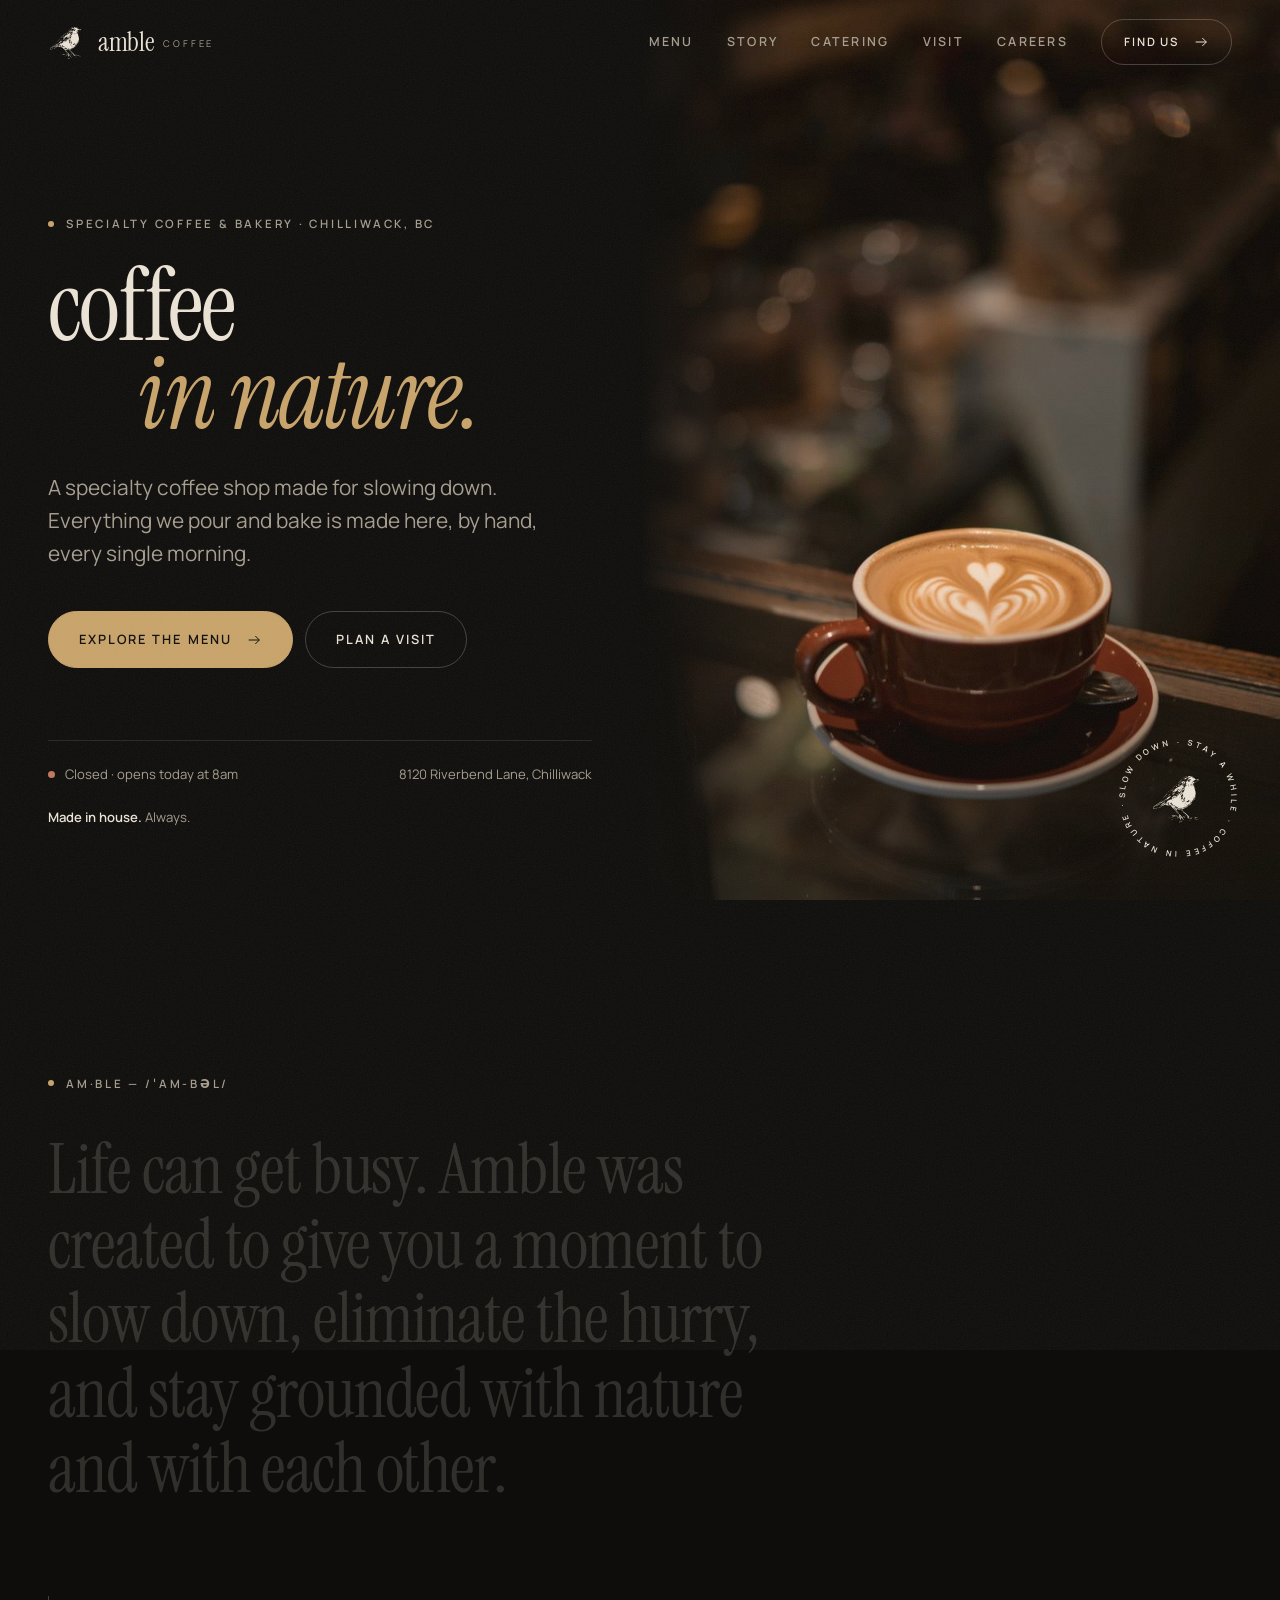
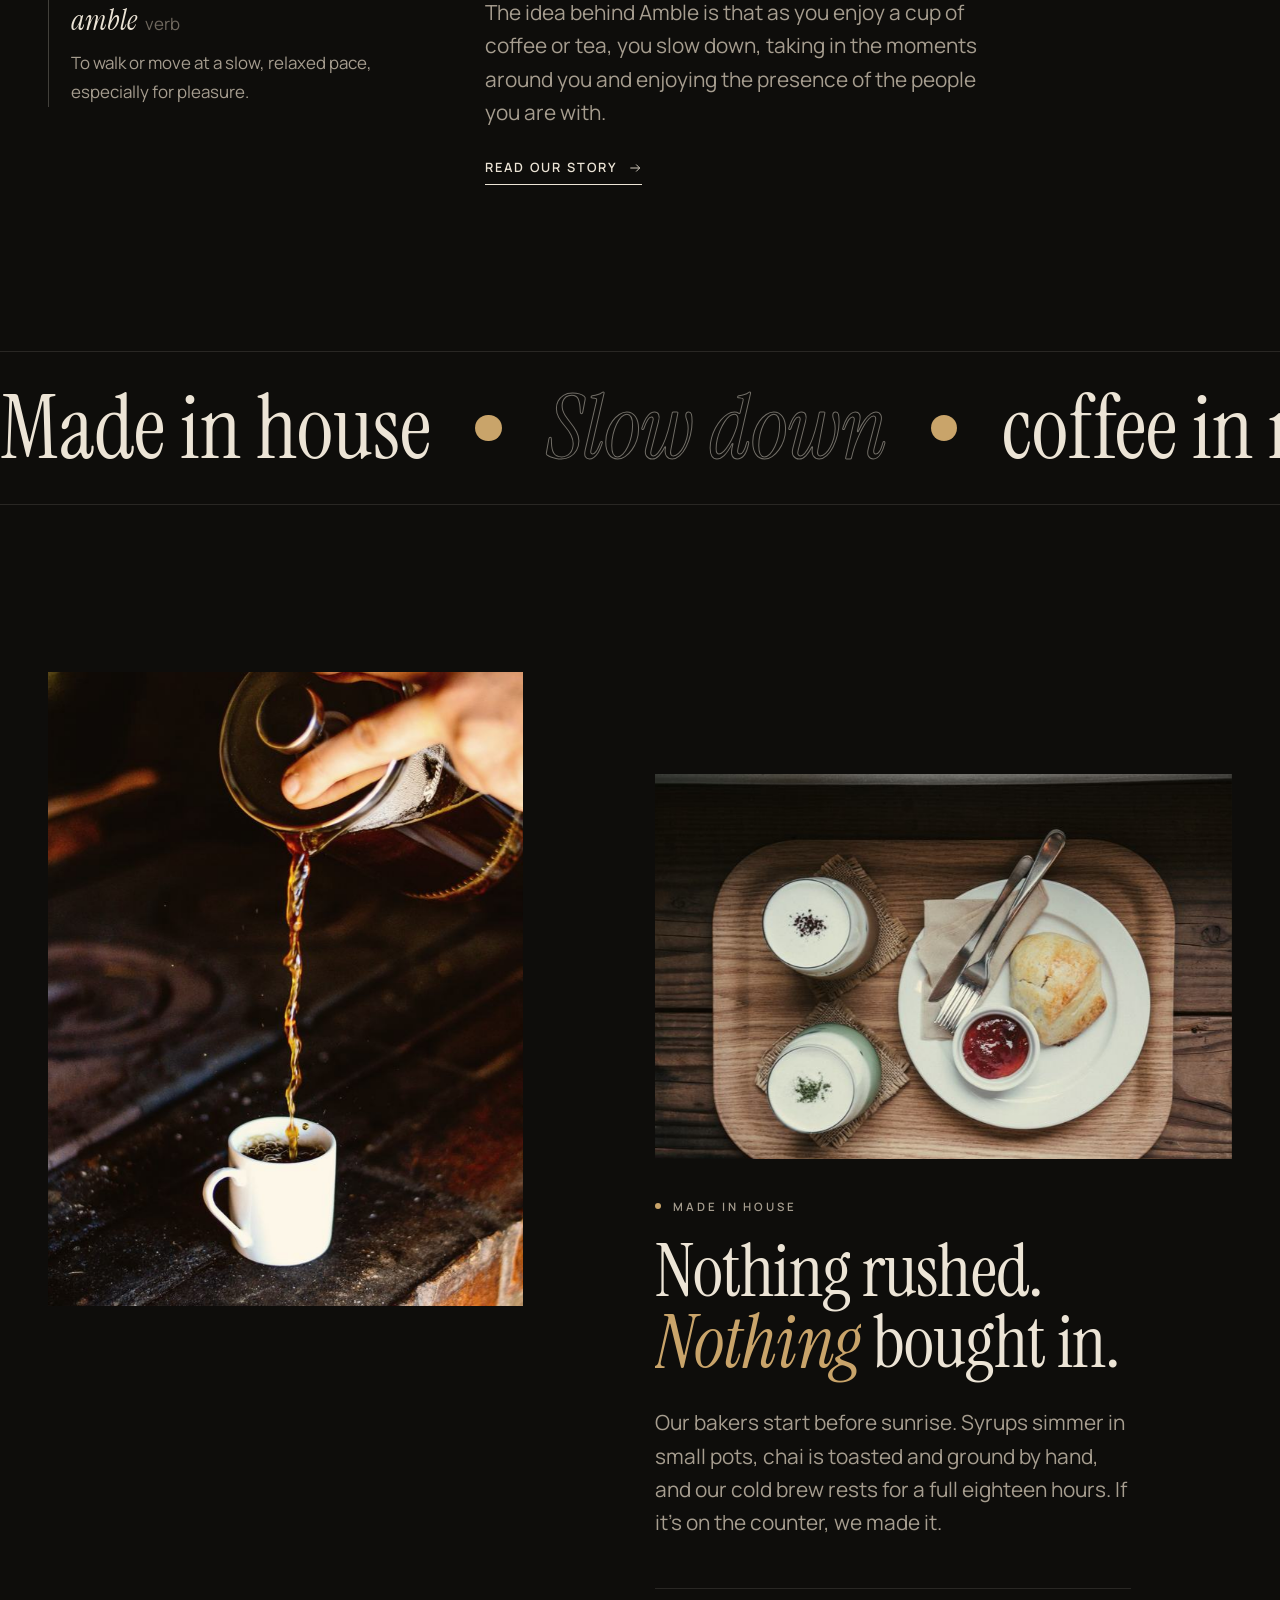
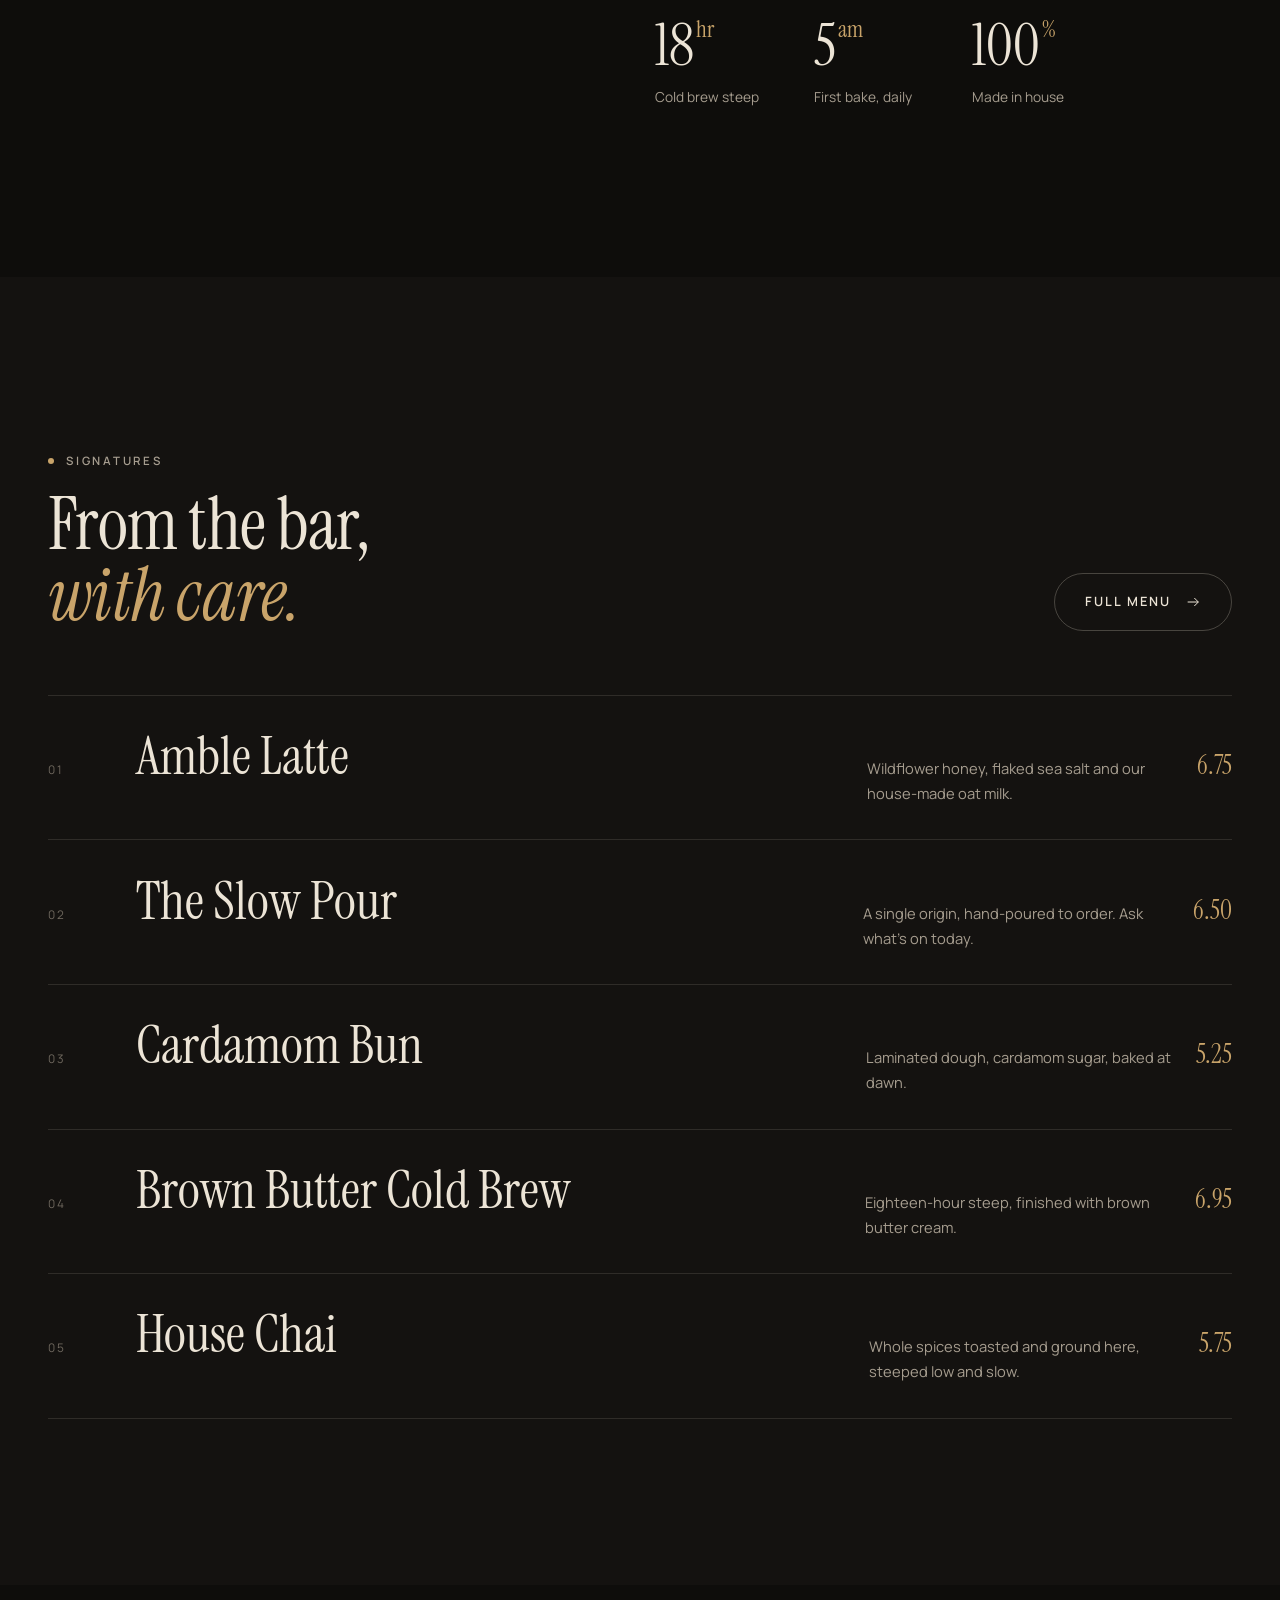
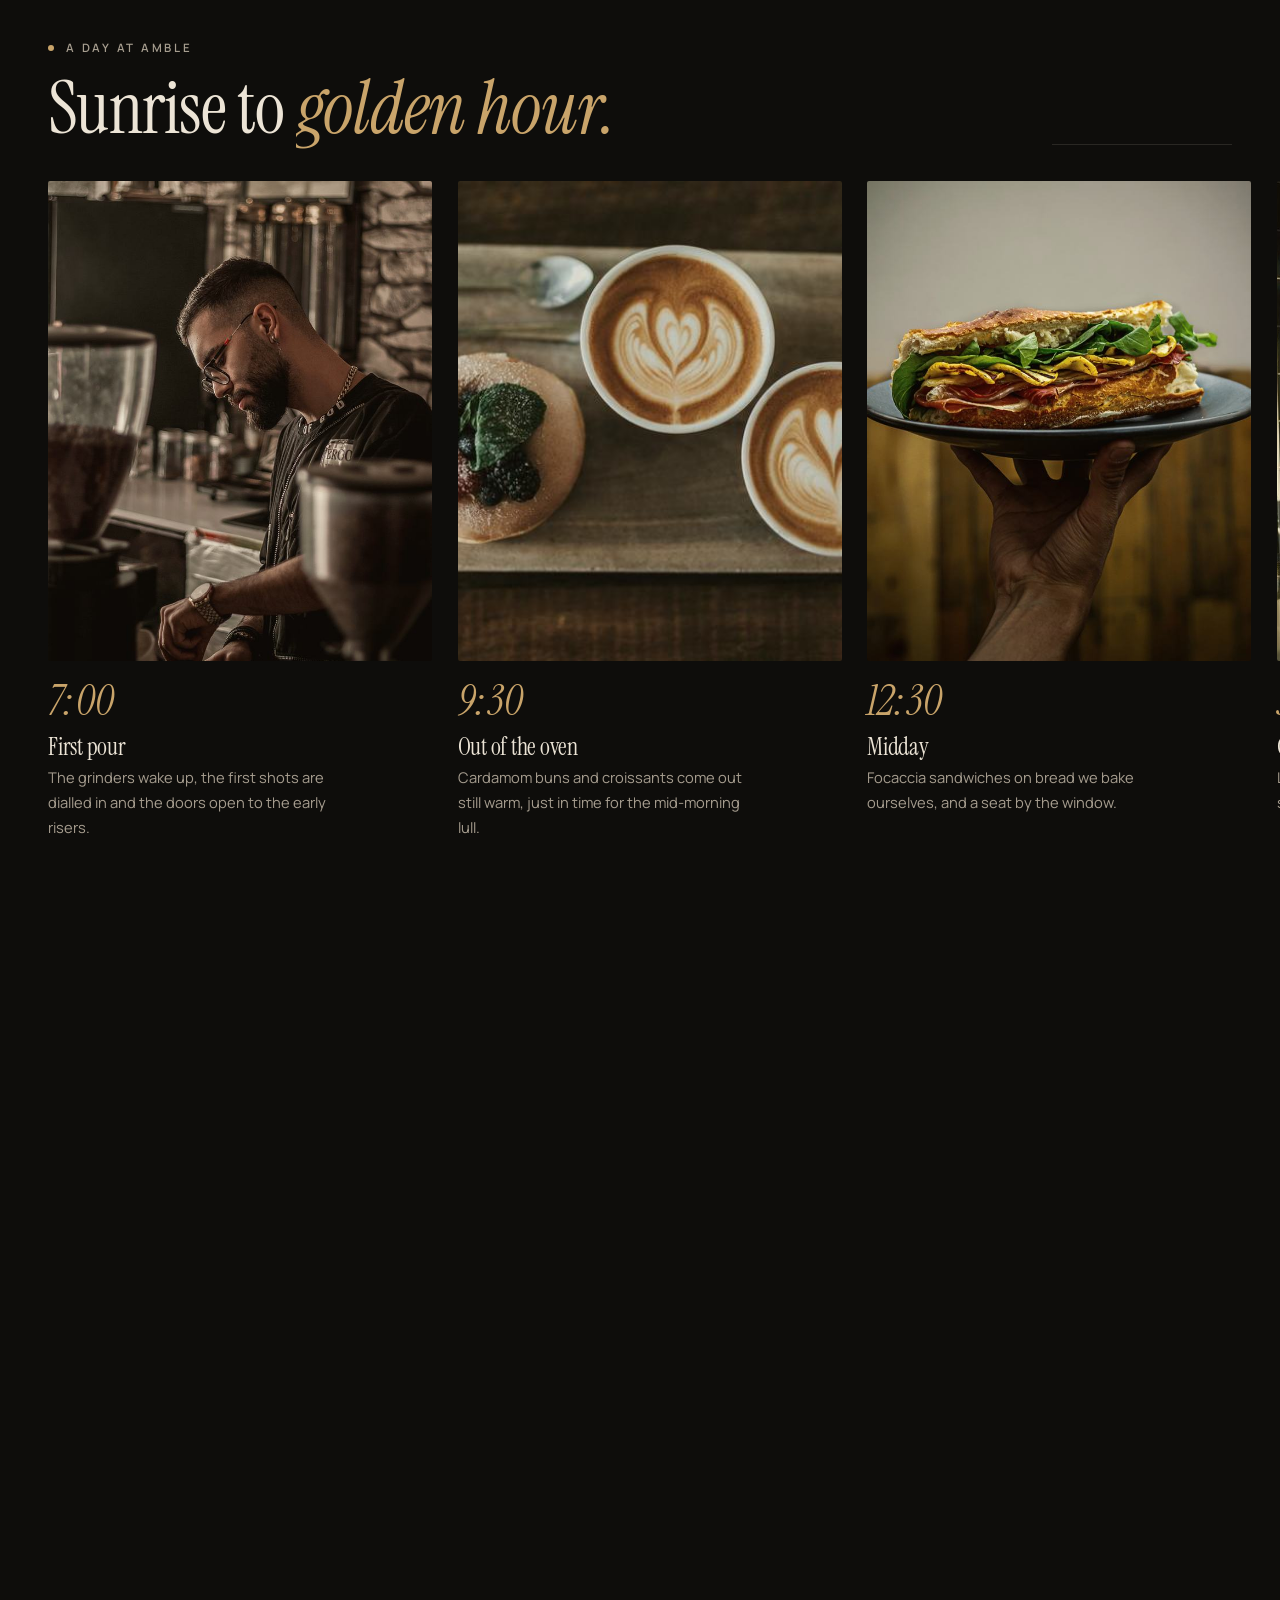
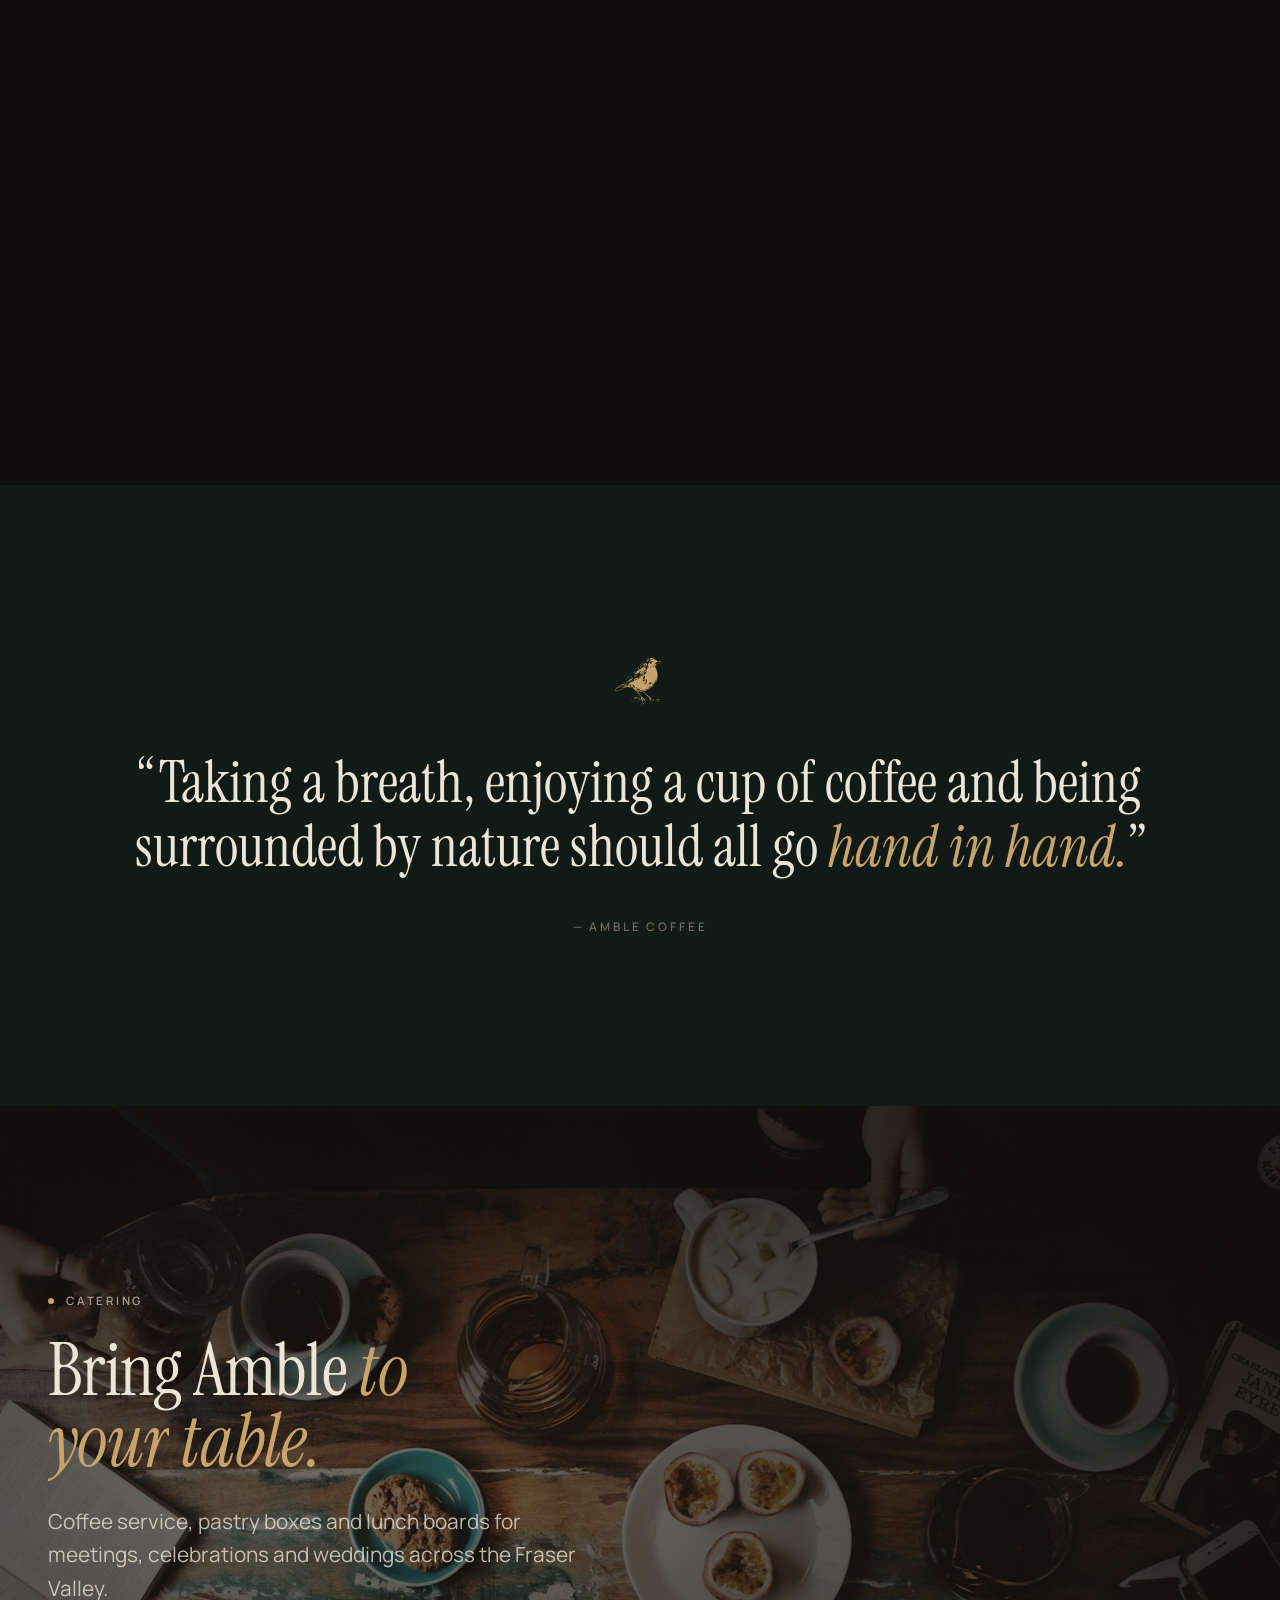
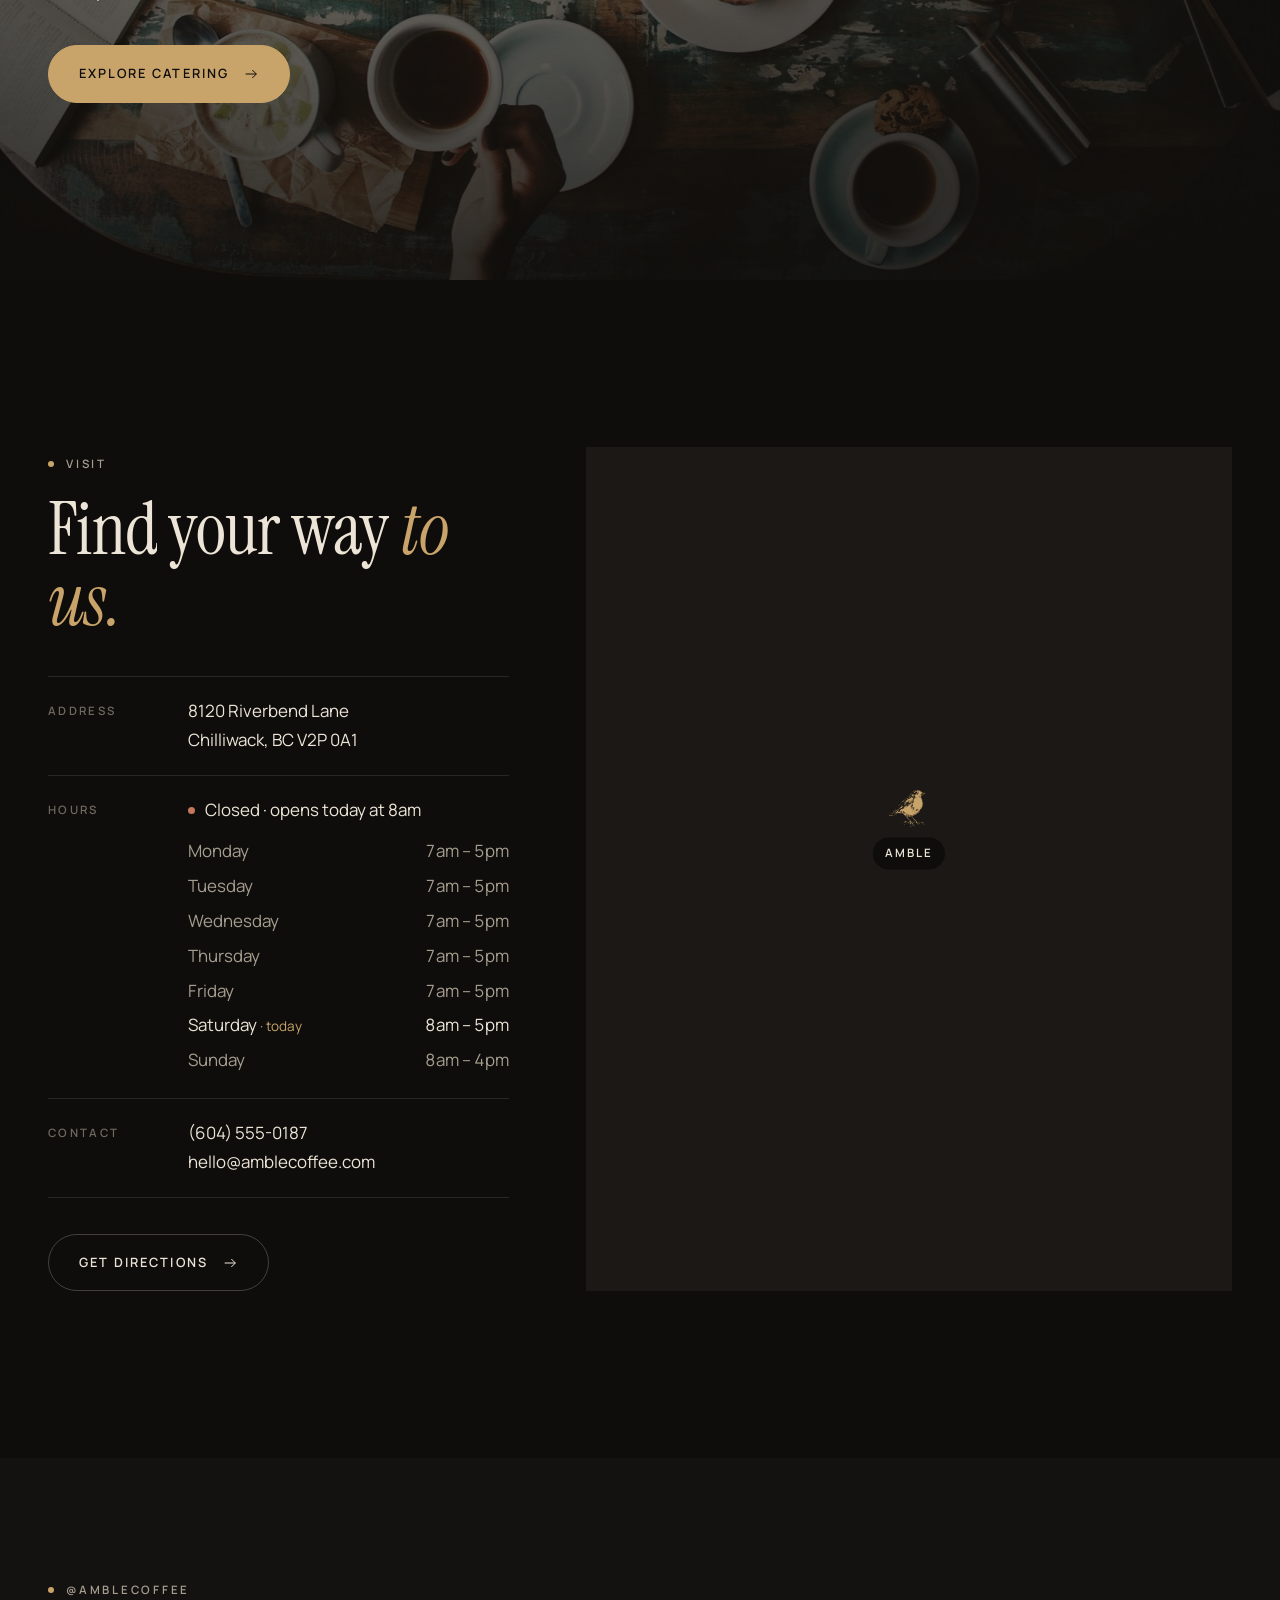
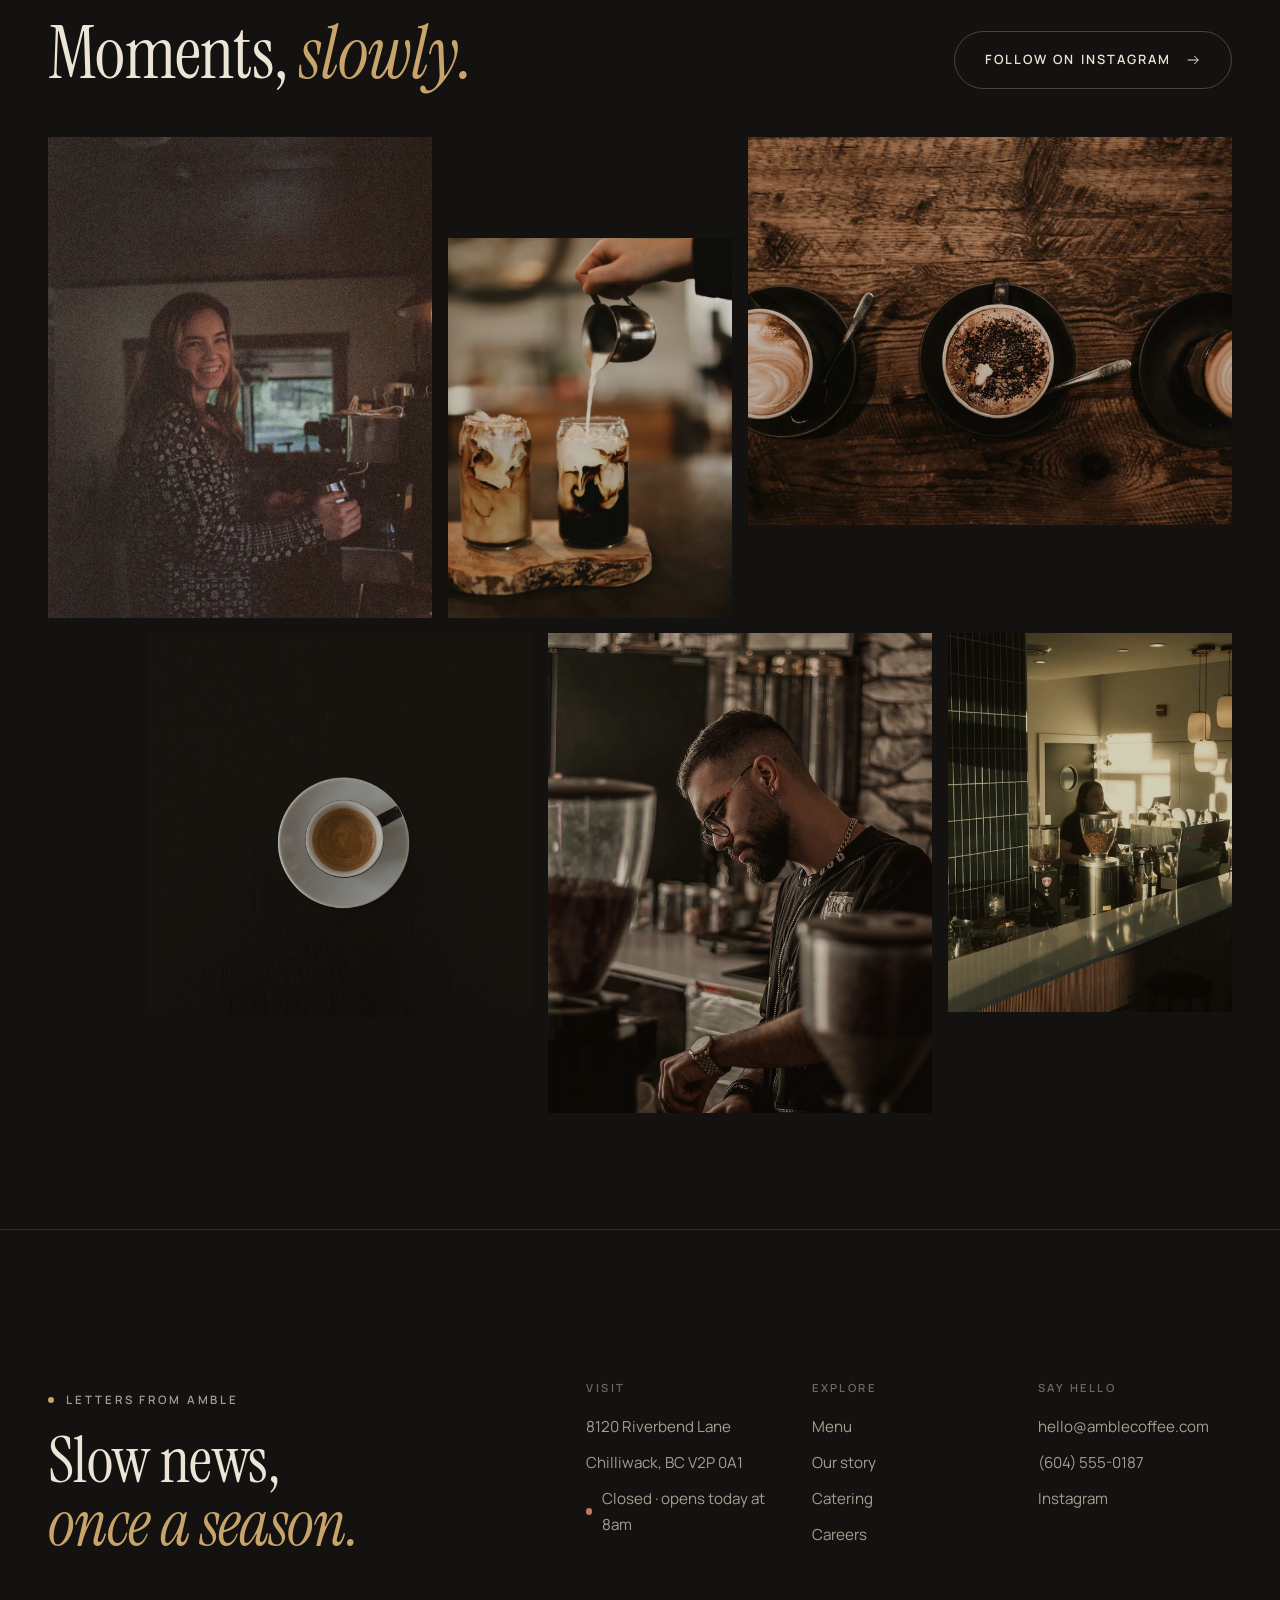
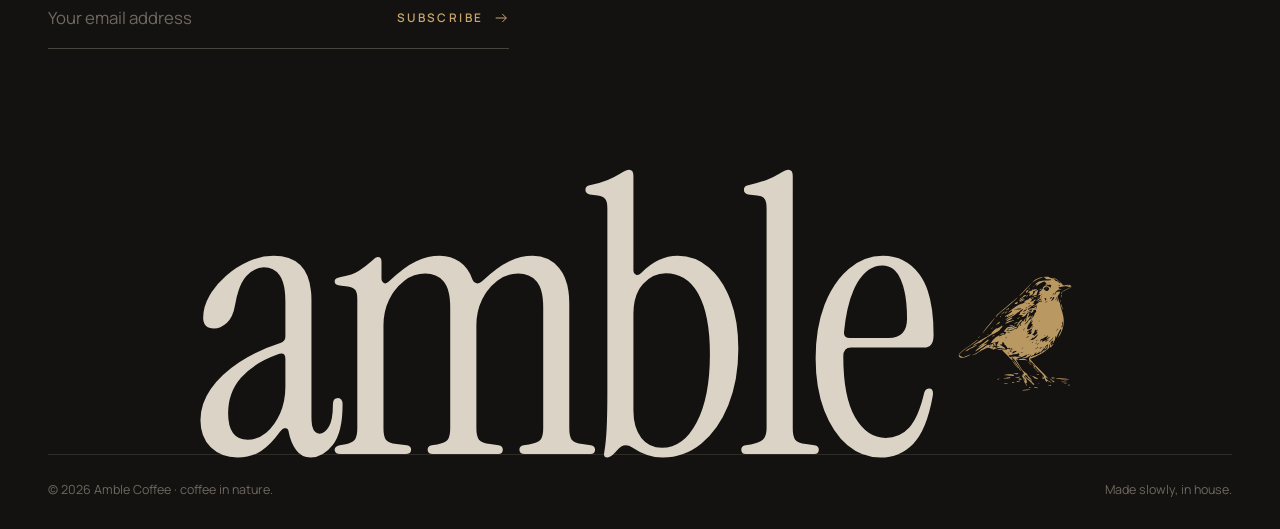
<file: index.html>
<!doctype html>
<html lang="en" class="no-js">
<head>
  <meta charset="utf-8">
  <meta name="viewport" content="width=device-width, initial-scale=1, viewport-fit=cover">
  <title>Amble Coffee — coffee in nature.</title>
  <meta name="description" content="Amble Coffee is a specialty coffee shop and bakery in Chilliwack, BC. Everything made in house, made for slowing down.">
  <link rel="canonical" href="https://amblecoffee.com/">
  <meta name="theme-color" content="#0e0d0b">
  <meta name="color-scheme" content="dark">
  <link rel="icon" href="assets/img/favicon.ico" sizes="any">
  <link rel="apple-touch-icon" href="assets/img/apple-touch-icon.png">
  <meta property="og:type" content="website">
  <meta property="og:site_name" content="Amble Coffee">
  <meta property="og:title" content="Amble Coffee — coffee in nature.">
  <meta property="og:description" content="Amble Coffee is a specialty coffee shop and bakery in Chilliwack, BC. Everything made in house, made for slowing down.">
  <meta property="og:url" content="https://amblecoffee.com/">
  <meta property="og:image" content="https://amblecoffee.com/assets/img/latte-1400.jpg">
  <meta name="twitter:card" content="summary_large_image">
  <link rel="preconnect" href="https://fonts.googleapis.com">
  <link rel="preconnect" href="https://fonts.gstatic.com" crossorigin>
  <link href="https://fonts.googleapis.com/css2?family=Instrument+Serif:ital@0;1&family=Manrope:wght@400;500;600;700&display=swap" rel="stylesheet">
  <link rel="stylesheet" href="assets/css/styles.css">
  <script type="application/ld+json">
  {
    "@context": "https://schema.org",
    "@type": "CafeOrCoffeeShop",
    "name": "Amble Coffee",
    "slogan": "coffee in nature.",
    "url": "https://amblecoffee.com/",
    "image": "https://amblecoffee.com/assets/img/latte-1400.jpg",
    "logo": "https://amblecoffee.com/assets/img/apple-touch-icon.png",
    "telephone": "+16045550187",
    "email": "hello@amblecoffee.com",
    "priceRange": "$$",
    "servesCuisine": ["Coffee", "Tea", "Bakery"],
    "address": { "@type": "PostalAddress", "streetAddress": "8120 Riverbend Lane", "addressLocality": "Chilliwack", "addressRegion": "BC", "postalCode": "V2P 0A1", "addressCountry": "CA" },
    "openingHours": ["Mo-Fr 07:00-17:00", "Sa 08:00-17:00", "Su 08:00-16:00"],
    "sameAs": ["https://www.instagram.com/amblecoffee/"]
  }
  </script>
</head>
<body>
  <a class="skip" href="#main">Skip to content</a>
  <div class="preloader" aria-hidden="true">
    <div class="preloader-inner"><i class="bird"></i><div class="word"><span>amble</span></div></div>
  </div>

  <header class="site-header">
    <div class="container">
      <a class="brand" href="index.html" aria-label="Amble Coffee, home">
        <i class="bird" aria-hidden="true"></i>
        <span class="brand-word">amble<small>coffee</small></span>
      </a>
      <nav class="nav" aria-label="Main">
        <a href="menu.html">Menu</a>
        <a href="story.html">Story</a>
        <a href="catering.html">Catering</a>
        <a href="visit.html">Visit</a>
        <a href="careers.html">Careers</a>
        <a class="btn" href="visit.html">Find us <svg class="arrow" viewBox="0 0 24 24" fill="none" stroke="currentColor" stroke-width="1.5" aria-hidden="true"><path d="M4 12h16M14 6l6 6-6 6"/></svg></a>
      </nav>
      <button class="nav-toggle" aria-expanded="false" aria-controls="menu-overlay"><span class="txt">Menu</span><span class="bars" aria-hidden="true"></span></button>
    </div>
  </header>

  <div class="menu-overlay" id="menu-overlay">
    <nav aria-label="Mobile">
      <a href="index.html" aria-current="page"><span>Home</span></a>
      <a href="menu.html"><span>Menu</span></a>
      <a href="story.html"><span>Story</span></a>
      <a href="catering.html"><span>Catering</span></a>
      <a href="visit.html"><span>Visit</span></a>
      <a href="careers.html"><span>Careers</span></a>
    </nav>
    <div class="menu-meta">
      <span data-status></span>
      <a href="https://www.instagram.com/amblecoffee/" target="_blank" rel="noopener">@amblecoffee</a>
    </div>
  </div>

  <main id="main">
    <!-- Hero -->
    <section class="hero">
      <div class="hero-copy">
        <span class="label reveal">Specialty coffee &amp; bakery · Chilliwack, BC</span>
        <h1 class="display split">
          <span class="line">coffee</span>
          <span class="line indent"><em>in nature.</em></span>
        </h1>
        <p class="lede reveal" data-delay="2">A specialty coffee shop made for slowing down. Everything we pour and bake is made here, by hand, every single morning.</p>
        <div class="btn-row reveal" data-delay="3">
          <a class="btn btn--solid" href="menu.html">Explore the menu <svg class="arrow" viewBox="0 0 24 24" fill="none" stroke="currentColor" stroke-width="1.5" aria-hidden="true"><path d="M4 12h16M14 6l6 6-6 6"/></svg></a>
          <a class="btn" href="visit.html">Plan a visit</a>
        </div>
        <div class="hero-foot reveal" data-delay="3">
          <span data-status></span>
          <span>8120 Riverbend Lane, Chilliwack</span>
          <span><strong>Made in house.</strong> Always.</span>
        </div>
      </div>
      <div class="hero-media">
        <div class="media hero-img"><img src="assets/img/latte-1400.jpg" srcset="assets/img/latte-800.jpg 800w, assets/img/latte-1400.jpg 1400w" sizes="(max-width: 960px) 100vw, 50vw" alt="A latte with heart latte art on a dark counter, warm café lights behind" fetchpriority="high"></div>
        <div class="hero-badge" aria-hidden="true">
          <svg viewBox="0 0 120 120"><defs><path id="ring" d="M60 60m-50 0a50 50 0 1 1 100 0a50 50 0 1 1-100 0"/></defs>
            <text fill="currentColor" font-family="Manrope, sans-serif" font-size="7.4" font-weight="600"><textPath href="#ring" textLength="308" lengthAdjust="spacing">SLOW DOWN · STAY A WHILE · COFFEE IN NATURE ·</textPath></text></svg>
          <i class="bird"></i>
        </div>
      </div>
    </section>

    <!-- Manifesto -->
    <section class="section manifesto">
      <div class="container">
        <span class="label reveal">am·ble — /ˈam-bəl/</span>
        <p class="big lit" data-accent="slow,hurry,grounded,other.">Life can get busy. Amble was created to give you a moment to slow down, eliminate the hurry, and stay grounded with nature and with each other.</p>
        <div class="manifesto-foot">
          <div class="definition reveal">
            <b>amble</b><span class="pron">verb</span>
            <p>To walk or move at a slow, relaxed pace, especially for pleasure.</p>
          </div>
          <div class="reveal" data-delay="1" style="max-width:520px">
            <p class="lede" style="max-width:none">The idea behind Amble is that as you enjoy a cup of coffee or tea, you slow down, taking in the moments around you and enjoying the presence of the people you are with.</p>
            <a class="link" href="story.html">Read our story <svg class="arrow" viewBox="0 0 24 24" fill="none" stroke="currentColor" stroke-width="1.5" aria-hidden="true"><path d="M4 12h16M14 6l6 6-6 6"/></svg></a>
          </div>
        </div>
      </div>
    </section>

    <!-- Marquee -->
    <div class="marquee" aria-hidden="true">
      <div class="marquee-track">
        <span>Made in house</span><span>Slow down</span><span>coffee in nature</span><span>Stay a while</span>
        <span>Made in house</span><span>Slow down</span><span>coffee in nature</span><span>Stay a while</span>
      </div>
    </div>

    <!-- Made in house -->
    <section class="section">
      <div class="container collage">
        <div class="media wipe c-a" data-parallax><img src="assets/img/pour-1200.jpg" srcset="assets/img/pour-700.jpg 700w, assets/img/pour-1200.jpg 1200w" sizes="(max-width: 860px) 100vw, 40vw" alt="Coffee poured slowly from a glass carafe into a white cup" loading="lazy" decoding="async"></div>
        <div class="media wipe c-b" data-parallax><img src="assets/img/pastry-1800.jpg" srcset="assets/img/pastry-900.jpg 900w, assets/img/pastry-1800.jpg 1800w" sizes="(max-width: 860px) 80vw, 50vw" alt="A breakfast tray with a fresh scone, jam and yogurt on dark wood" loading="lazy" decoding="async"></div>
        <div class="c-copy">
          <span class="label reveal">Made in house</span>
          <h2 class="split" style="margin:18px 0 28px">Nothing rushed. <em>Nothing</em> bought in.</h2>
          <p class="lede reveal">Our bakers start before sunrise. Syrups simmer in small pots, chai is toasted and ground by hand, and our cold brew rests for a full eighteen hours. If it’s on the counter, we made it.</p>
          <div class="facts reveal" data-delay="1">
            <div class="fact"><span class="num">18<sup>hr</sup></span><span>Cold brew steep</span></div>
            <div class="fact"><span class="num">5<sup>am</sup></span><span>First bake, daily</span></div>
            <div class="fact"><span class="num">100<sup>%</sup></span><span>Made in house</span></div>
          </div>
        </div>
      </div>
    </section>

    <!-- Signatures -->
    <section class="section section--alt">
      <div class="container">
        <div class="sig-head">
          <div>
            <span class="label reveal">Signatures</span>
            <h2 class="split">From the bar, <em>with care.</em></h2>
          </div>
          <a class="btn reveal" href="menu.html">Full menu <svg class="arrow" viewBox="0 0 24 24" fill="none" stroke="currentColor" stroke-width="1.5" aria-hidden="true"><path d="M4 12h16M14 6l6 6-6 6"/></svg></a>
        </div>
        <ul class="sig-list reveal">
          <li class="sig-item"><a href="menu.html">
            <span class="n">01</span><span class="t">Amble Latte</span><span class="d">Wildflower honey, flaked sea salt and our house-made oat milk.</span><span class="p">6.75</span>
          </a></li>
          <li class="sig-item"><a href="menu.html">
            <span class="n">02</span><span class="t">The Slow Pour</span><span class="d">A single origin, hand-poured to order. Ask what’s on today.</span><span class="p">6.50</span>
          </a></li>
          <li class="sig-item"><a href="menu.html">
            <span class="n">03</span><span class="t">Cardamom Bun</span><span class="d">Laminated dough, cardamom sugar, baked at dawn.</span><span class="p">5.25</span>
          </a></li>
          <li class="sig-item"><a href="menu.html">
            <span class="n">04</span><span class="t">Brown Butter Cold Brew</span><span class="d">Eighteen-hour steep, finished with brown butter cream.</span><span class="p">6.95</span>
          </a></li>
          <li class="sig-item"><a href="menu.html">
            <span class="n">05</span><span class="t">House Chai</span><span class="d">Whole spices toasted and ground here, steeped low and slow.</span><span class="p">5.75</span>
          </a></li>
        </ul>
        <div class="sig-float" aria-hidden="true">
          <img src="assets/img/latte-700.jpg" alt="" loading="lazy">
          <img src="assets/img/pour-700.jpg" alt="" loading="lazy">
          <img src="assets/img/pastry-700.jpg" alt="" loading="lazy">
          <img src="assets/img/iced-pour-700.jpg" alt="" loading="lazy">
          <img src="assets/img/tea-700.jpg" alt="" loading="lazy">
        </div>
      </div>
    </section>

    <!-- A day at Amble -->
    <section class="hscroll" aria-label="A day at Amble">
      <div class="hscroll-sticky">
        <div class="container hscroll-head">
          <div>
            <span class="label">A day at Amble</span>
            <h2 class="split">Sunrise to <em>golden hour.</em></h2>
          </div>
          <div class="hscroll-progress" aria-hidden="true"><i></i></div>
        </div>
        <div class="hscroll-track">
          <article class="moment">
            <div class="media"><img src="assets/img/barista-1200.jpg" srcset="assets/img/barista-700.jpg 700w, assets/img/barista-1200.jpg 1200w" sizes="(max-width: 860px) 78vw, 30vw" alt="A barista tamping espresso at the grinder" loading="lazy" decoding="async"></div>
            <span class="time">7:00</span>
            <h3>First pour</h3>
            <p>The grinders wake up, the first shots are dialled in and the doors open to the early risers.</p>
          </article>
          <article class="moment">
            <div class="media"><img src="assets/img/lattes-900.jpg" srcset="assets/img/lattes-700.jpg 700w, assets/img/lattes-900.jpg 900w" sizes="(max-width: 860px) 78vw, 30vw" alt="Two lattes and a berry pastry on a wooden board" loading="lazy" decoding="async"></div>
            <span class="time">9:30</span>
            <h3>Out of the oven</h3>
            <p>Cardamom buns and croissants come out still warm, just in time for the mid-morning lull.</p>
          </article>
          <article class="moment">
            <div class="media"><img src="assets/img/sandwich-1200.jpg" srcset="assets/img/sandwich-700.jpg 700w, assets/img/sandwich-1200.jpg 1200w" sizes="(max-width: 860px) 78vw, 30vw" alt="A focaccia sandwich held up on a plate" loading="lazy" decoding="async"></div>
            <span class="time">12:30</span>
            <h3>Midday</h3>
            <p>Focaccia sandwiches on bread we bake ourselves, and a seat by the window.</p>
          </article>
          <article class="moment">
            <div class="media"><img src="assets/img/cafe-bar-1284.jpg" srcset="assets/img/cafe-bar-700.jpg 700w, assets/img/cafe-bar-1284.jpg 1284w" sizes="(max-width: 860px) 78vw, 30vw" alt="Late sun across the Amble Coffee bar" loading="lazy" decoding="async"></div>
            <span class="time">3:00</span>
            <h3>Golden hour</h3>
            <p>Long light across the bar. The best time for a slow pour and a long conversation.</p>
          </article>
          <article class="moment">
            <div class="media"><img src="assets/img/tea-900.jpg" srcset="assets/img/tea-700.jpg 700w, assets/img/tea-900.jpg 900w" sizes="(max-width: 860px) 78vw, 30vw" alt="A tray with tea, coffee and fresh flowers" loading="lazy" decoding="async"></div>
            <span class="time">4:00</span>
            <h3>Slow afternoon</h3>
            <p>A pot of tea, a good book, and nowhere else to be.</p>
          </article>
          <article class="moment moment--end">
            <span class="label label--plain">Open daily</span>
            <h3 style="font-size:clamp(2.2rem,1.6rem+2vw,3.4rem);margin:16px 0 28px">Come <em>stay a while.</em></h3>
            <a class="btn" href="visit.html">Plan a visit <svg class="arrow" viewBox="0 0 24 24" fill="none" stroke="currentColor" stroke-width="1.5" aria-hidden="true"><path d="M4 12h16M14 6l6 6-6 6"/></svg></a>
          </article>
        </div>
      </div>
    </section>

    <!-- Quote -->
    <section class="section section--forest">
      <div class="container quote">
        <i class="bird reveal" aria-hidden="true"></i>
        <blockquote class="split">“Taking a breath, enjoying a cup of coffee and being surrounded by nature should all go <em>hand in hand.</em>”</blockquote>
        <cite class="reveal">— Amble Coffee</cite>
      </div>
    </section>

    <!-- Catering -->
    <section class="band">
      <div class="media" data-parallax><img src="assets/img/spread-2000.jpg" srcset="assets/img/spread-1000.jpg 1000w, assets/img/spread-2000.jpg 2000w" sizes="100vw" alt="" loading="lazy" decoding="async"></div>
      <div class="container">
        <span class="label reveal">Catering</span>
        <h2 class="split">Bring Amble <em>to your table.</em></h2>
        <p class="lede reveal">Coffee service, pastry boxes and lunch boards for meetings, celebrations and weddings across the Fraser Valley.</p>
        <div class="btn-row reveal">
          <a class="btn btn--solid" href="catering.html">Explore catering <svg class="arrow" viewBox="0 0 24 24" fill="none" stroke="currentColor" stroke-width="1.5" aria-hidden="true"><path d="M4 12h16M14 6l6 6-6 6"/></svg></a>
        </div>
      </div>
    </section>

    <!-- Visit -->
    <section class="section">
      <div class="container visit">
        <div>
          <span class="label reveal">Visit</span>
          <h2 class="split">Find your way <em>to us.</em></h2>
          <dl class="reveal">
            <div class="info-row"><dt>Address</dt><dd>8120 Riverbend Lane<br>Chilliwack, BC V2P 0A1</dd></div>
            <div class="info-row"><dt>Hours</dt><dd><span data-status style="margin-bottom:10px"></span><table class="hours" data-hours aria-label="Opening hours"></table></dd></div>
            <div class="info-row"><dt>Contact</dt><dd><a href="tel:+16045550187">(604) 555-0187</a><br><a href="mailto:hello@amblecoffee.com">hello@amblecoffee.com</a></dd></div>
          </dl>
          <div class="btn-row reveal" style="margin-top:36px"><a class="btn" href="https://www.google.com/maps/search/?api=1&amp;query=Chilliwack%2C+BC" target="_blank" rel="noopener">Get directions <svg class="arrow" viewBox="0 0 24 24" fill="none" stroke="currentColor" stroke-width="1.5" aria-hidden="true"><path d="M4 12h16M14 6l6 6-6 6"/></svg></a></div>
        </div>
        <div class="map reveal" data-delay="1">
          <iframe title="Map showing Amble Coffee" src="https://maps.google.com/maps?q=Chilliwack%2C%20BC&amp;z=14&amp;output=embed" loading="lazy" referrerpolicy="no-referrer-when-downgrade"></iframe>
          <div class="map-pin"><i class="bird"></i><span>Amble</span></div>
        </div>
      </div>
    </section>

    <!-- Instagram -->
    <section class="section section--tight section--alt">
      <div class="container">
        <div class="ig-head">
          <div>
            <span class="label reveal">@amblecoffee</span>
            <h2 class="split">Moments, <em>slowly.</em></h2>
          </div>
          <a class="btn reveal" href="https://www.instagram.com/amblecoffee/" target="_blank" rel="noopener">Follow on Instagram <svg class="arrow" viewBox="0 0 24 24" fill="none" stroke="currentColor" stroke-width="1.5" aria-hidden="true"><path d="M4 12h16M14 6l6 6-6 6"/></svg></a>
        </div>
        <div class="ig reveal">
          <a href="https://www.instagram.com/amblecoffee/" target="_blank" rel="noopener" aria-label="Amble Coffee on Instagram"><img src="assets/img/cafe-barista-600.jpg" alt="" loading="lazy"></a>
          <a href="https://www.instagram.com/amblecoffee/" target="_blank" rel="noopener" aria-label="Amble Coffee on Instagram"><img src="assets/img/iced-pour-700.jpg" alt="" loading="lazy"></a>
          <a href="https://www.instagram.com/amblecoffee/" target="_blank" rel="noopener" aria-label="Amble Coffee on Instagram"><img src="assets/img/trio-900.jpg" alt="" loading="lazy"></a>
          <a href="https://www.instagram.com/amblecoffee/" target="_blank" rel="noopener" aria-label="Amble Coffee on Instagram"><img src="assets/img/cup-1000.jpg" alt="" loading="lazy"></a>
          <a href="https://www.instagram.com/amblecoffee/" target="_blank" rel="noopener" aria-label="Amble Coffee on Instagram"><img src="assets/img/barista-700.jpg" alt="" loading="lazy"></a>
          <a href="https://www.instagram.com/amblecoffee/" target="_blank" rel="noopener" aria-label="Amble Coffee on Instagram"><img src="assets/img/cafe-bar-700.jpg" alt="" loading="lazy"></a>
        </div>
      </div>
    </section>
  </main>

  <footer class="site-footer">
    <div class="container">
      <div class="footer-top">
        <div>
          <span class="label">Letters from Amble</span>
          <h2>Slow news, <em>once a season.</em></h2>
          <!-- Connect to Mailchimp / Klaviyo / Formspree by setting the action URL. -->
          <form class="newsletter" action="#" method="post" data-async data-success="You're on the list. Thank you.">
            <input type="email" name="email" placeholder="Your email address" required autocomplete="email" aria-label="Email address">
            <button type="submit">Subscribe <svg class="arrow" viewBox="0 0 24 24" fill="none" stroke="currentColor" stroke-width="1.5" aria-hidden="true"><path d="M4 12h16M14 6l6 6-6 6"/></svg></button>
          </form>
          <p class="form-note small" role="status" aria-live="polite" style="margin-top:12px"></p>
        </div>
        <div class="footer-cols">
          <div>
            <h4>Visit</h4>
            <ul>
              <li>8120 Riverbend Lane</li>
              <li>Chilliwack, BC V2P 0A1</li>
              <li><span data-status></span></li>
            </ul>
          </div>
          <div>
            <h4>Explore</h4>
            <ul>
              <li><a href="menu.html">Menu</a></li>
              <li><a href="story.html">Our story</a></li>
              <li><a href="catering.html">Catering</a></li>
              <li><a href="careers.html">Careers</a></li>
            </ul>
          </div>
          <div>
            <h4>Say hello</h4>
            <ul>
              <li><a href="mailto:hello@amblecoffee.com">hello@amblecoffee.com</a></li>
              <li><a href="tel:+16045550187">(604) 555-0187</a></li>
              <li><a href="https://www.instagram.com/amblecoffee/" target="_blank" rel="noopener">Instagram</a></li>
            </ul>
          </div>
        </div>
      </div>
      <div class="footer-mark" aria-hidden="true">amble<i class="bird"></i></div>
      <div class="footer-bottom">
        <span>© <span data-year></span> Amble Coffee · coffee in nature.</span>
        <span>Made slowly, in house.</span>
      </div>
    </div>
  </footer>

  <script src="assets/js/main.js" defer></script>
</body>
</html>
</file>
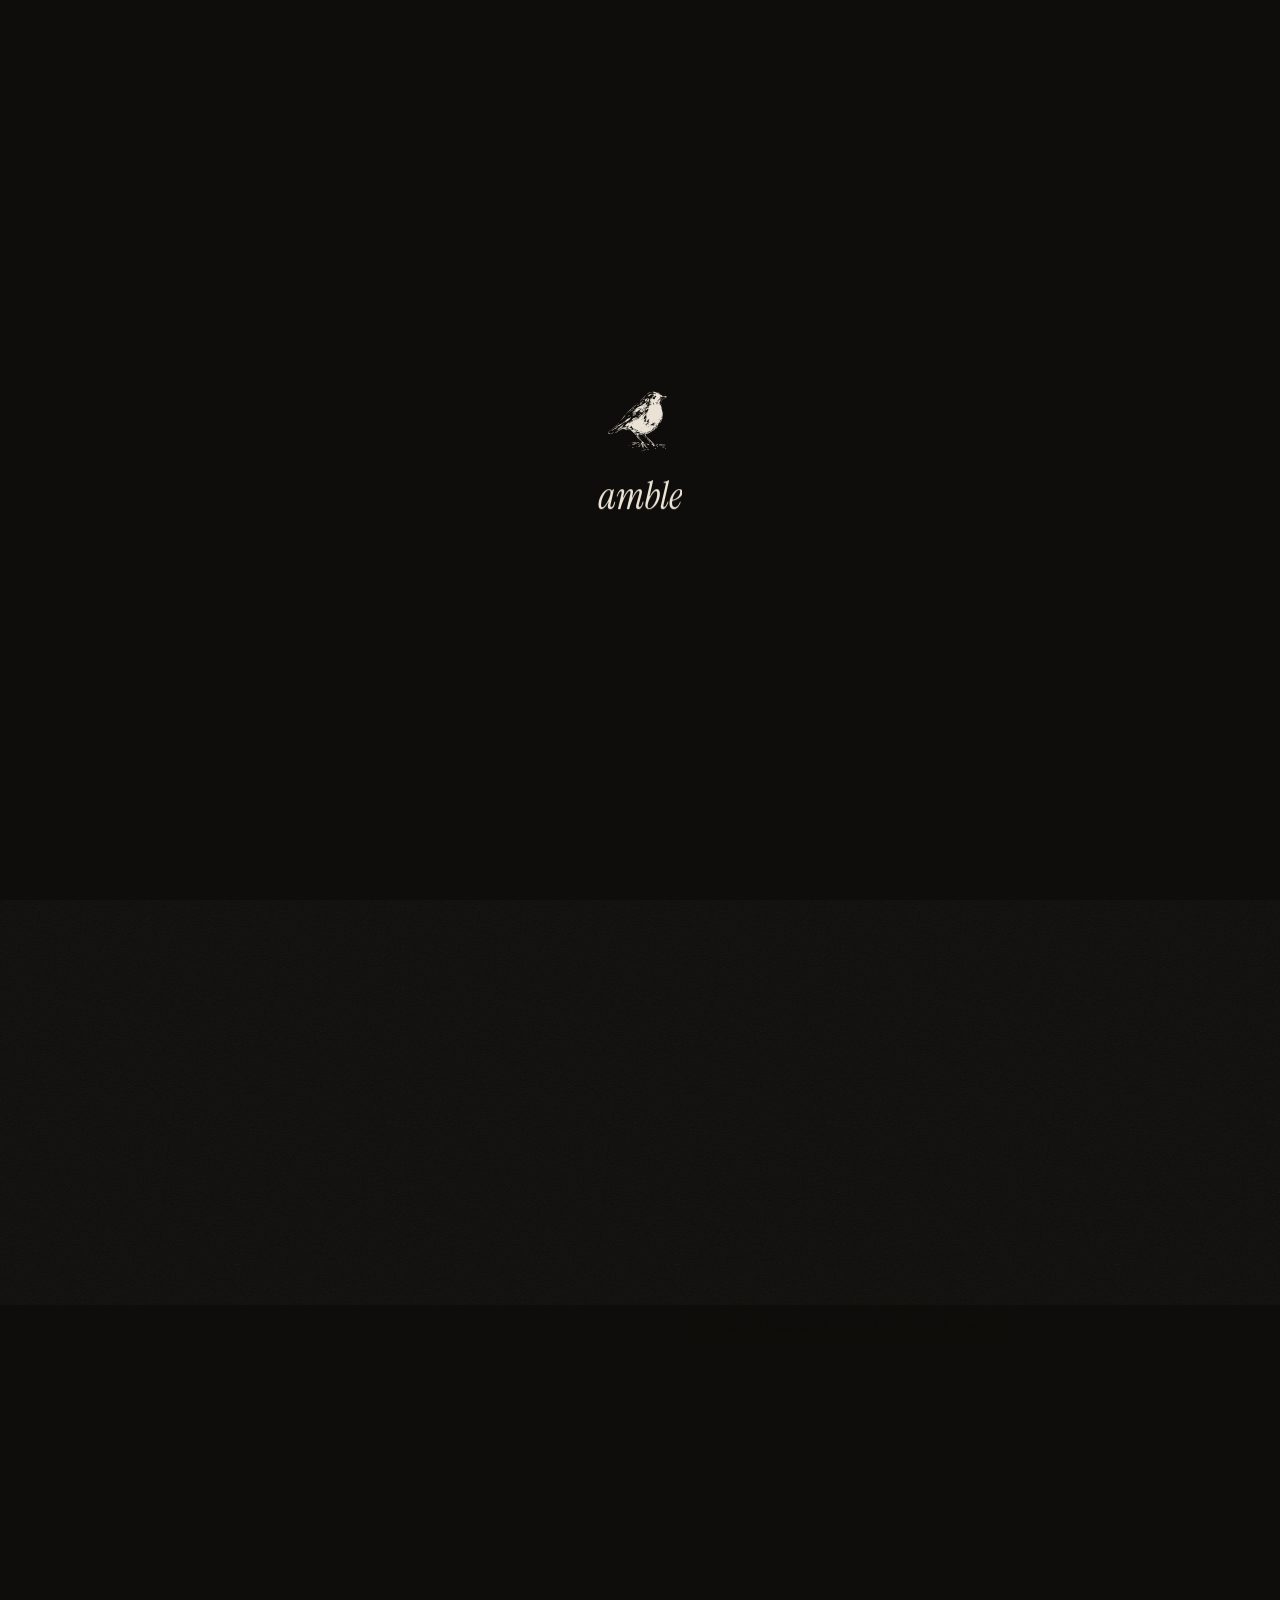
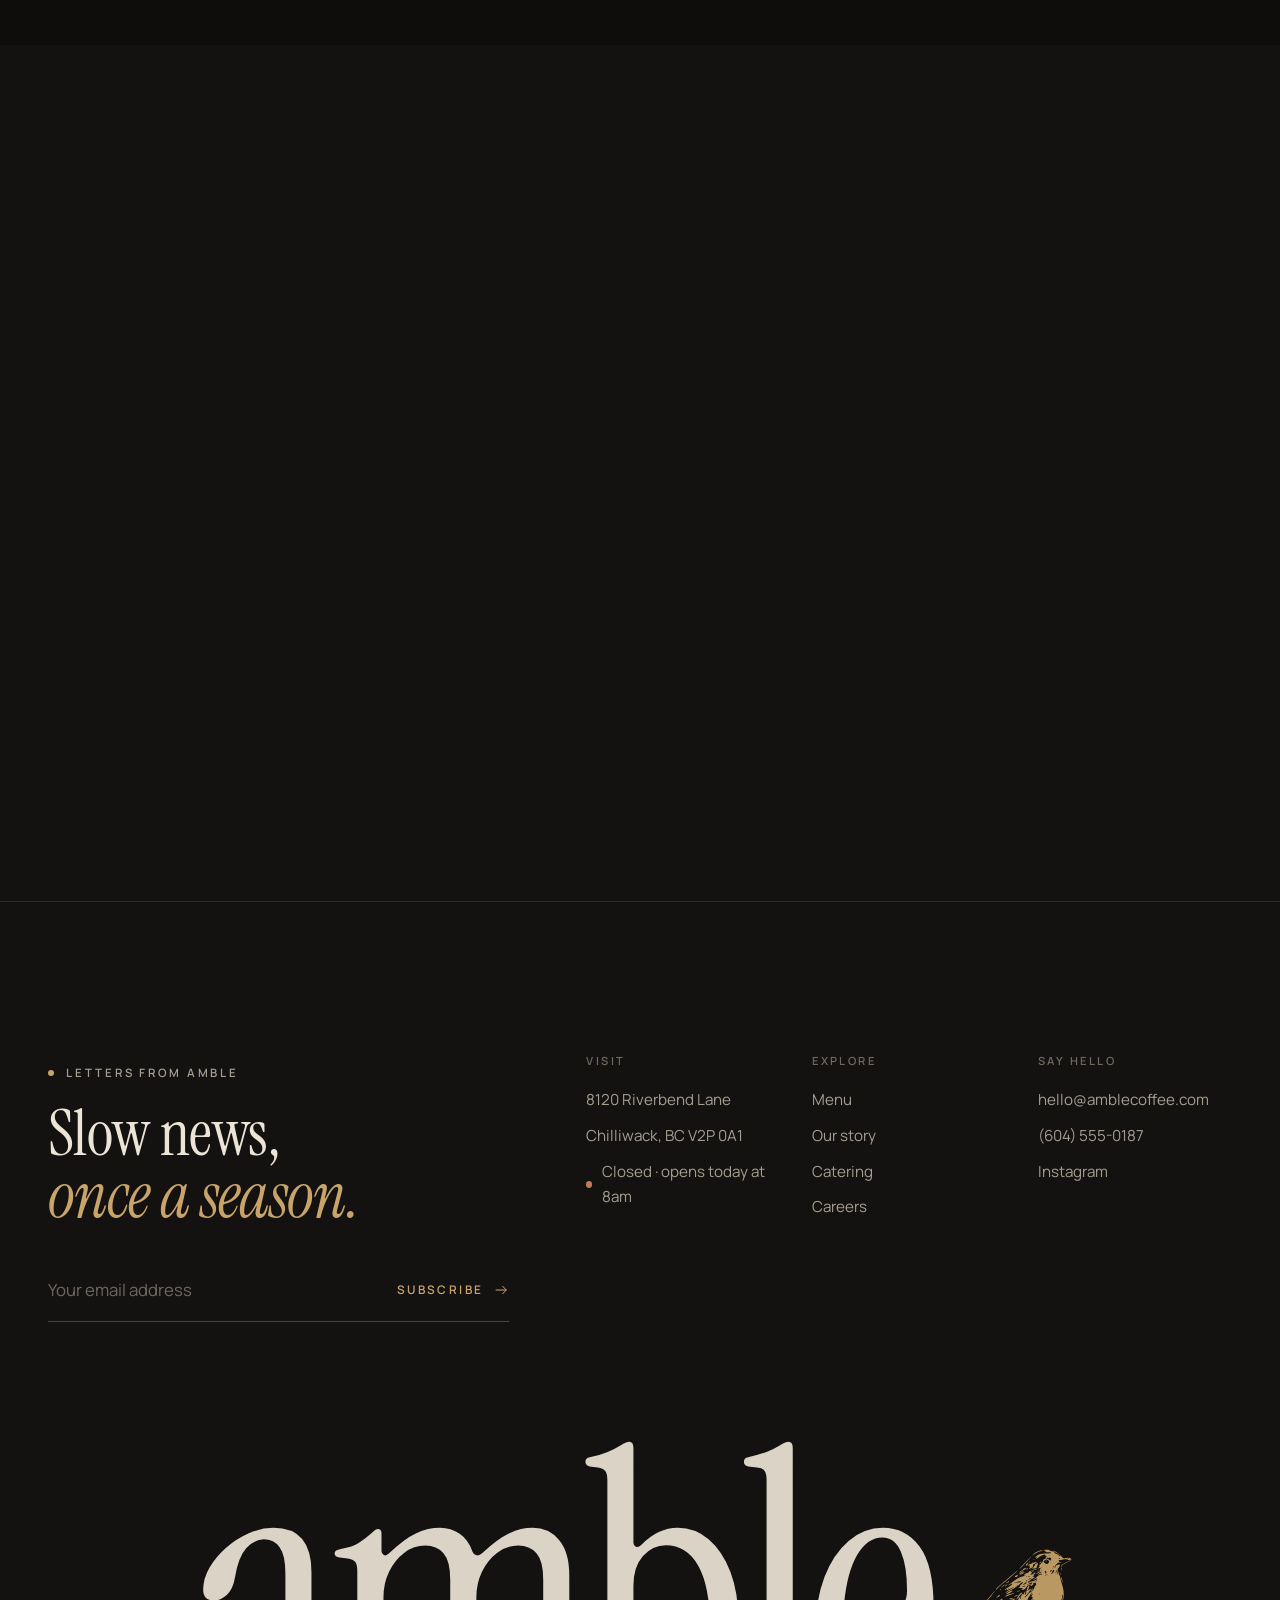
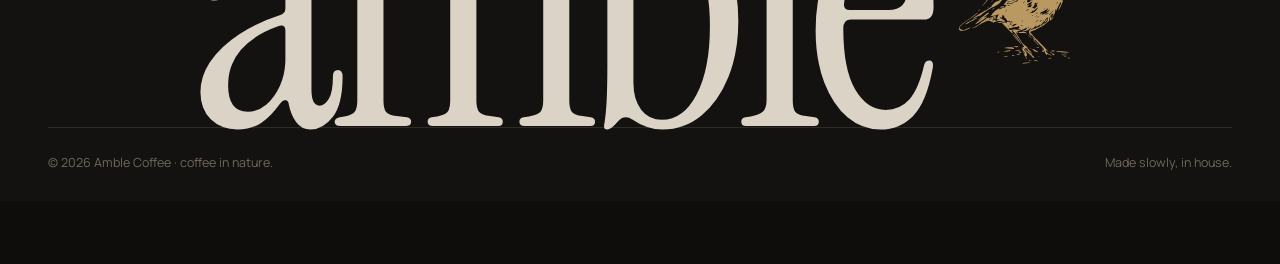
<file: careers/index.html>
<!doctype html>
<meta charset="utf-8">
<title>Careers — Amble Coffee</title>
<link rel="canonical" href="https://amblecoffee.com/careers.html">
<meta http-equiv="refresh" content="0; url=/careers.html">
<p>Moved to <a href="/careers.html">amblecoffee.com/careers.html</a>.</p>
</file>
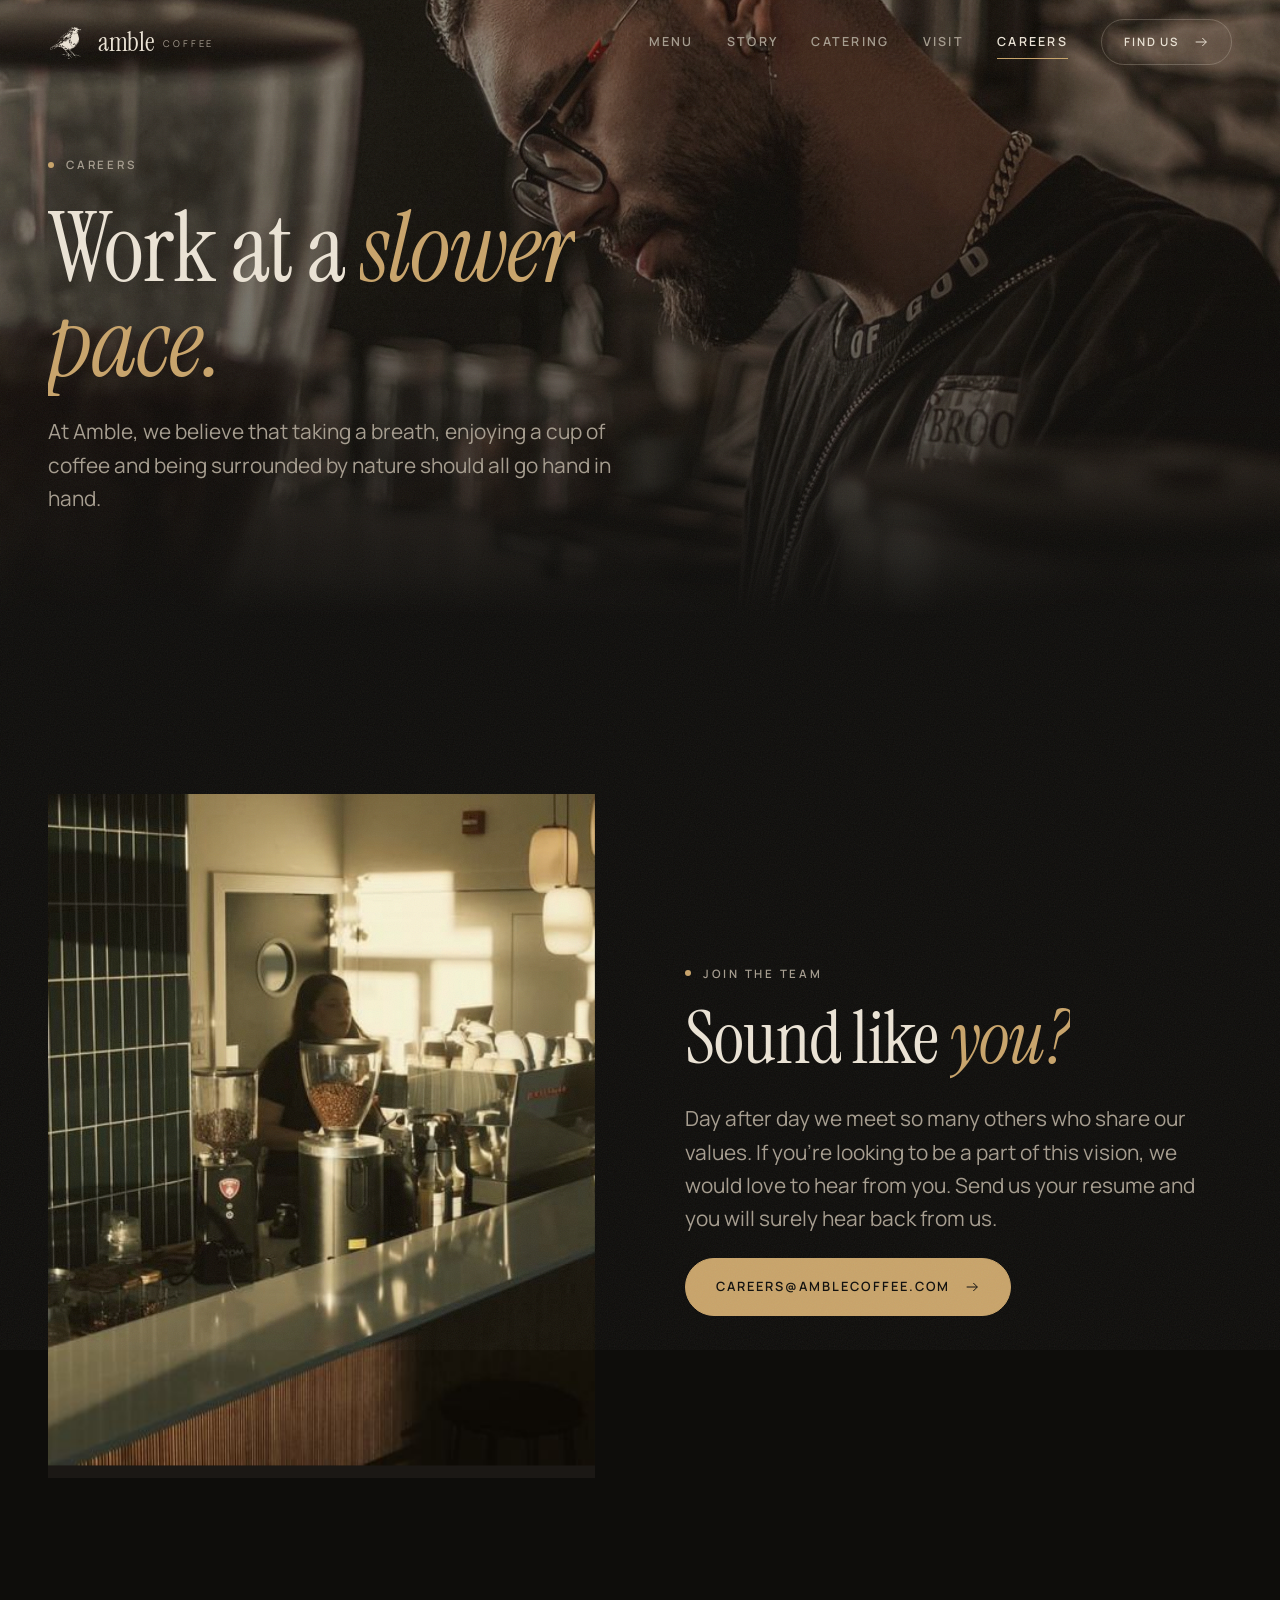
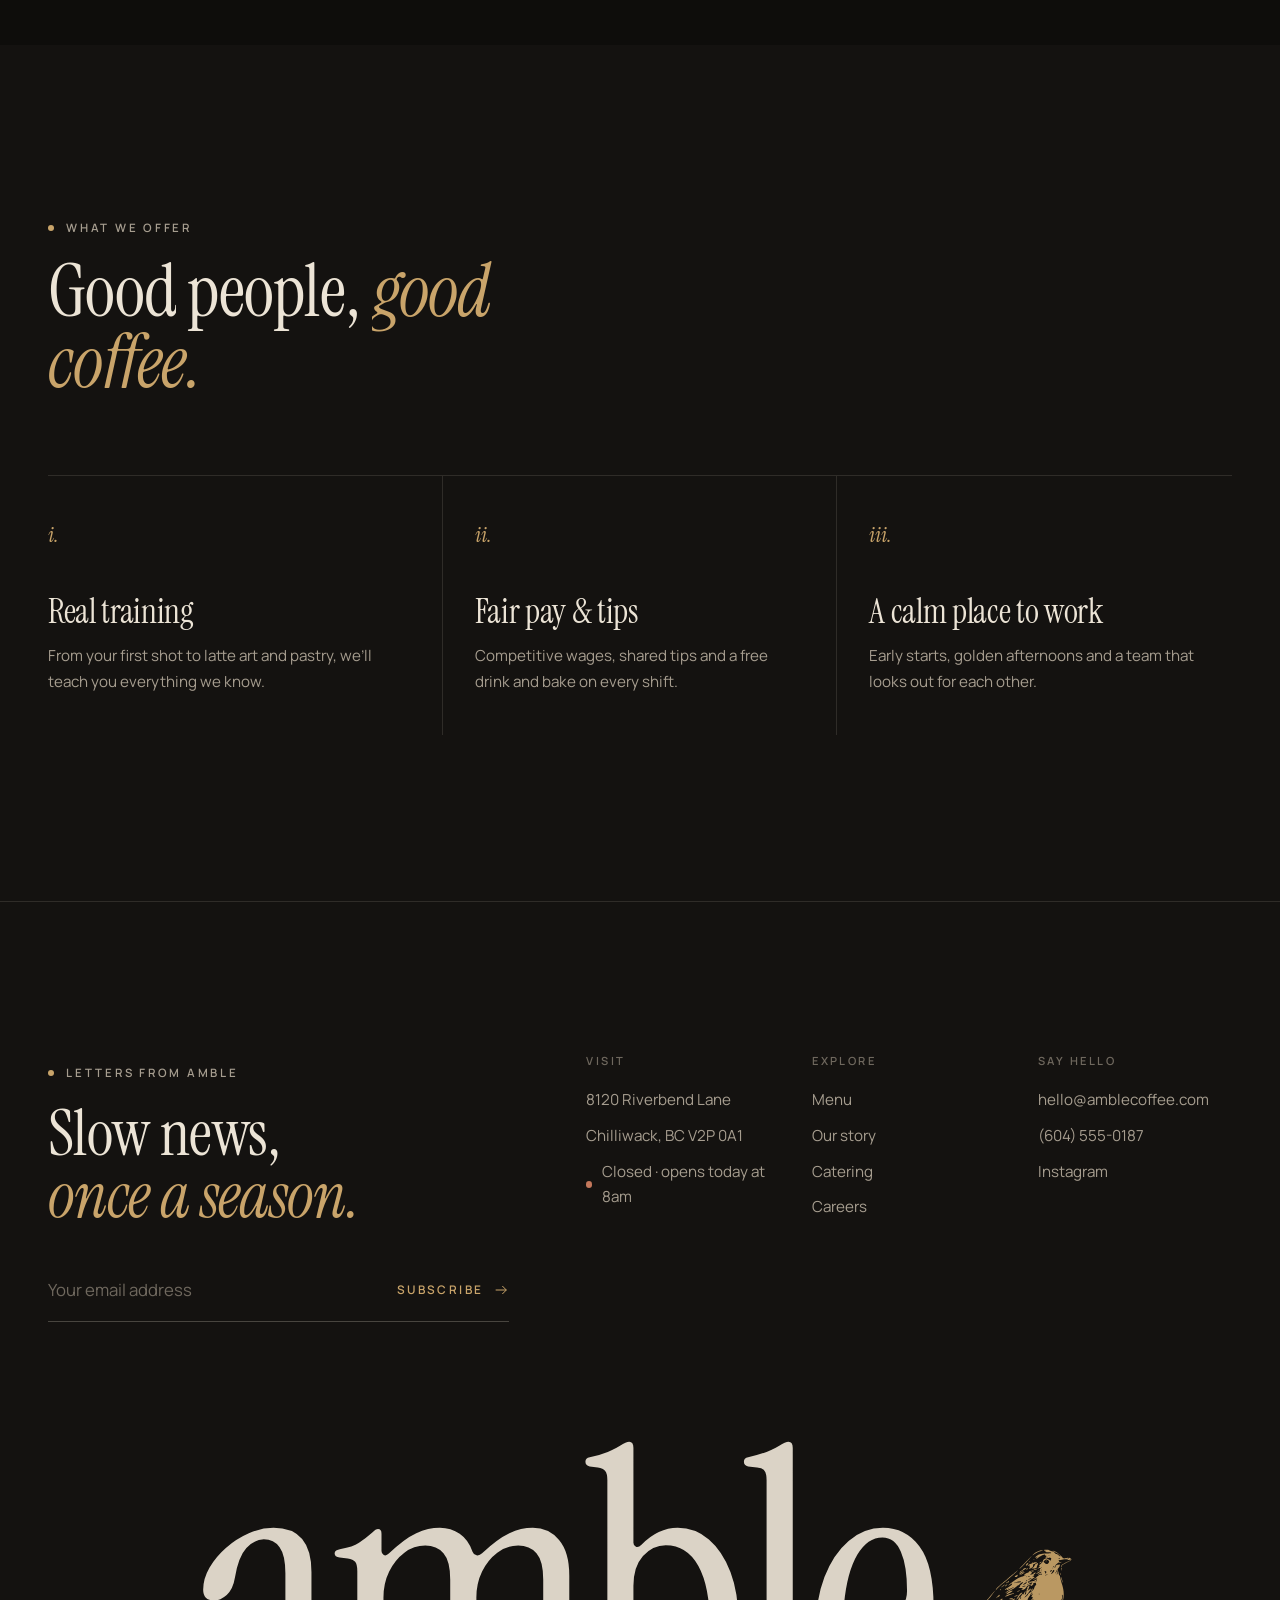
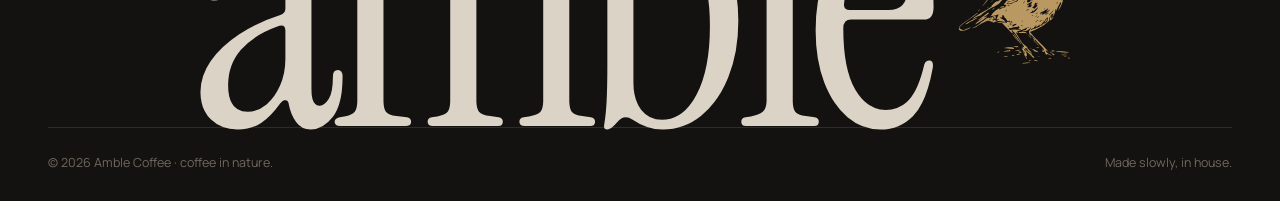
<file: careers.html>
<!doctype html>
<html lang="en" class="no-js">
<head>
  <meta charset="utf-8">
  <meta name="viewport" content="width=device-width, initial-scale=1, viewport-fit=cover">
  <title>Careers — Amble Coffee</title>
  <meta name="description" content="Join the Amble Coffee team. Send your resume to careers@amblecoffee.com.">
  <link rel="canonical" href="https://amblecoffee.com/careers.html">
  <meta name="theme-color" content="#0e0d0b">
  <meta name="color-scheme" content="dark">
  <link rel="icon" href="assets/img/favicon.ico" sizes="any">
  <link rel="apple-touch-icon" href="assets/img/apple-touch-icon.png">
  <meta property="og:type" content="website">
  <meta property="og:site_name" content="Amble Coffee">
  <meta property="og:title" content="Careers — Amble Coffee">
  <meta property="og:description" content="Join the Amble Coffee team. Send your resume to careers@amblecoffee.com.">
  <meta property="og:url" content="https://amblecoffee.com/careers.html">
  <meta property="og:image" content="https://amblecoffee.com/assets/img/barista-1200.jpg">
  <meta name="twitter:card" content="summary_large_image">
  <link rel="preconnect" href="https://fonts.googleapis.com">
  <link rel="preconnect" href="https://fonts.gstatic.com" crossorigin>
  <link href="https://fonts.googleapis.com/css2?family=Instrument+Serif:ital@0;1&family=Manrope:wght@400;500;600;700&display=swap" rel="stylesheet">
  <link rel="stylesheet" href="assets/css/styles.css">
</head>
<body>
  <a class="skip" href="#main">Skip to content</a>
  <div class="preloader" aria-hidden="true">
    <div class="preloader-inner"><i class="bird"></i><div class="word"><span>amble</span></div></div>
  </div>

  <header class="site-header">
    <div class="container">
      <a class="brand" href="index.html" aria-label="Amble Coffee, home">
        <i class="bird" aria-hidden="true"></i>
        <span class="brand-word">amble<small>coffee</small></span>
      </a>
      <nav class="nav" aria-label="Main">
        <a href="menu.html">Menu</a>
        <a href="story.html">Story</a>
        <a href="catering.html">Catering</a>
        <a href="visit.html">Visit</a>
        <a href="careers.html" aria-current="page">Careers</a>
        <a class="btn" href="visit.html">Find us <svg class="arrow" viewBox="0 0 24 24" fill="none" stroke="currentColor" stroke-width="1.5" aria-hidden="true"><path d="M4 12h16M14 6l6 6-6 6"/></svg></a>
      </nav>
      <button class="nav-toggle" aria-expanded="false" aria-controls="menu-overlay"><span class="txt">Menu</span><span class="bars" aria-hidden="true"></span></button>
    </div>
  </header>

  <div class="menu-overlay" id="menu-overlay">
    <nav aria-label="Mobile">
      <a href="index.html"><span>Home</span></a>
      <a href="menu.html"><span>Menu</span></a>
      <a href="story.html"><span>Story</span></a>
      <a href="catering.html"><span>Catering</span></a>
      <a href="visit.html"><span>Visit</span></a>
      <a href="careers.html" aria-current="page"><span>Careers</span></a>
    </nav>
    <div class="menu-meta">
      <span data-status></span>
      <a href="https://www.instagram.com/amblecoffee/" target="_blank" rel="noopener">@amblecoffee</a>
    </div>
  </div>

  <main id="main">
    <section class="page-hero page-hero--short">
      <div class="media" data-parallax><img src="assets/img/barista-1200.jpg" srcset="assets/img/barista-700.jpg 700w, assets/img/barista-1200.jpg 1200w" sizes="100vw" alt="A barista at work" fetchpriority="high"></div>
      <div class="container">
        <span class="label reveal">Careers</span>
        <h1 class="split">Work at a <em>slower pace.</em></h1>
        <p class="lede reveal" data-delay="2">At Amble, we believe that taking a breath, enjoying a cup of coffee and being surrounded by nature should all go hand in hand.</p>
      </div>
    </section>

    <section class="section">
      <div class="container feature">
        <div class="media wipe" data-parallax><img src="assets/img/cafe-bar-1284.jpg" srcset="assets/img/cafe-bar-700.jpg 700w, assets/img/cafe-bar-1284.jpg 1284w" sizes="(max-width: 860px) 100vw, 50vw" alt="The Amble Coffee bar in late-afternoon light" loading="lazy" decoding="async"></div>
        <div>
          <span class="label reveal">Join the team</span>
          <h2 class="split">Sound like <em>you?</em></h2>
          <p class="lede reveal">Day after day we meet so many others who share our values. If you’re looking to be a part of this vision, we would love to hear from you. Send us your resume and you will surely hear back from us.</p>
          <div class="btn-row reveal" style="margin-top:12px"><a class="btn btn--solid" href="mailto:careers@amblecoffee.com?subject=Joining%20Amble">careers@amblecoffee.com <svg class="arrow" viewBox="0 0 24 24" fill="none" stroke="currentColor" stroke-width="1.5" aria-hidden="true"><path d="M4 12h16M14 6l6 6-6 6"/></svg></a></div>
        </div>
      </div>
    </section>

    <section class="section section--alt">
      <div class="container">
        <div class="section-head">
          <div>
            <span class="label reveal">What we offer</span>
            <h2 class="split">Good people, <em>good coffee.</em></h2>
          </div>
        </div>
        <div class="cards cards--3 reveal">
          <div class="card"><span class="num">i.</span><h3>Real training</h3><p>From your first shot to latte art and pastry, we’ll teach you everything we know.</p></div>
          <div class="card"><span class="num">ii.</span><h3>Fair pay &amp; tips</h3><p>Competitive wages, shared tips and a free drink and bake on every shift.</p></div>
          <div class="card"><span class="num">iii.</span><h3>A calm place to work</h3><p>Early starts, golden afternoons and a team that looks out for each other.</p></div>
        </div>
      </div>
    </section>
  </main>

  <footer class="site-footer">
    <div class="container">
      <div class="footer-top">
        <div>
          <span class="label">Letters from Amble</span>
          <h2>Slow news, <em>once a season.</em></h2>
          <!-- Connect to Mailchimp / Klaviyo / Formspree by setting the action URL. -->
          <form class="newsletter" action="#" method="post" data-async data-success="You're on the list. Thank you.">
            <input type="email" name="email" placeholder="Your email address" required autocomplete="email" aria-label="Email address">
            <button type="submit">Subscribe <svg class="arrow" viewBox="0 0 24 24" fill="none" stroke="currentColor" stroke-width="1.5" aria-hidden="true"><path d="M4 12h16M14 6l6 6-6 6"/></svg></button>
          </form>
          <p class="form-note small" role="status" aria-live="polite" style="margin-top:12px"></p>
        </div>
        <div class="footer-cols">
          <div>
            <h4>Visit</h4>
            <ul>
              <li>8120 Riverbend Lane</li>
              <li>Chilliwack, BC V2P 0A1</li>
              <li><span data-status></span></li>
            </ul>
          </div>
          <div>
            <h4>Explore</h4>
            <ul>
              <li><a href="menu.html">Menu</a></li>
              <li><a href="story.html">Our story</a></li>
              <li><a href="catering.html">Catering</a></li>
              <li><a href="careers.html">Careers</a></li>
            </ul>
          </div>
          <div>
            <h4>Say hello</h4>
            <ul>
              <li><a href="mailto:hello@amblecoffee.com">hello@amblecoffee.com</a></li>
              <li><a href="tel:+16045550187">(604) 555-0187</a></li>
              <li><a href="https://www.instagram.com/amblecoffee/" target="_blank" rel="noopener">Instagram</a></li>
            </ul>
          </div>
        </div>
      </div>
      <div class="footer-mark" aria-hidden="true">amble<i class="bird"></i></div>
      <div class="footer-bottom">
        <span>© <span data-year></span> Amble Coffee · coffee in nature.</span>
        <span>Made slowly, in house.</span>
      </div>
    </div>
  </footer>

  <script src="assets/js/main.js" defer></script>
</body>
</html>
</file>
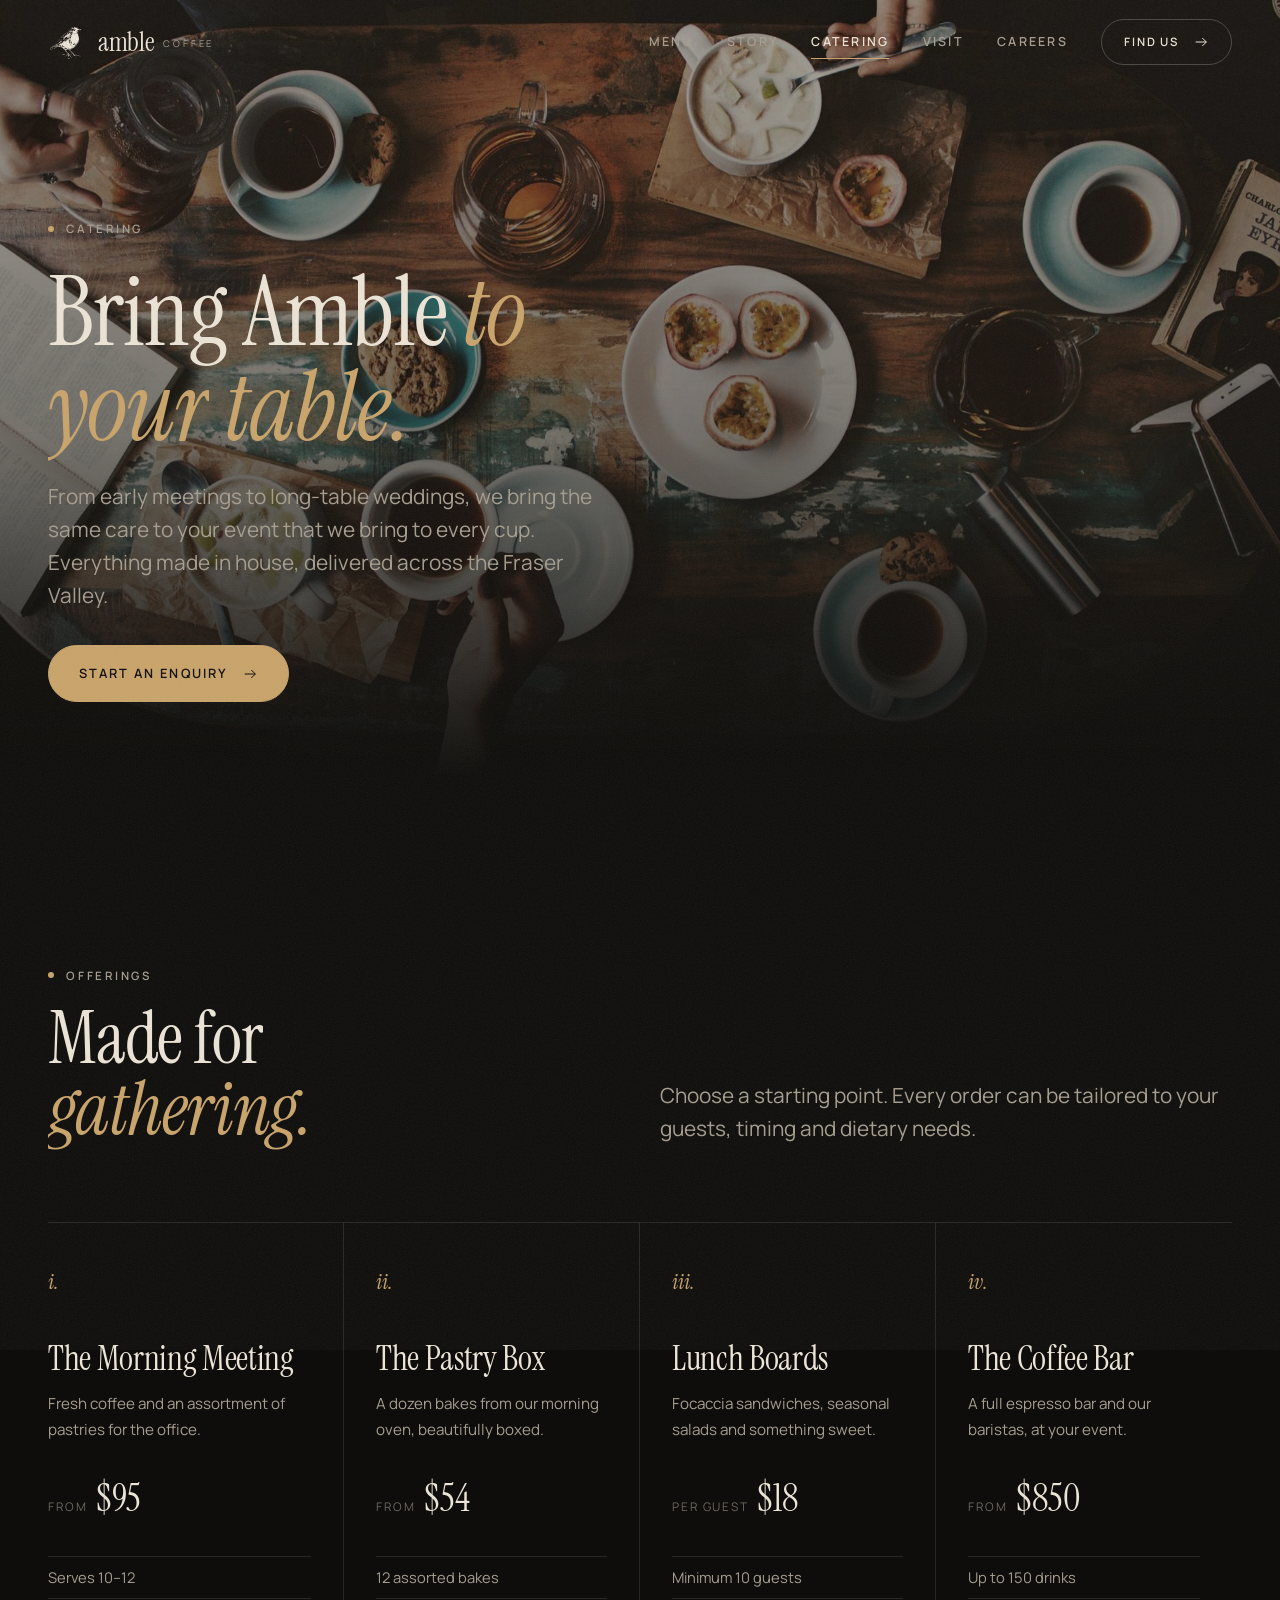
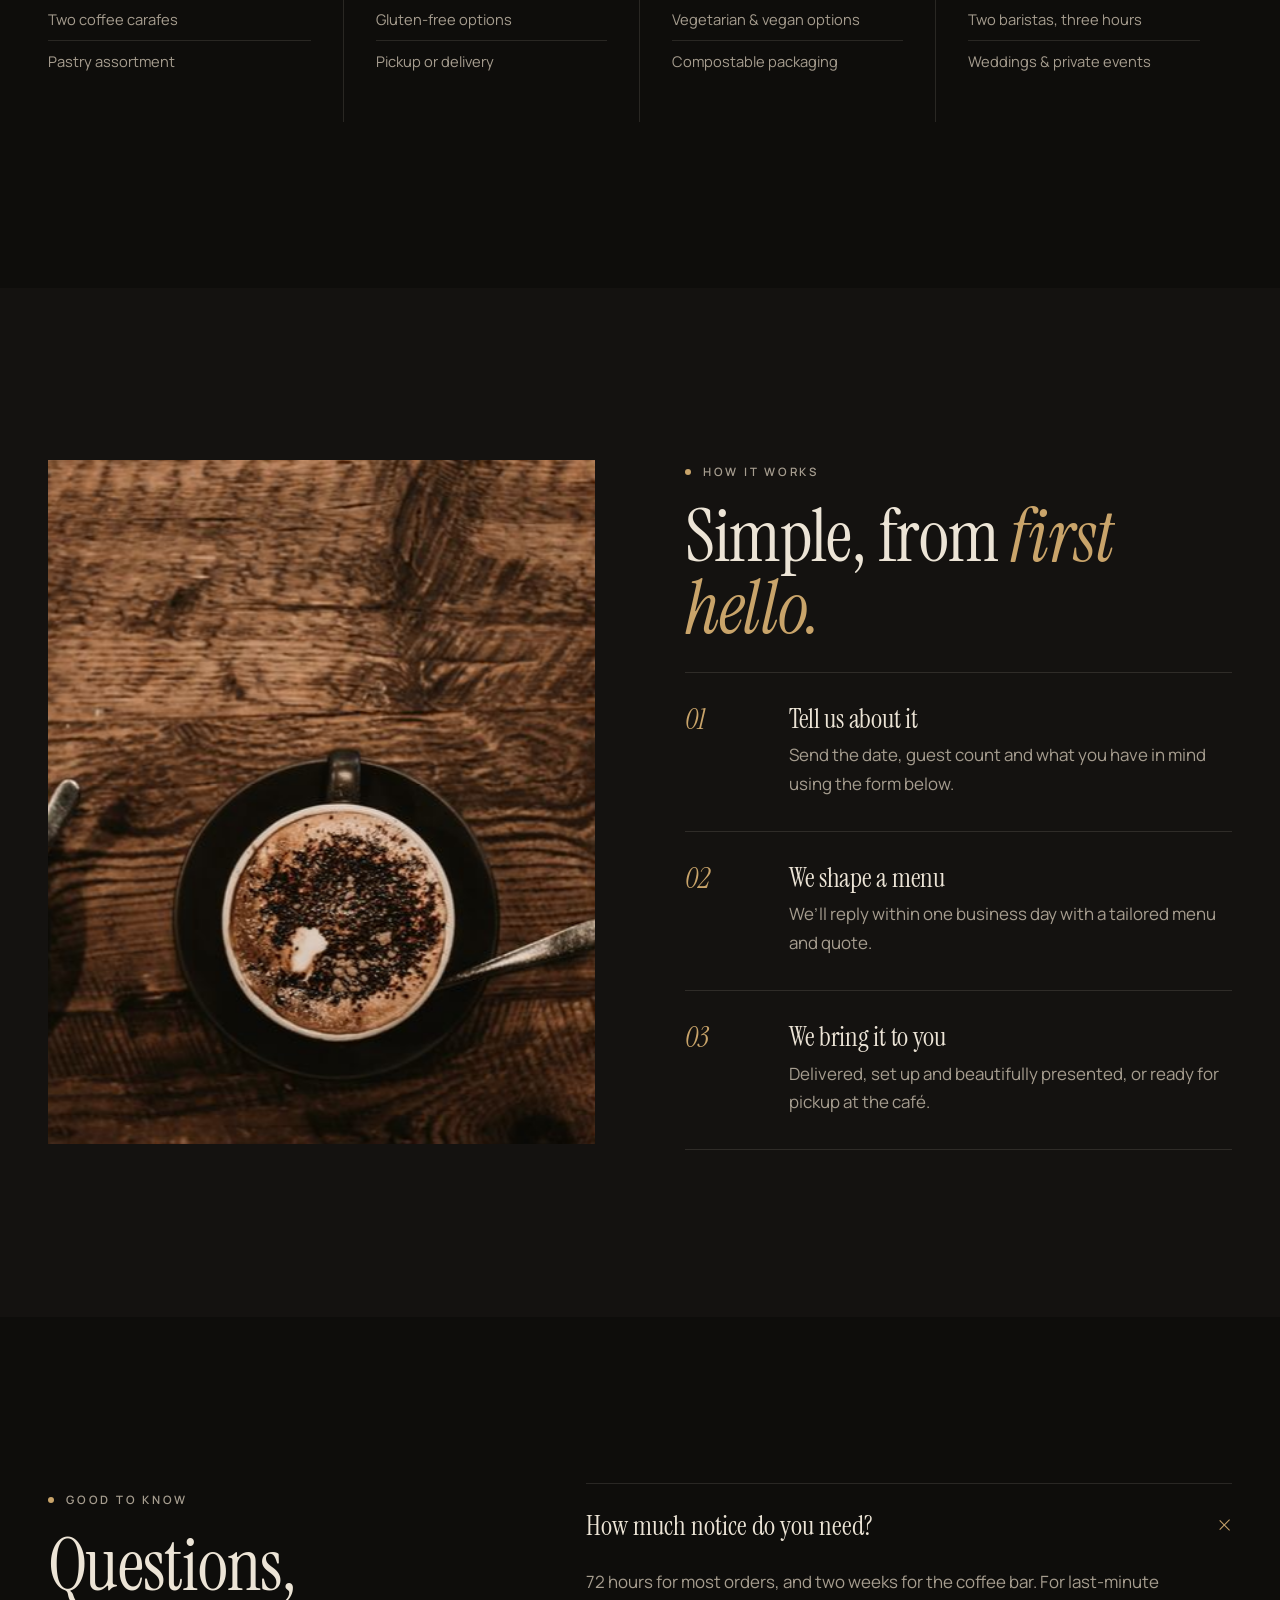
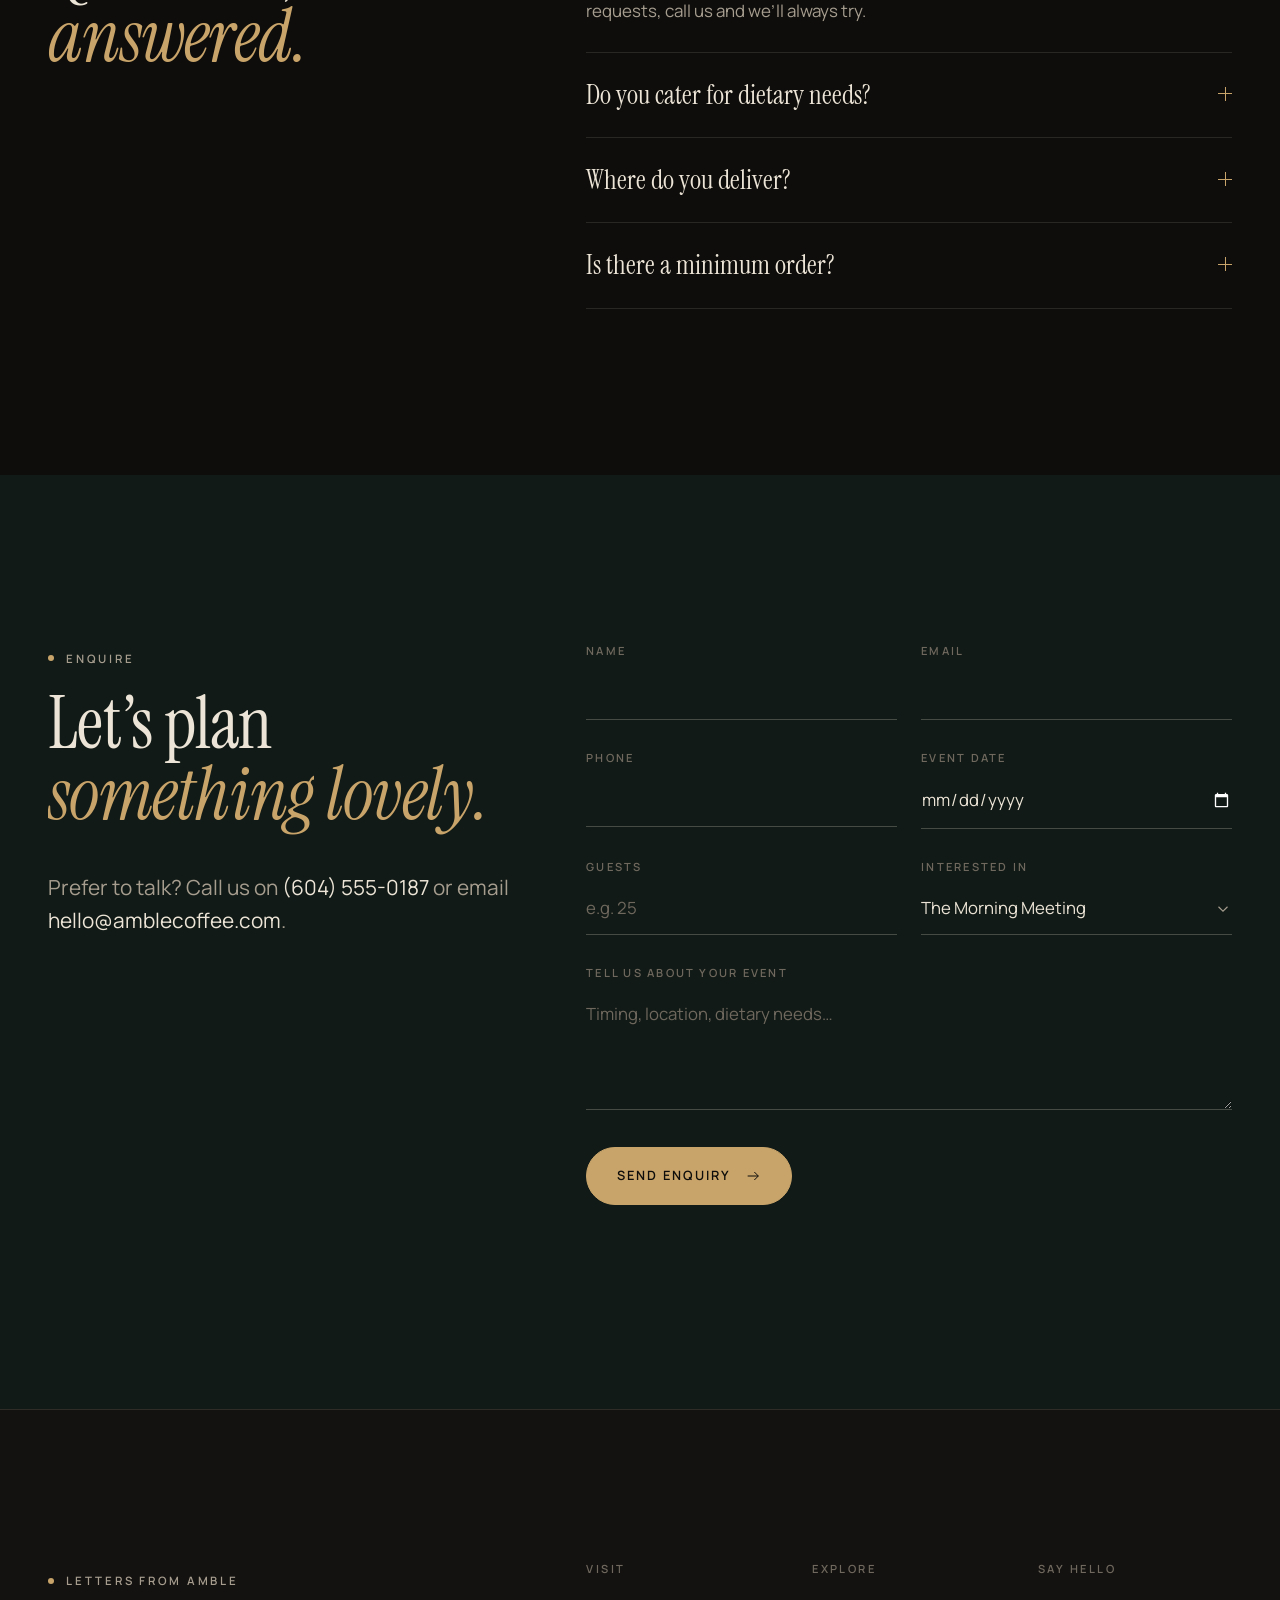
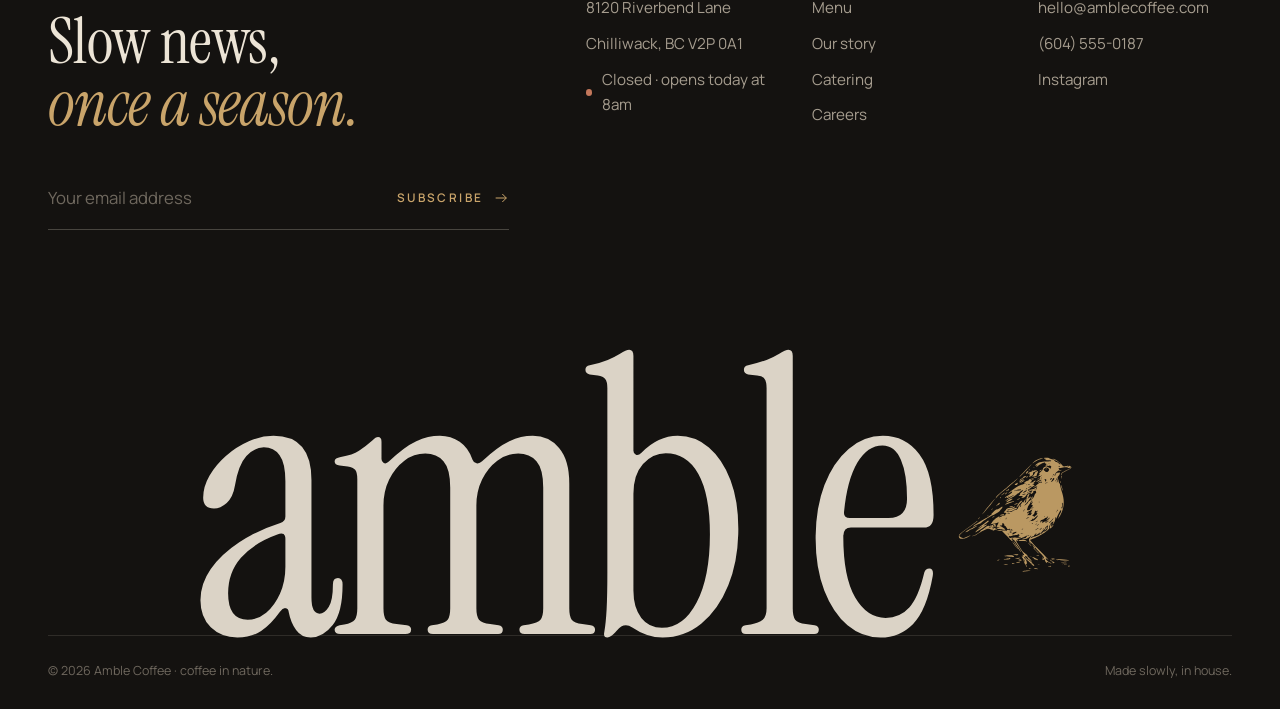
<file: catering.html>
<!doctype html>
<html lang="en" class="no-js">
<head>
  <meta charset="utf-8">
  <meta name="viewport" content="width=device-width, initial-scale=1, viewport-fit=cover">
  <title>Catering — Amble Coffee</title>
  <meta name="description" content="Coffee service, pastry boxes, lunch boards and a full espresso bar for events across the Fraser Valley.">
  <link rel="canonical" href="https://amblecoffee.com/catering.html">
  <meta name="theme-color" content="#0e0d0b">
  <meta name="color-scheme" content="dark">
  <link rel="icon" href="assets/img/favicon.ico" sizes="any">
  <link rel="apple-touch-icon" href="assets/img/apple-touch-icon.png">
  <meta property="og:type" content="website">
  <meta property="og:site_name" content="Amble Coffee">
  <meta property="og:title" content="Catering — Amble Coffee">
  <meta property="og:description" content="Coffee service, pastry boxes, lunch boards and a full espresso bar for events across the Fraser Valley.">
  <meta property="og:url" content="https://amblecoffee.com/catering.html">
  <meta property="og:image" content="https://amblecoffee.com/assets/img/spread-2000.jpg">
  <meta name="twitter:card" content="summary_large_image">
  <link rel="preconnect" href="https://fonts.googleapis.com">
  <link rel="preconnect" href="https://fonts.gstatic.com" crossorigin>
  <link href="https://fonts.googleapis.com/css2?family=Instrument+Serif:ital@0;1&family=Manrope:wght@400;500;600;700&display=swap" rel="stylesheet">
  <link rel="stylesheet" href="assets/css/styles.css">
</head>
<body>
  <a class="skip" href="#main">Skip to content</a>
  <div class="preloader" aria-hidden="true">
    <div class="preloader-inner"><i class="bird"></i><div class="word"><span>amble</span></div></div>
  </div>

  <header class="site-header">
    <div class="container">
      <a class="brand" href="index.html" aria-label="Amble Coffee, home">
        <i class="bird" aria-hidden="true"></i>
        <span class="brand-word">amble<small>coffee</small></span>
      </a>
      <nav class="nav" aria-label="Main">
        <a href="menu.html">Menu</a>
        <a href="story.html">Story</a>
        <a href="catering.html" aria-current="page">Catering</a>
        <a href="visit.html">Visit</a>
        <a href="careers.html">Careers</a>
        <a class="btn" href="visit.html">Find us <svg class="arrow" viewBox="0 0 24 24" fill="none" stroke="currentColor" stroke-width="1.5" aria-hidden="true"><path d="M4 12h16M14 6l6 6-6 6"/></svg></a>
      </nav>
      <button class="nav-toggle" aria-expanded="false" aria-controls="menu-overlay"><span class="txt">Menu</span><span class="bars" aria-hidden="true"></span></button>
    </div>
  </header>

  <div class="menu-overlay" id="menu-overlay">
    <nav aria-label="Mobile">
      <a href="index.html"><span>Home</span></a>
      <a href="menu.html"><span>Menu</span></a>
      <a href="story.html"><span>Story</span></a>
      <a href="catering.html" aria-current="page"><span>Catering</span></a>
      <a href="visit.html"><span>Visit</span></a>
      <a href="careers.html"><span>Careers</span></a>
    </nav>
    <div class="menu-meta">
      <span data-status></span>
      <a href="https://www.instagram.com/amblecoffee/" target="_blank" rel="noopener">@amblecoffee</a>
    </div>
  </div>

  <main id="main">
    <section class="page-hero">
      <div class="media" data-parallax><img src="assets/img/spread-2000.jpg" srcset="assets/img/spread-1000.jpg 1000w, assets/img/spread-2000.jpg 2000w" sizes="100vw" alt="A long table spread with coffee, tea and pastries" fetchpriority="high"></div>
      <div class="container">
        <span class="label reveal">Catering</span>
        <h1 class="split">Bring Amble <em>to your table.</em></h1>
        <p class="lede reveal" data-delay="2">From early meetings to long-table weddings, we bring the same care to your event that we bring to every cup. Everything made in house, delivered across the Fraser Valley.</p><div class="btn-row reveal" data-delay="3" style="margin-top:32px"><a class="btn btn--solid" href="#enquire">Start an enquiry <svg class="arrow" viewBox="0 0 24 24" fill="none" stroke="currentColor" stroke-width="1.5" aria-hidden="true"><path d="M4 12h16M14 6l6 6-6 6"/></svg></a></div>
      </div>
    </section>

    <section class="section">
      <div class="container">
        <div class="section-head">
          <div>
            <span class="label reveal">Offerings</span>
            <h2 class="split">Made for <em>gathering.</em></h2>
          </div>
          <p class="lede reveal">Choose a starting point. Every order can be tailored to your guests, timing and dietary needs.</p>
        </div>
        <div class="cards reveal">
          <div class="card"><span class="num">i.</span><h3>The Morning Meeting</h3><p>Fresh coffee and an assortment of pastries for the office.</p><span class="price"><small>from</small>$95</span><ul><li>Serves 10–12</li><li>Two coffee carafes</li><li>Pastry assortment</li></ul></div>
          <div class="card"><span class="num">ii.</span><h3>The Pastry Box</h3><p>A dozen bakes from our morning oven, beautifully boxed.</p><span class="price"><small>from</small>$54</span><ul><li>12 assorted bakes</li><li>Gluten-free options</li><li>Pickup or delivery</li></ul></div>
          <div class="card"><span class="num">iii.</span><h3>Lunch Boards</h3><p>Focaccia sandwiches, seasonal salads and something sweet.</p><span class="price"><small>per guest</small>$18</span><ul><li>Minimum 10 guests</li><li>Vegetarian &amp; vegan options</li><li>Compostable packaging</li></ul></div>
          <div class="card"><span class="num">iv.</span><h3>The Coffee Bar</h3><p>A full espresso bar and our baristas, at your event.</p><span class="price"><small>from</small>$850</span><ul><li>Up to 150 drinks</li><li>Two baristas, three hours</li><li>Weddings &amp; private events</li></ul></div>
        </div>
      </div>
    </section>

    <section class="section section--alt">
      <div class="container feature">
        <div class="media wipe" data-parallax><img src="assets/img/trio-1800.jpg" srcset="assets/img/trio-900.jpg 900w, assets/img/trio-1800.jpg 1800w" sizes="(max-width: 860px) 100vw, 50vw" alt="Three coffees on a dark wooden table" loading="lazy" decoding="async"></div>
        <div>
          <span class="label reveal">How it works</span>
          <h2 class="split">Simple, from <em>first hello.</em></h2>
          <ol class="steps reveal">
            <li><div><h3>Tell us about it</h3><p>Send the date, guest count and what you have in mind using the form below.</p></div></li>
            <li><div><h3>We shape a menu</h3><p>We’ll reply within one business day with a tailored menu and quote.</p></div></li>
            <li><div><h3>We bring it to you</h3><p>Delivered, set up and beautifully presented, or ready for pickup at the café.</p></div></li>
          </ol>
        </div>
      </div>
    </section>

    <section class="section">
      <div class="container visit" style="grid-template-columns:5fr 7fr">
        <div>
          <span class="label reveal">Good to know</span>
          <h2 class="split">Questions, <em>answered.</em></h2>
        </div>
        <div class="faq reveal">
          <details open><summary>How much notice do you need?</summary><p>72 hours for most orders, and two weeks for the coffee bar. For last-minute requests, call us and we’ll always try.</p></details>
          <details><summary>Do you cater for dietary needs?</summary><p>Yes. We offer gluten-free, vegetarian and vegan options, and we’ll label everything clearly.</p></details>
          <details><summary>Where do you deliver?</summary><p>Across Chilliwack and the Fraser Valley. Delivery is free within 10 km of the café.</p></details>
          <details><summary>Is there a minimum order?</summary><p>Delivery orders start at $90. Pickup orders have no minimum.</p></details>
        </div>
      </div>
    </section>

    <section class="section section--forest" id="enquire">
      <div class="container visit">
        <div>
          <span class="label reveal">Enquire</span>
          <h2 class="split">Let’s plan <em>something lovely.</em></h2>
          <p class="lede reveal">Prefer to talk? Call us on <a href="tel:+16045550187" style="color:var(--text)">(604) 555-0187</a> or email <a href="mailto:hello@amblecoffee.com" style="color:var(--text)">hello@amblecoffee.com</a>.</p>
        </div>
        <!-- Set action to a form service (Formspree, Netlify Forms, Basin) to receive enquiries by email. -->
        <form class="form reveal" action="#" method="post" data-async data-success="Thank you. We’ll be in touch within one business day.">
          <div class="field"><label for="c-name">Name</label><input id="c-name" name="name" required autocomplete="name"></div>
          <div class="field"><label for="c-email">Email</label><input id="c-email" name="email" type="email" required autocomplete="email"></div>
          <div class="field"><label for="c-phone">Phone</label><input id="c-phone" name="phone" type="tel" autocomplete="tel"></div>
          <div class="field"><label for="c-date">Event date</label><input id="c-date" name="date" type="date"></div>
          <div class="field"><label for="c-guests">Guests</label><input id="c-guests" name="guests" type="number" min="1" placeholder="e.g. 25"></div>
          <div class="field"><label for="c-type">Interested in</label>
            <select id="c-type" name="package"><option>The Morning Meeting</option><option>The Pastry Box</option><option>Lunch Boards</option><option>The Coffee Bar</option><option>Something custom</option></select></div>
          <div class="field full"><label for="c-msg">Tell us about your event</label><textarea id="c-msg" name="message" placeholder="Timing, location, dietary needs…"></textarea></div>
          <div class="full"><button class="btn btn--solid" type="submit">Send enquiry <svg class="arrow" viewBox="0 0 24 24" fill="none" stroke="currentColor" stroke-width="1.5" aria-hidden="true"><path d="M4 12h16M14 6l6 6-6 6"/></svg></button><p class="form-note" role="status" aria-live="polite" style="margin-top:16px"></p></div>
        </form>
      </div>
    </section>
  </main>

  <footer class="site-footer">
    <div class="container">
      <div class="footer-top">
        <div>
          <span class="label">Letters from Amble</span>
          <h2>Slow news, <em>once a season.</em></h2>
          <!-- Connect to Mailchimp / Klaviyo / Formspree by setting the action URL. -->
          <form class="newsletter" action="#" method="post" data-async data-success="You're on the list. Thank you.">
            <input type="email" name="email" placeholder="Your email address" required autocomplete="email" aria-label="Email address">
            <button type="submit">Subscribe <svg class="arrow" viewBox="0 0 24 24" fill="none" stroke="currentColor" stroke-width="1.5" aria-hidden="true"><path d="M4 12h16M14 6l6 6-6 6"/></svg></button>
          </form>
          <p class="form-note small" role="status" aria-live="polite" style="margin-top:12px"></p>
        </div>
        <div class="footer-cols">
          <div>
            <h4>Visit</h4>
            <ul>
              <li>8120 Riverbend Lane</li>
              <li>Chilliwack, BC V2P 0A1</li>
              <li><span data-status></span></li>
            </ul>
          </div>
          <div>
            <h4>Explore</h4>
            <ul>
              <li><a href="menu.html">Menu</a></li>
              <li><a href="story.html">Our story</a></li>
              <li><a href="catering.html">Catering</a></li>
              <li><a href="careers.html">Careers</a></li>
            </ul>
          </div>
          <div>
            <h4>Say hello</h4>
            <ul>
              <li><a href="mailto:hello@amblecoffee.com">hello@amblecoffee.com</a></li>
              <li><a href="tel:+16045550187">(604) 555-0187</a></li>
              <li><a href="https://www.instagram.com/amblecoffee/" target="_blank" rel="noopener">Instagram</a></li>
            </ul>
          </div>
        </div>
      </div>
      <div class="footer-mark" aria-hidden="true">amble<i class="bird"></i></div>
      <div class="footer-bottom">
        <span>© <span data-year></span> Amble Coffee · coffee in nature.</span>
        <span>Made slowly, in house.</span>
      </div>
    </div>
  </footer>

  <script src="assets/js/main.js" defer></script>
</body>
</html>
</file>
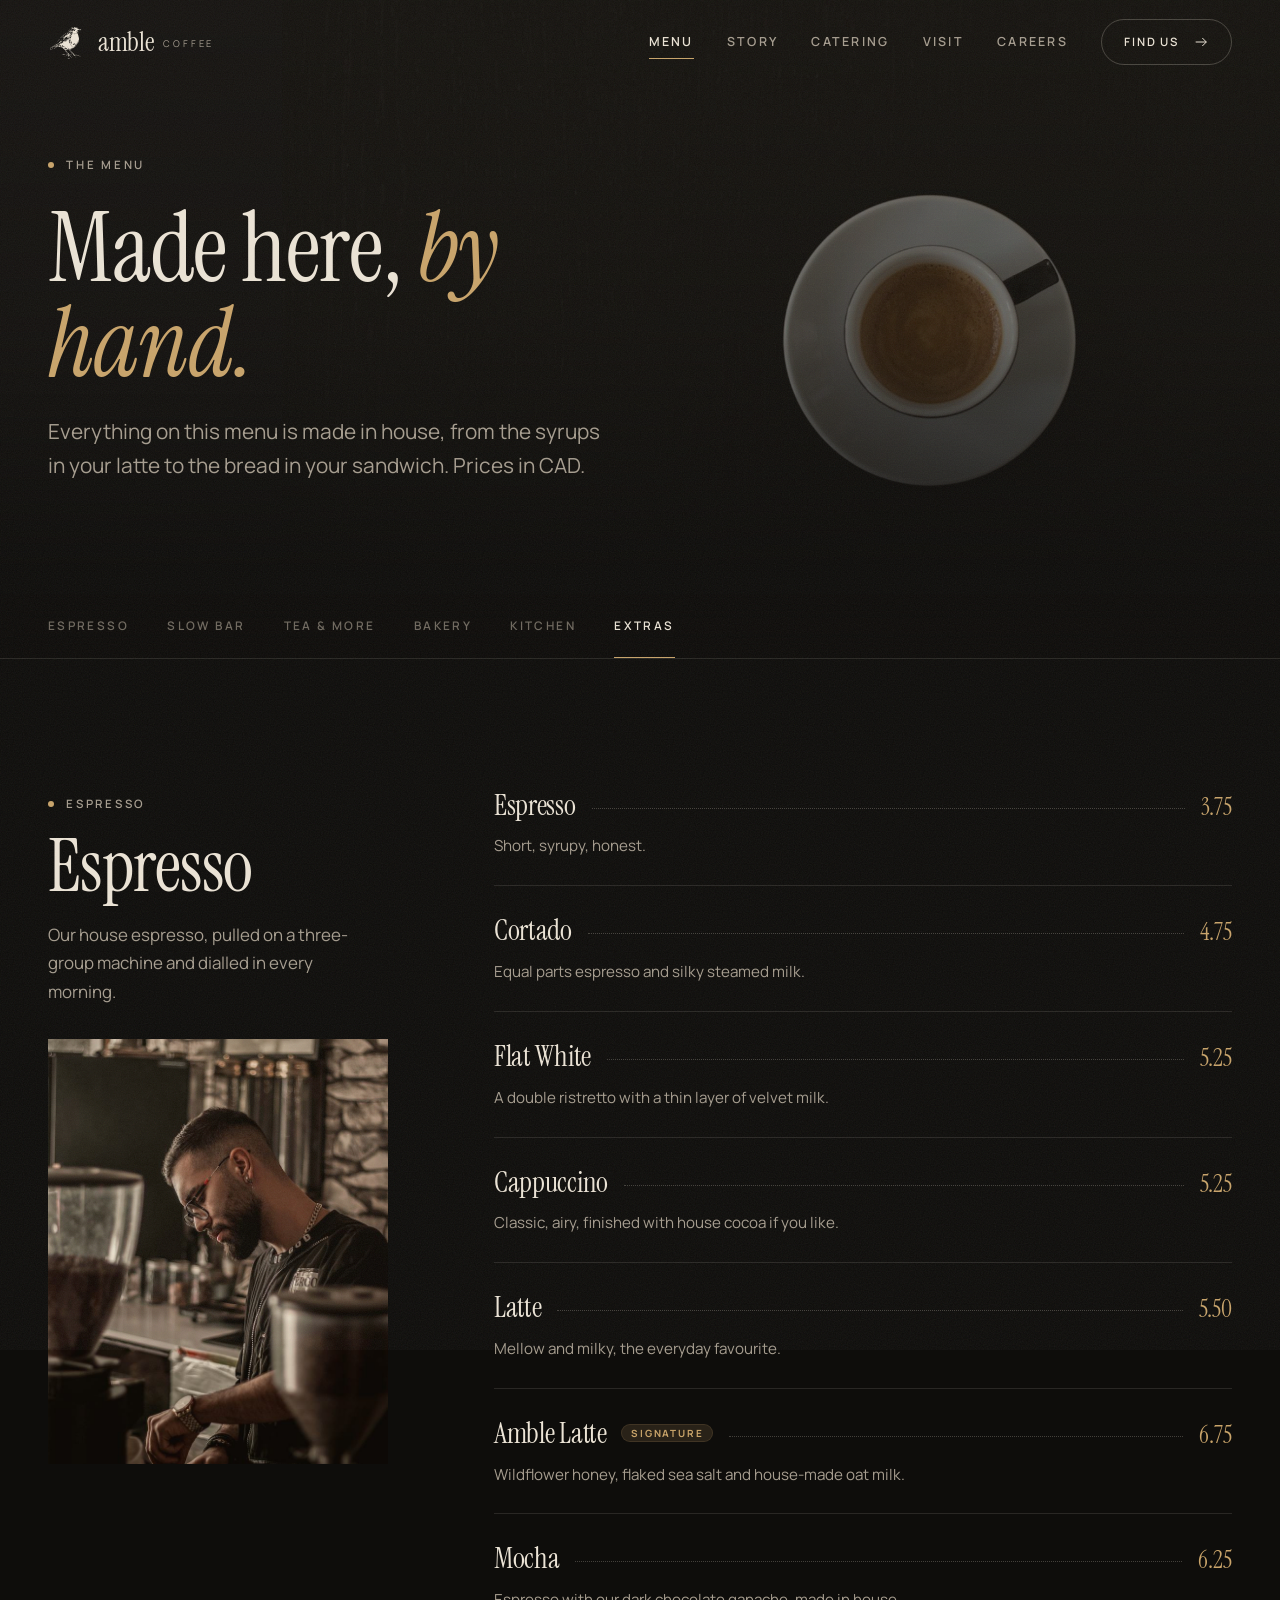
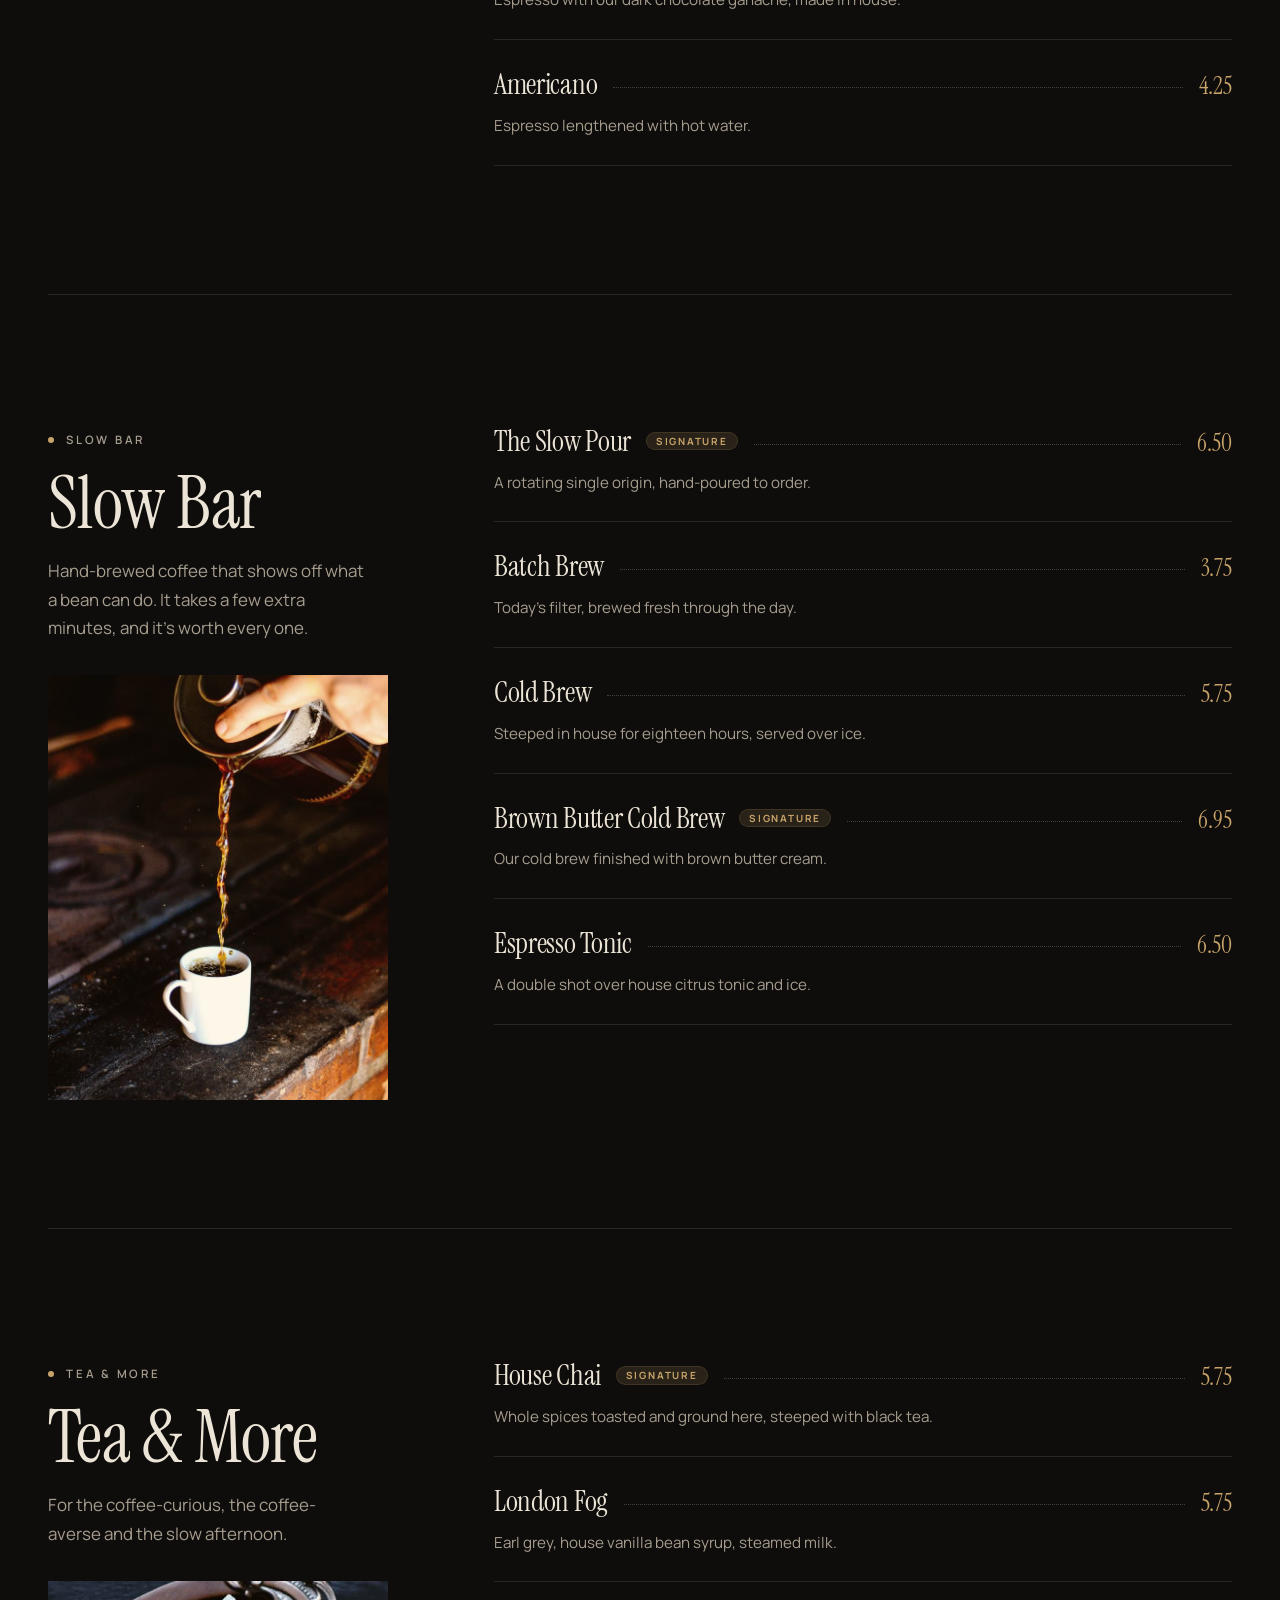
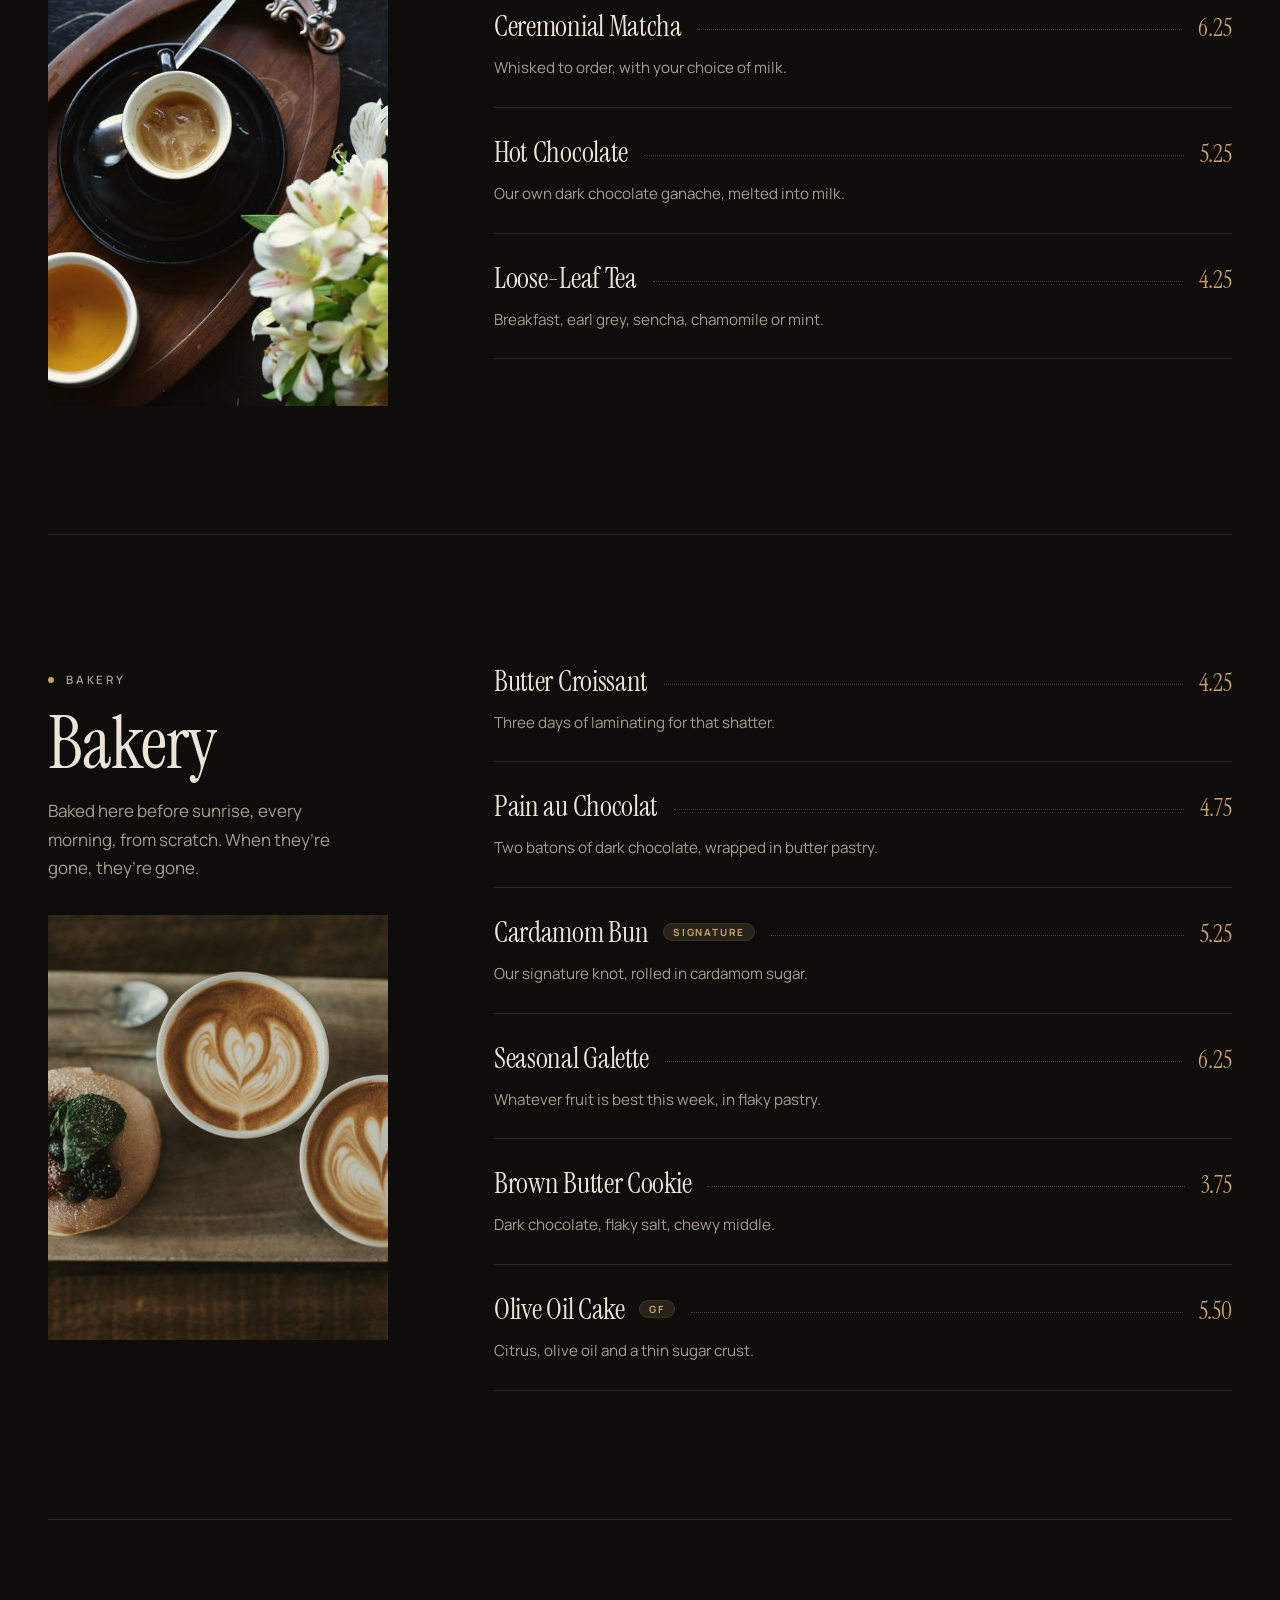
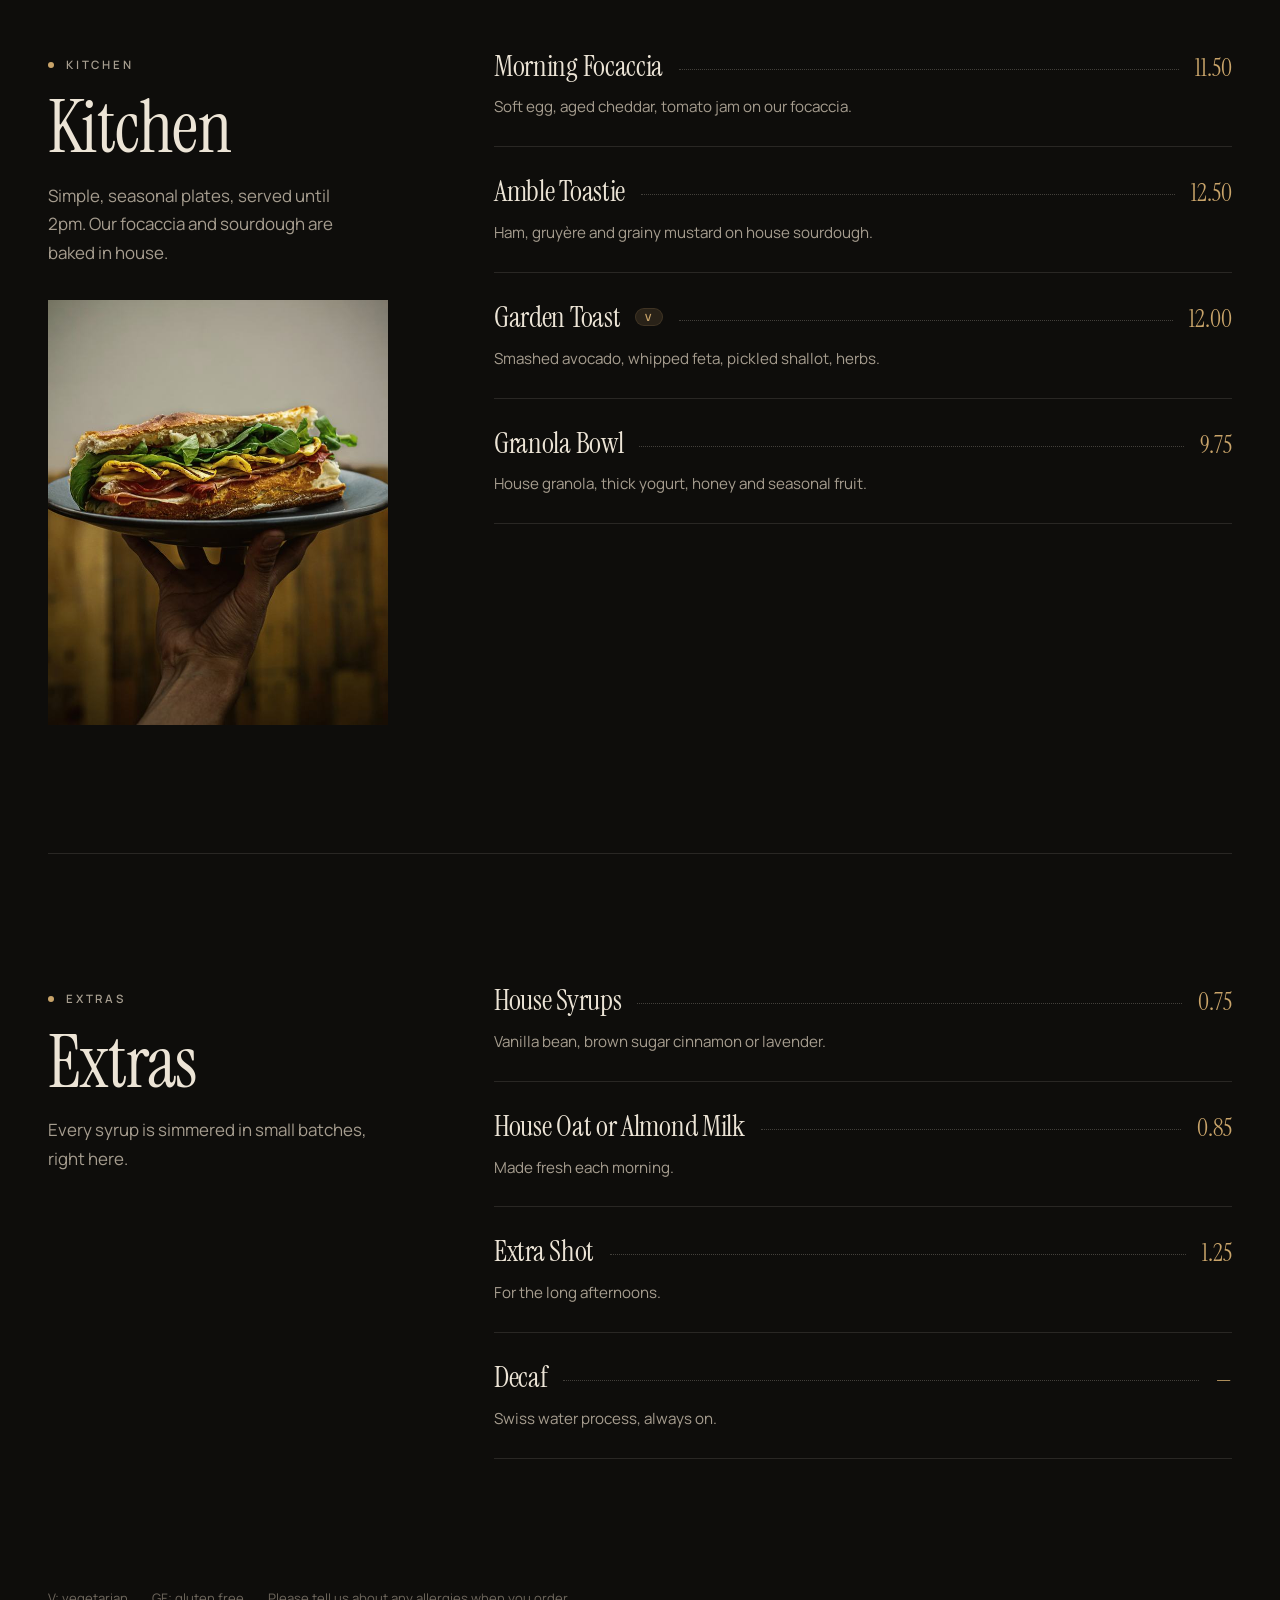
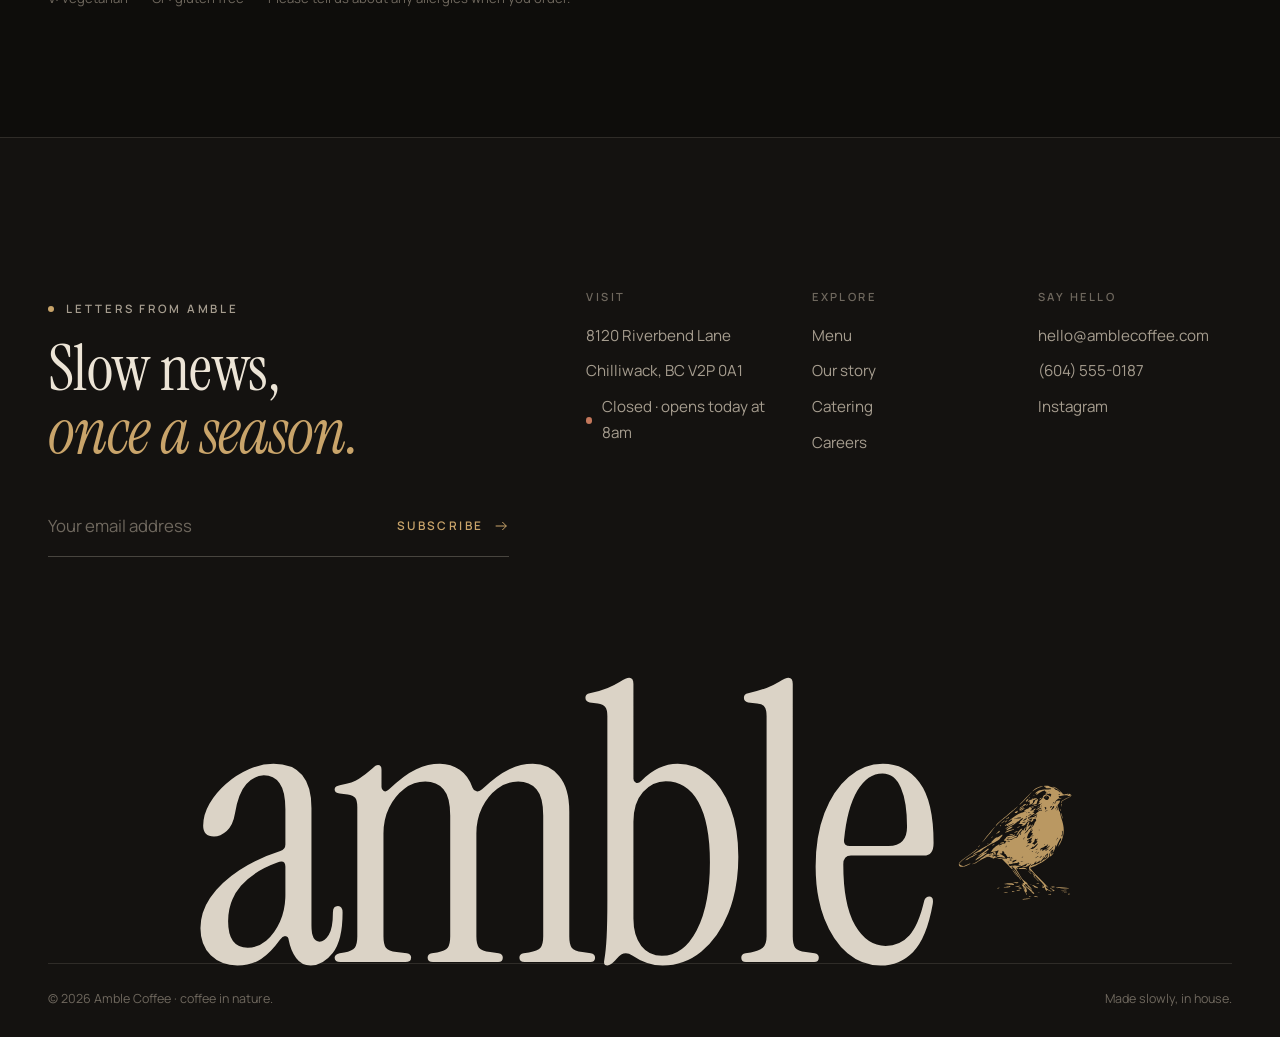
<file: menu.html>
<!doctype html>
<html lang="en" class="no-js">
<head>
  <meta charset="utf-8">
  <meta name="viewport" content="width=device-width, initial-scale=1, viewport-fit=cover">
  <title>Menu — Amble Coffee</title>
  <meta name="description" content="Espresso, slow bar coffee, house chai and a bakery menu baked from scratch every morning. Everything made in house.">
  <link rel="canonical" href="https://amblecoffee.com/menu.html">
  <meta name="theme-color" content="#0e0d0b">
  <meta name="color-scheme" content="dark">
  <link rel="icon" href="assets/img/favicon.ico" sizes="any">
  <link rel="apple-touch-icon" href="assets/img/apple-touch-icon.png">
  <meta property="og:type" content="website">
  <meta property="og:site_name" content="Amble Coffee">
  <meta property="og:title" content="Menu — Amble Coffee">
  <meta property="og:description" content="Espresso, slow bar coffee, house chai and a bakery menu baked from scratch every morning. Everything made in house.">
  <meta property="og:url" content="https://amblecoffee.com/menu.html">
  <meta property="og:image" content="https://amblecoffee.com/assets/img/cup-2000.jpg">
  <meta name="twitter:card" content="summary_large_image">
  <link rel="preconnect" href="https://fonts.googleapis.com">
  <link rel="preconnect" href="https://fonts.gstatic.com" crossorigin>
  <link href="https://fonts.googleapis.com/css2?family=Instrument+Serif:ital@0;1&family=Manrope:wght@400;500;600;700&display=swap" rel="stylesheet">
  <link rel="stylesheet" href="assets/css/styles.css">
</head>
<body>
  <a class="skip" href="#main">Skip to content</a>
  <div class="preloader" aria-hidden="true">
    <div class="preloader-inner"><i class="bird"></i><div class="word"><span>amble</span></div></div>
  </div>

  <header class="site-header">
    <div class="container">
      <a class="brand" href="index.html" aria-label="Amble Coffee, home">
        <i class="bird" aria-hidden="true"></i>
        <span class="brand-word">amble<small>coffee</small></span>
      </a>
      <nav class="nav" aria-label="Main">
        <a href="menu.html" aria-current="page">Menu</a>
        <a href="story.html">Story</a>
        <a href="catering.html">Catering</a>
        <a href="visit.html">Visit</a>
        <a href="careers.html">Careers</a>
        <a class="btn" href="visit.html">Find us <svg class="arrow" viewBox="0 0 24 24" fill="none" stroke="currentColor" stroke-width="1.5" aria-hidden="true"><path d="M4 12h16M14 6l6 6-6 6"/></svg></a>
      </nav>
      <button class="nav-toggle" aria-expanded="false" aria-controls="menu-overlay"><span class="txt">Menu</span><span class="bars" aria-hidden="true"></span></button>
    </div>
  </header>

  <div class="menu-overlay" id="menu-overlay">
    <nav aria-label="Mobile">
      <a href="index.html"><span>Home</span></a>
      <a href="menu.html" aria-current="page"><span>Menu</span></a>
      <a href="story.html"><span>Story</span></a>
      <a href="catering.html"><span>Catering</span></a>
      <a href="visit.html"><span>Visit</span></a>
      <a href="careers.html"><span>Careers</span></a>
    </nav>
    <div class="menu-meta">
      <span data-status></span>
      <a href="https://www.instagram.com/amblecoffee/" target="_blank" rel="noopener">@amblecoffee</a>
    </div>
  </div>

  <main id="main">
    <section class="page-hero page-hero--short">
      <div class="media shift-right" data-parallax><img src="assets/img/cup-2000.jpg" srcset="assets/img/cup-1000.jpg 1000w, assets/img/cup-2000.jpg 2000w" sizes="100vw" alt="A single coffee cup on a dark table" fetchpriority="high"></div>
      <div class="container">
        <span class="label reveal">The menu</span>
        <h1 class="split">Made here, <em>by hand.</em></h1>
        <p class="lede reveal" data-delay="2">Everything on this menu is made in house, from the syrups in your latte to the bread in your sandwich. Prices in CAD.</p>
      </div>
    </section>

    <nav class="menu-nav" aria-label="Menu sections">
      <div class="container">
        <a href="#espresso">Espresso</a>
        <a href="#slow">Slow Bar</a>
        <a href="#tea">Tea &amp; More</a>
        <a href="#bakery">Bakery</a>
        <a href="#kitchen">Kitchen</a>
        <a href="#extras">Extras</a>
      </div>
    </nav>

    <div class="container">
      <section class="menu-block" id="espresso">
        <div class="menu-block-side">
          <span class="label">Espresso</span>
          <h2 class="split">Espresso</h2>
          <p class="reveal">Our house espresso, pulled on a three-group machine and dialled in every morning.</p>
          <div class="media wipe"><img src="assets/img/barista-1200.jpg" srcset="assets/img/barista-700.jpg 700w, assets/img/barista-1200.jpg 1200w" sizes="(max-width: 860px) 100vw, 340px" alt="A barista preparing espresso" loading="lazy" decoding="async"></div>
        </div>
        <ul class="menu-items reveal">
            <li class="mi"><div class="mi-top"><h3>Espresso</h3><span class="lead"></span><span class="price">3.75</span></div><p>Short, syrupy, honest.</p></li>
            <li class="mi"><div class="mi-top"><h3>Cortado</h3><span class="lead"></span><span class="price">4.75</span></div><p>Equal parts espresso and silky steamed milk.</p></li>
            <li class="mi"><div class="mi-top"><h3>Flat White</h3><span class="lead"></span><span class="price">5.25</span></div><p>A double ristretto with a thin layer of velvet milk.</p></li>
            <li class="mi"><div class="mi-top"><h3>Cappuccino</h3><span class="lead"></span><span class="price">5.25</span></div><p>Classic, airy, finished with house cocoa if you like.</p></li>
            <li class="mi"><div class="mi-top"><h3>Latte</h3><span class="lead"></span><span class="price">5.50</span></div><p>Mellow and milky, the everyday favourite.</p></li>
            <li class="mi"><div class="mi-top"><h3>Amble Latte <span class="tag">Signature</span></h3><span class="lead"></span><span class="price">6.75</span></div><p>Wildflower honey, flaked sea salt and house-made oat milk.</p></li>
            <li class="mi"><div class="mi-top"><h3>Mocha</h3><span class="lead"></span><span class="price">6.25</span></div><p>Espresso with our dark chocolate ganache, made in house.</p></li>
            <li class="mi"><div class="mi-top"><h3>Americano</h3><span class="lead"></span><span class="price">4.25</span></div><p>Espresso lengthened with hot water.</p></li>
        </ul>
      </section>
      <section class="menu-block" id="slow">
        <div class="menu-block-side">
          <span class="label">Slow Bar</span>
          <h2 class="split">Slow Bar</h2>
          <p class="reveal">Hand-brewed coffee that shows off what a bean can do. It takes a few extra minutes, and it’s worth every one.</p>
          <div class="media wipe"><img src="assets/img/pour-1200.jpg" srcset="assets/img/pour-700.jpg 700w, assets/img/pour-1200.jpg 1200w" sizes="(max-width: 860px) 100vw, 340px" alt="Coffee poured from a carafe" loading="lazy" decoding="async"></div>
        </div>
        <ul class="menu-items reveal">
            <li class="mi"><div class="mi-top"><h3>The Slow Pour <span class="tag">Signature</span></h3><span class="lead"></span><span class="price">6.50</span></div><p>A rotating single origin, hand-poured to order.</p></li>
            <li class="mi"><div class="mi-top"><h3>Batch Brew</h3><span class="lead"></span><span class="price">3.75</span></div><p>Today’s filter, brewed fresh through the day.</p></li>
            <li class="mi"><div class="mi-top"><h3>Cold Brew</h3><span class="lead"></span><span class="price">5.75</span></div><p>Steeped in house for eighteen hours, served over ice.</p></li>
            <li class="mi"><div class="mi-top"><h3>Brown Butter Cold Brew <span class="tag">Signature</span></h3><span class="lead"></span><span class="price">6.95</span></div><p>Our cold brew finished with brown butter cream.</p></li>
            <li class="mi"><div class="mi-top"><h3>Espresso Tonic</h3><span class="lead"></span><span class="price">6.50</span></div><p>A double shot over house citrus tonic and ice.</p></li>
        </ul>
      </section>
      <section class="menu-block" id="tea">
        <div class="menu-block-side">
          <span class="label">Tea &amp; More</span>
          <h2 class="split">Tea &amp; More</h2>
          <p class="reveal">For the coffee-curious, the coffee-averse and the slow afternoon.</p>
          <div class="media wipe"><img src="assets/img/tea-1800.jpg" srcset="assets/img/tea-900.jpg 900w, assets/img/tea-1800.jpg 1800w" sizes="(max-width: 860px) 100vw, 340px" alt="Tea and coffee on a wooden tray" loading="lazy" decoding="async"></div>
        </div>
        <ul class="menu-items reveal">
            <li class="mi"><div class="mi-top"><h3>House Chai <span class="tag">Signature</span></h3><span class="lead"></span><span class="price">5.75</span></div><p>Whole spices toasted and ground here, steeped with black tea.</p></li>
            <li class="mi"><div class="mi-top"><h3>London Fog</h3><span class="lead"></span><span class="price">5.75</span></div><p>Earl grey, house vanilla bean syrup, steamed milk.</p></li>
            <li class="mi"><div class="mi-top"><h3>Ceremonial Matcha</h3><span class="lead"></span><span class="price">6.25</span></div><p>Whisked to order, with your choice of milk.</p></li>
            <li class="mi"><div class="mi-top"><h3>Hot Chocolate</h3><span class="lead"></span><span class="price">5.25</span></div><p>Our own dark chocolate ganache, melted into milk.</p></li>
            <li class="mi"><div class="mi-top"><h3>Loose-Leaf Tea</h3><span class="lead"></span><span class="price">4.25</span></div><p>Breakfast, earl grey, sencha, chamomile or mint.</p></li>
        </ul>
      </section>
      <section class="menu-block" id="bakery">
        <div class="menu-block-side">
          <span class="label">Bakery</span>
          <h2 class="split">Bakery</h2>
          <p class="reveal">Baked here before sunrise, every morning, from scratch. When they’re gone, they’re gone.</p>
          <div class="media wipe"><img src="assets/img/lattes-1800.jpg" srcset="assets/img/lattes-900.jpg 900w, assets/img/lattes-1800.jpg 1800w" sizes="(max-width: 860px) 100vw, 340px" alt="Lattes with a berry pastry" loading="lazy" decoding="async"></div>
        </div>
        <ul class="menu-items reveal">
            <li class="mi"><div class="mi-top"><h3>Butter Croissant</h3><span class="lead"></span><span class="price">4.25</span></div><p>Three days of laminating for that shatter.</p></li>
            <li class="mi"><div class="mi-top"><h3>Pain au Chocolat</h3><span class="lead"></span><span class="price">4.75</span></div><p>Two batons of dark chocolate, wrapped in butter pastry.</p></li>
            <li class="mi"><div class="mi-top"><h3>Cardamom Bun <span class="tag">Signature</span></h3><span class="lead"></span><span class="price">5.25</span></div><p>Our signature knot, rolled in cardamom sugar.</p></li>
            <li class="mi"><div class="mi-top"><h3>Seasonal Galette</h3><span class="lead"></span><span class="price">6.25</span></div><p>Whatever fruit is best this week, in flaky pastry.</p></li>
            <li class="mi"><div class="mi-top"><h3>Brown Butter Cookie</h3><span class="lead"></span><span class="price">3.75</span></div><p>Dark chocolate, flaky salt, chewy middle.</p></li>
            <li class="mi"><div class="mi-top"><h3>Olive Oil Cake <span class="tag">GF</span></h3><span class="lead"></span><span class="price">5.50</span></div><p>Citrus, olive oil and a thin sugar crust.</p></li>
        </ul>
      </section>
      <section class="menu-block" id="kitchen">
        <div class="menu-block-side">
          <span class="label">Kitchen</span>
          <h2 class="split">Kitchen</h2>
          <p class="reveal">Simple, seasonal plates, served until 2pm. Our focaccia and sourdough are baked in house.</p>
          <div class="media wipe"><img src="assets/img/sandwich-1200.jpg" srcset="assets/img/sandwich-700.jpg 700w, assets/img/sandwich-1200.jpg 1200w" sizes="(max-width: 860px) 100vw, 340px" alt="A focaccia sandwich" loading="lazy" decoding="async"></div>
        </div>
        <ul class="menu-items reveal">
            <li class="mi"><div class="mi-top"><h3>Morning Focaccia</h3><span class="lead"></span><span class="price">11.50</span></div><p>Soft egg, aged cheddar, tomato jam on our focaccia.</p></li>
            <li class="mi"><div class="mi-top"><h3>Amble Toastie</h3><span class="lead"></span><span class="price">12.50</span></div><p>Ham, gruyère and grainy mustard on house sourdough.</p></li>
            <li class="mi"><div class="mi-top"><h3>Garden Toast <span class="tag">V</span></h3><span class="lead"></span><span class="price">12.00</span></div><p>Smashed avocado, whipped feta, pickled shallot, herbs.</p></li>
            <li class="mi"><div class="mi-top"><h3>Granola Bowl</h3><span class="lead"></span><span class="price">9.75</span></div><p>House granola, thick yogurt, honey and seasonal fruit.</p></li>
        </ul>
      </section>
      <section class="menu-block" id="extras">
        <div class="menu-block-side">
          <span class="label">Extras</span>
          <h2 class="split">Extras</h2>
          <p class="reveal">Every syrup is simmered in small batches, right here.</p>
        </div>
        <ul class="menu-items reveal">
            <li class="mi"><div class="mi-top"><h3>House Syrups</h3><span class="lead"></span><span class="price">0.75</span></div><p>Vanilla bean, brown sugar cinnamon or lavender.</p></li>
            <li class="mi"><div class="mi-top"><h3>House Oat or Almond Milk</h3><span class="lead"></span><span class="price">0.85</span></div><p>Made fresh each morning.</p></li>
            <li class="mi"><div class="mi-top"><h3>Extra Shot</h3><span class="lead"></span><span class="price">1.25</span></div><p>For the long afternoons.</p></li>
            <li class="mi"><div class="mi-top"><h3>Decaf</h3><span class="lead"></span><span class="price">—</span></div><p>Swiss water process, always on.</p></li>
        </ul>
      </section>
      <div class="menu-legend" style="padding-bottom:clamp(80px,10vw,140px)">
        <span>V: vegetarian</span><span>GF: gluten free</span><span>Please tell us about any allergies when you order.</span>
      </div>
    </div>
  </main>

  <footer class="site-footer">
    <div class="container">
      <div class="footer-top">
        <div>
          <span class="label">Letters from Amble</span>
          <h2>Slow news, <em>once a season.</em></h2>
          <!-- Connect to Mailchimp / Klaviyo / Formspree by setting the action URL. -->
          <form class="newsletter" action="#" method="post" data-async data-success="You're on the list. Thank you.">
            <input type="email" name="email" placeholder="Your email address" required autocomplete="email" aria-label="Email address">
            <button type="submit">Subscribe <svg class="arrow" viewBox="0 0 24 24" fill="none" stroke="currentColor" stroke-width="1.5" aria-hidden="true"><path d="M4 12h16M14 6l6 6-6 6"/></svg></button>
          </form>
          <p class="form-note small" role="status" aria-live="polite" style="margin-top:12px"></p>
        </div>
        <div class="footer-cols">
          <div>
            <h4>Visit</h4>
            <ul>
              <li>8120 Riverbend Lane</li>
              <li>Chilliwack, BC V2P 0A1</li>
              <li><span data-status></span></li>
            </ul>
          </div>
          <div>
            <h4>Explore</h4>
            <ul>
              <li><a href="menu.html">Menu</a></li>
              <li><a href="story.html">Our story</a></li>
              <li><a href="catering.html">Catering</a></li>
              <li><a href="careers.html">Careers</a></li>
            </ul>
          </div>
          <div>
            <h4>Say hello</h4>
            <ul>
              <li><a href="mailto:hello@amblecoffee.com">hello@amblecoffee.com</a></li>
              <li><a href="tel:+16045550187">(604) 555-0187</a></li>
              <li><a href="https://www.instagram.com/amblecoffee/" target="_blank" rel="noopener">Instagram</a></li>
            </ul>
          </div>
        </div>
      </div>
      <div class="footer-mark" aria-hidden="true">amble<i class="bird"></i></div>
      <div class="footer-bottom">
        <span>© <span data-year></span> Amble Coffee · coffee in nature.</span>
        <span>Made slowly, in house.</span>
      </div>
    </div>
  </footer>

  <script src="assets/js/main.js" defer></script>
</body>
</html>
</file>
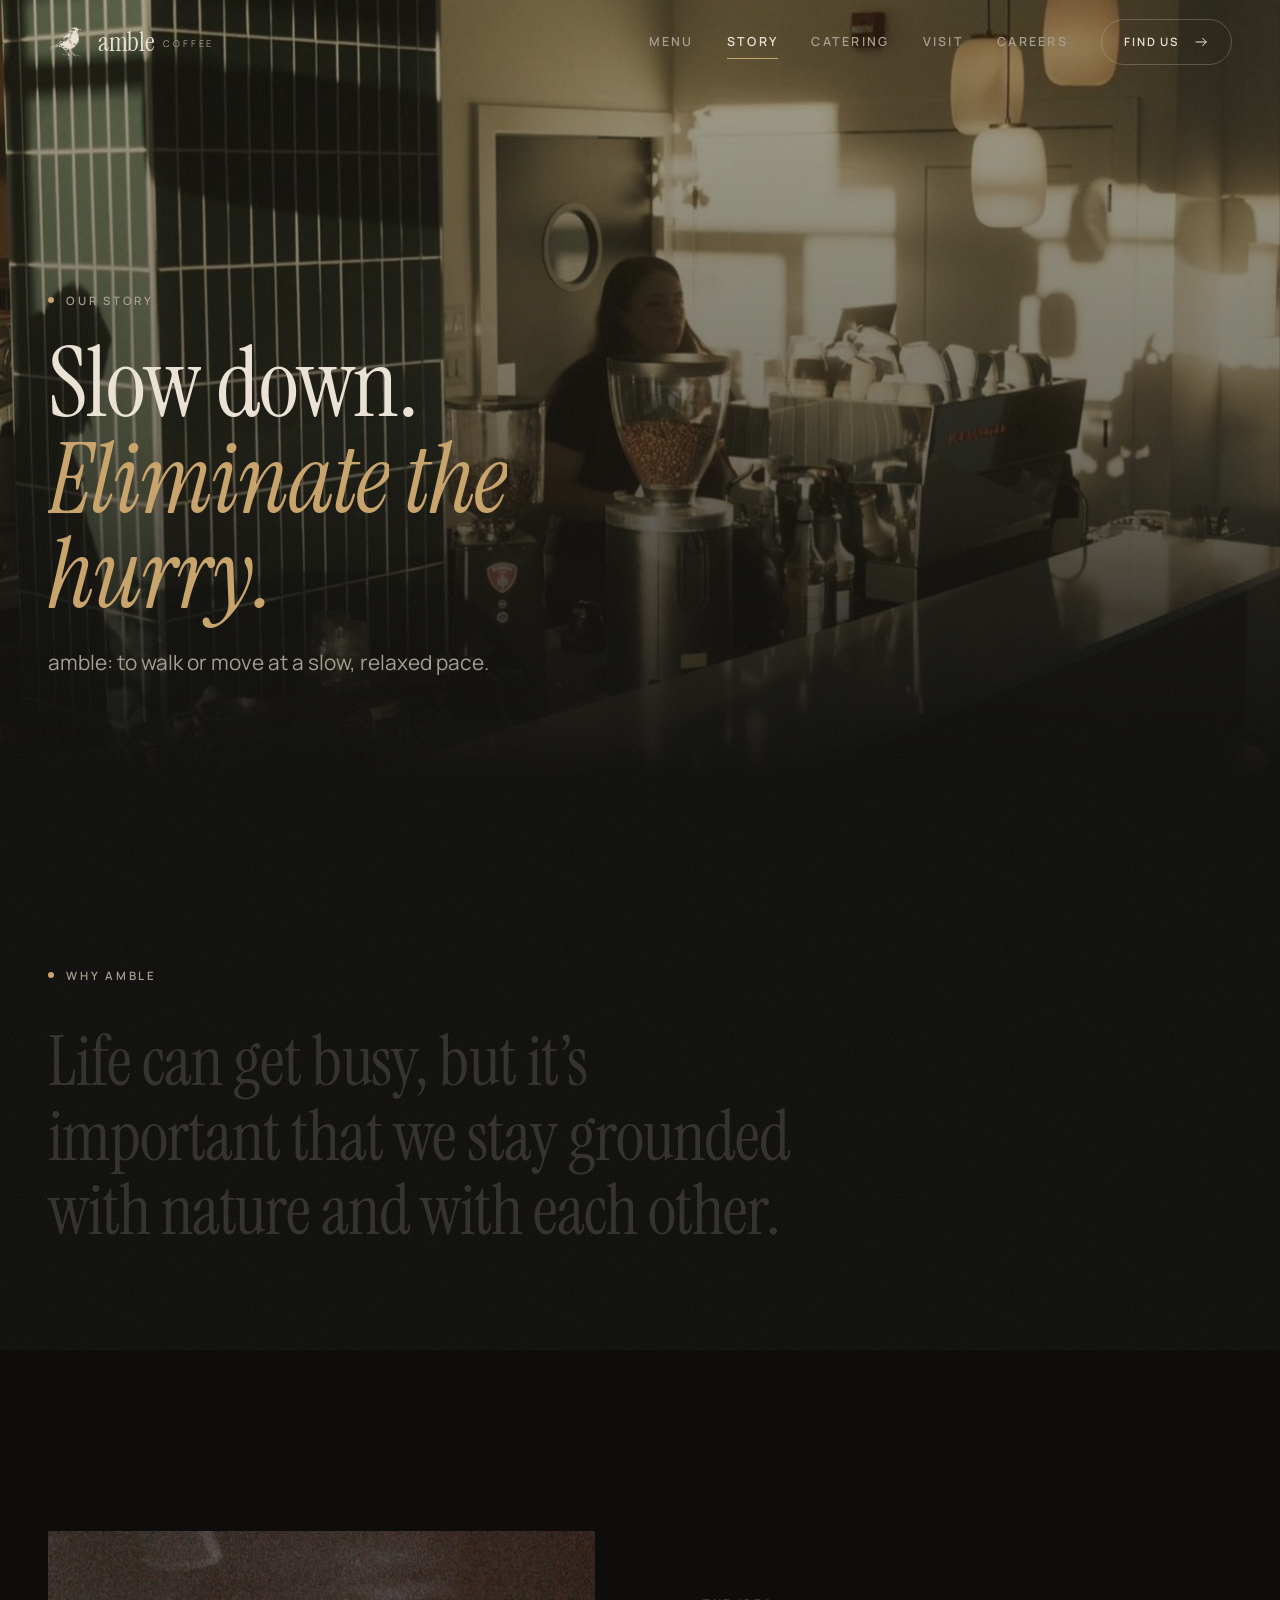
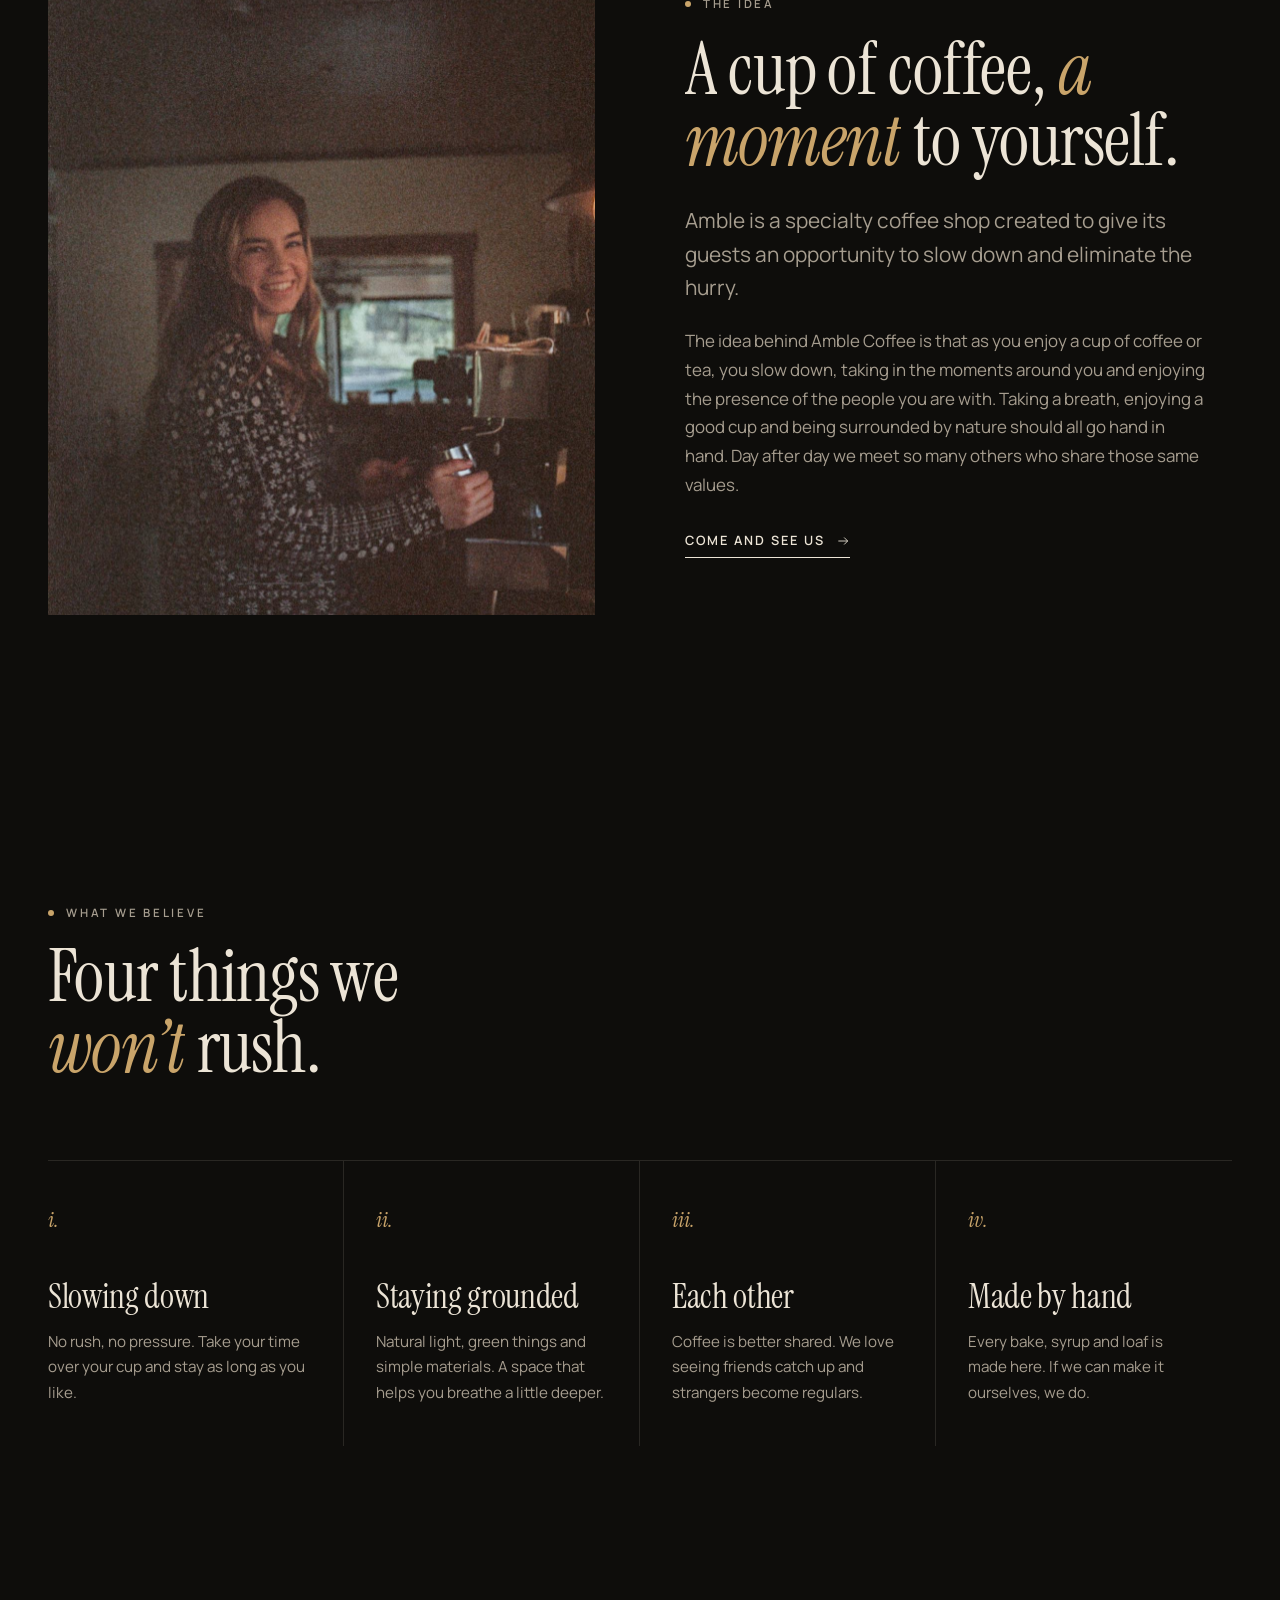
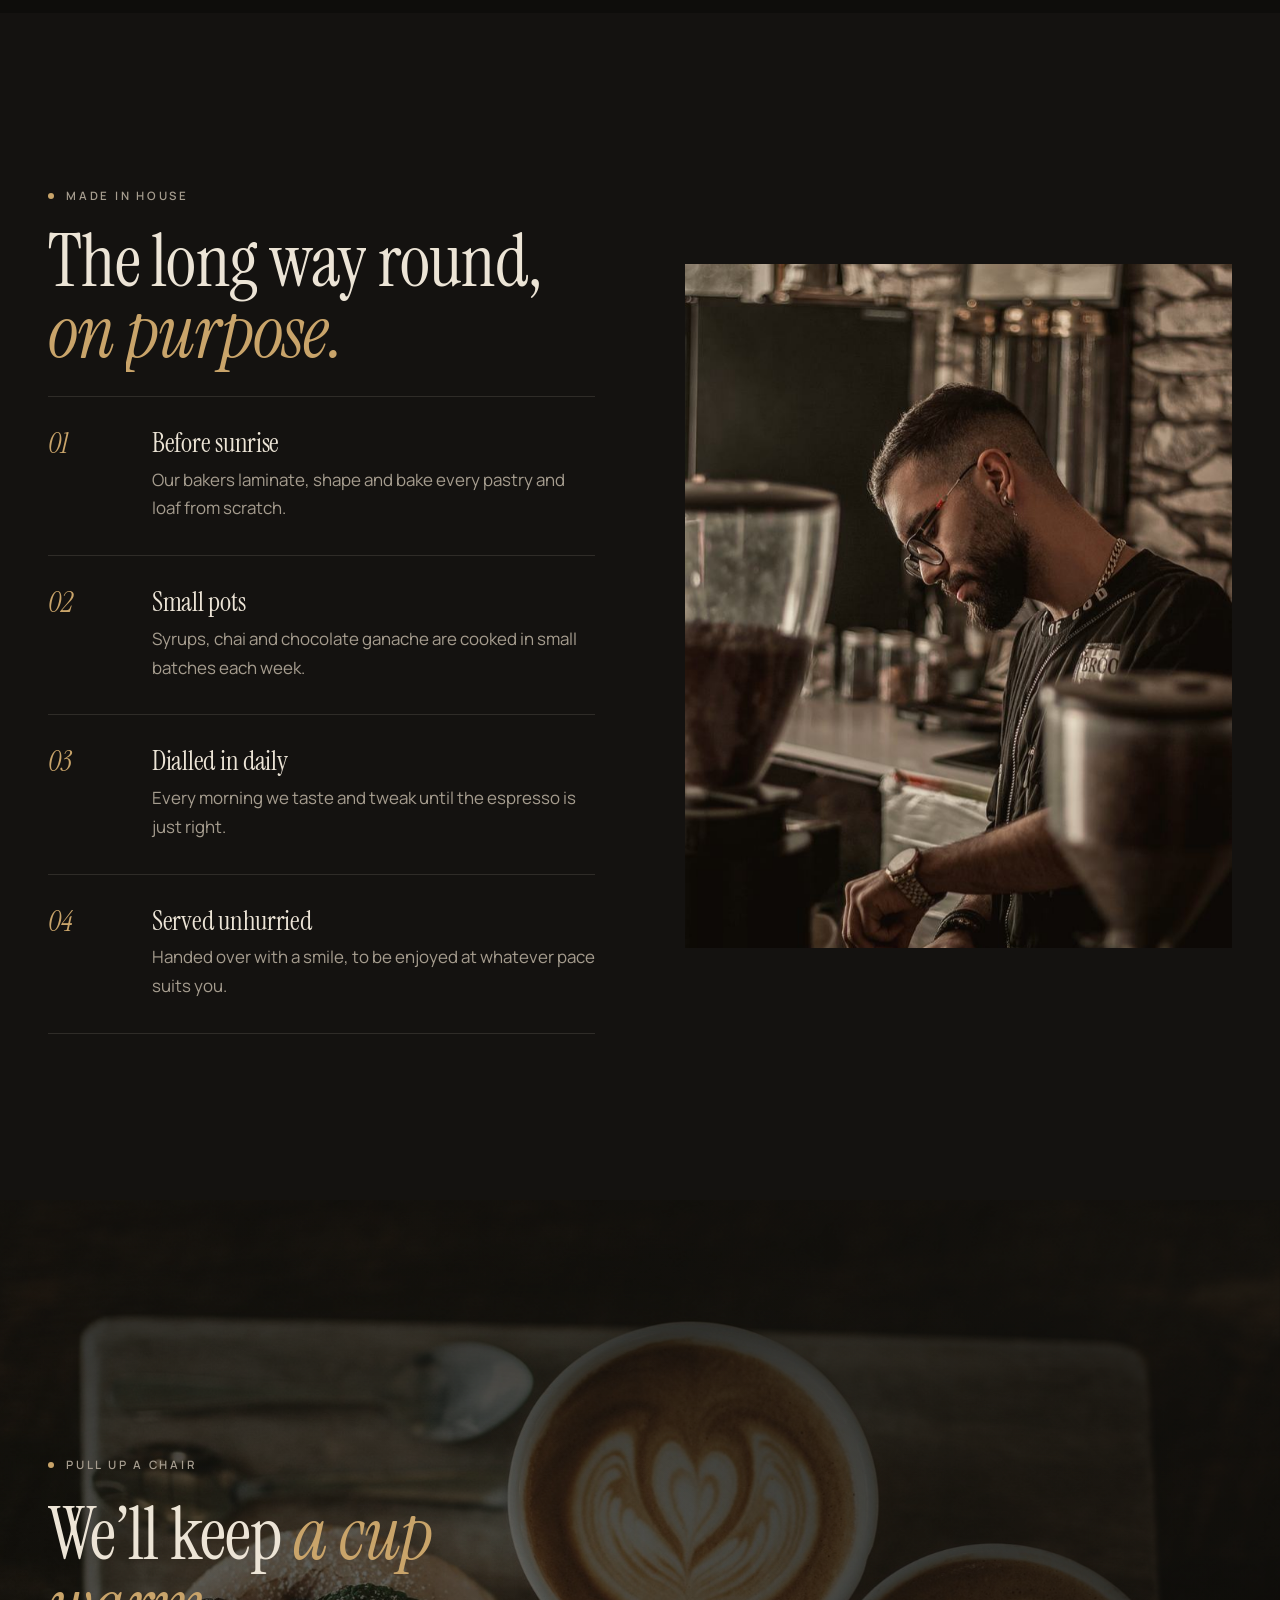
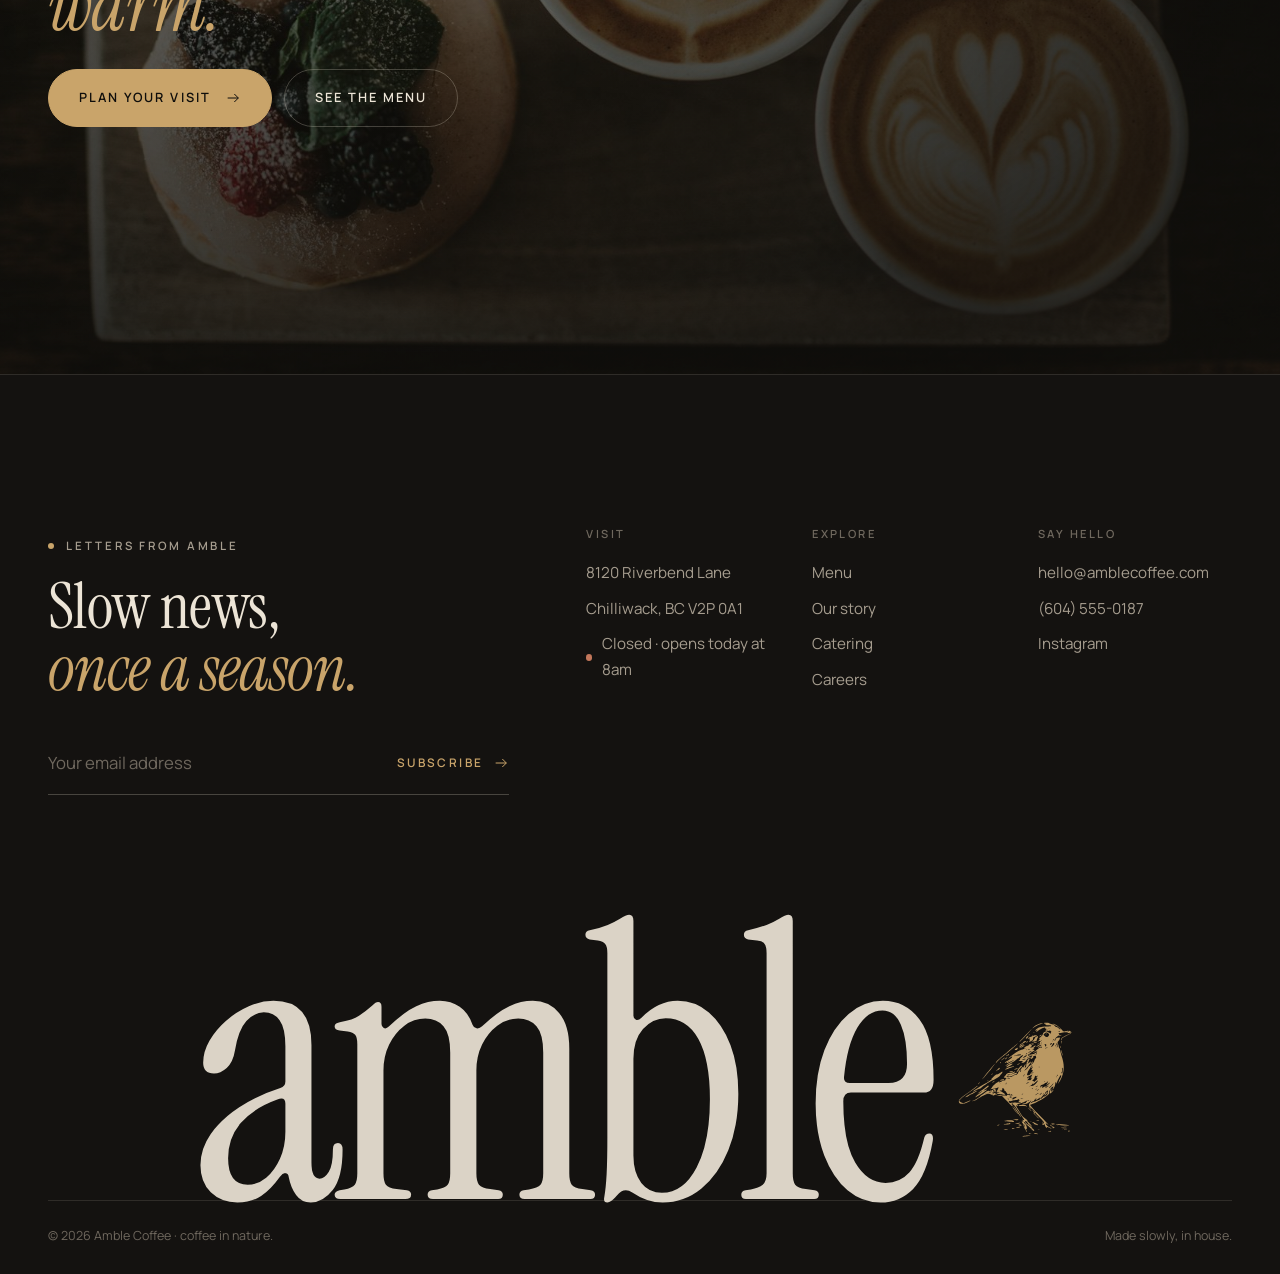
<file: story.html>
<!doctype html>
<html lang="en" class="no-js">
<head>
  <meta charset="utf-8">
  <meta name="viewport" content="width=device-width, initial-scale=1, viewport-fit=cover">
  <title>Our Story — Amble Coffee</title>
  <meta name="description" content="Why we named it Amble, and why coffee, a deep breath and nature go hand in hand.">
  <link rel="canonical" href="https://amblecoffee.com/story.html">
  <meta name="theme-color" content="#0e0d0b">
  <meta name="color-scheme" content="dark">
  <link rel="icon" href="assets/img/favicon.ico" sizes="any">
  <link rel="apple-touch-icon" href="assets/img/apple-touch-icon.png">
  <meta property="og:type" content="website">
  <meta property="og:site_name" content="Amble Coffee">
  <meta property="og:title" content="Our Story — Amble Coffee">
  <meta property="og:description" content="Why we named it Amble, and why coffee, a deep breath and nature go hand in hand.">
  <meta property="og:url" content="https://amblecoffee.com/story.html">
  <meta property="og:image" content="https://amblecoffee.com/assets/img/cafe-bar-1284.jpg">
  <meta name="twitter:card" content="summary_large_image">
  <link rel="preconnect" href="https://fonts.googleapis.com">
  <link rel="preconnect" href="https://fonts.gstatic.com" crossorigin>
  <link href="https://fonts.googleapis.com/css2?family=Instrument+Serif:ital@0;1&family=Manrope:wght@400;500;600;700&display=swap" rel="stylesheet">
  <link rel="stylesheet" href="assets/css/styles.css">
</head>
<body>
  <a class="skip" href="#main">Skip to content</a>
  <div class="preloader" aria-hidden="true">
    <div class="preloader-inner"><i class="bird"></i><div class="word"><span>amble</span></div></div>
  </div>

  <header class="site-header">
    <div class="container">
      <a class="brand" href="index.html" aria-label="Amble Coffee, home">
        <i class="bird" aria-hidden="true"></i>
        <span class="brand-word">amble<small>coffee</small></span>
      </a>
      <nav class="nav" aria-label="Main">
        <a href="menu.html">Menu</a>
        <a href="story.html" aria-current="page">Story</a>
        <a href="catering.html">Catering</a>
        <a href="visit.html">Visit</a>
        <a href="careers.html">Careers</a>
        <a class="btn" href="visit.html">Find us <svg class="arrow" viewBox="0 0 24 24" fill="none" stroke="currentColor" stroke-width="1.5" aria-hidden="true"><path d="M4 12h16M14 6l6 6-6 6"/></svg></a>
      </nav>
      <button class="nav-toggle" aria-expanded="false" aria-controls="menu-overlay"><span class="txt">Menu</span><span class="bars" aria-hidden="true"></span></button>
    </div>
  </header>

  <div class="menu-overlay" id="menu-overlay">
    <nav aria-label="Mobile">
      <a href="index.html"><span>Home</span></a>
      <a href="menu.html"><span>Menu</span></a>
      <a href="story.html" aria-current="page"><span>Story</span></a>
      <a href="catering.html"><span>Catering</span></a>
      <a href="visit.html"><span>Visit</span></a>
      <a href="careers.html"><span>Careers</span></a>
    </nav>
    <div class="menu-meta">
      <span data-status></span>
      <a href="https://www.instagram.com/amblecoffee/" target="_blank" rel="noopener">@amblecoffee</a>
    </div>
  </div>

  <main id="main">
    <section class="page-hero">
      <div class="media" data-parallax><img src="assets/img/cafe-bar-1284.jpg" srcset="assets/img/cafe-bar-700.jpg 700w, assets/img/cafe-bar-1284.jpg 1284w" sizes="100vw" alt="Late-afternoon sun across the Amble Coffee bar" fetchpriority="high"></div>
      <div class="container">
        <span class="label reveal">Our story</span>
        <h1 class="split">Slow down. <em>Eliminate the hurry.</em></h1>
        <p class="lede reveal" data-delay="2">amble: to walk or move at a slow, relaxed pace.</p>
      </div>
    </section>

    <section class="section manifesto">
      <div class="container">
        <span class="label reveal">Why Amble</span>
        <p class="big lit" data-accent="grounded,nature,other.">Life can get busy, but it’s important that we stay grounded with nature and with each other.</p>
      </div>
    </section>

    <section class="section section--tight">
      <div class="container feature">
        <div class="media wipe" data-parallax><img src="assets/img/cafe-barista-1100.jpg" srcset="assets/img/cafe-barista-600.jpg 600w, assets/img/cafe-barista-1100.jpg 1100w" sizes="(max-width: 860px) 100vw, 50vw" alt="A smiling Amble barista at the espresso machine" loading="lazy" decoding="async"></div>
        <div>
          <span class="label reveal">The idea</span>
          <h2 class="split">A cup of coffee, <em>a moment</em> to yourself.</h2>
          <p class="lede reveal">Amble is a specialty coffee shop created to give its guests an opportunity to slow down and eliminate the hurry.</p>
          <p class="reveal" style="color:var(--text-dim);max-width:52ch">The idea behind Amble Coffee is that as you enjoy a cup of coffee or tea, you slow down, taking in the moments around you and enjoying the presence of the people you are with. Taking a breath, enjoying a good cup and being surrounded by nature should all go hand in hand. Day after day we meet so many others who share those same values.</p>
          <a class="link reveal" href="visit.html" style="margin-top:12px">Come and see us <svg class="arrow" viewBox="0 0 24 24" fill="none" stroke="currentColor" stroke-width="1.5" aria-hidden="true"><path d="M4 12h16M14 6l6 6-6 6"/></svg></a>
        </div>
      </div>
    </section>

    <section class="section">
      <div class="container">
        <div class="section-head">
          <div>
            <span class="label reveal">What we believe</span>
            <h2 class="split">Four things we <em>won’t</em> rush.</h2>
          </div>
        </div>
        <div class="cards reveal">
          <div class="card"><span class="num">i.</span><h3>Slowing down</h3><p>No rush, no pressure. Take your time over your cup and stay as long as you like.</p></div>
          <div class="card"><span class="num">ii.</span><h3>Staying grounded</h3><p>Natural light, green things and simple materials. A space that helps you breathe a little deeper.</p></div>
          <div class="card"><span class="num">iii.</span><h3>Each other</h3><p>Coffee is better shared. We love seeing friends catch up and strangers become regulars.</p></div>
          <div class="card"><span class="num">iv.</span><h3>Made by hand</h3><p>Every bake, syrup and loaf is made here. If we can make it ourselves, we do.</p></div>
        </div>
      </div>
    </section>

    <section class="section section--alt">
      <div class="container feature feature--flip">
        <div class="media wipe" data-parallax><img src="assets/img/barista-1200.jpg" srcset="assets/img/barista-700.jpg 700w, assets/img/barista-1200.jpg 1200w" sizes="(max-width: 860px) 100vw, 50vw" alt="A barista tamping espresso" loading="lazy" decoding="async"></div>
        <div>
          <span class="label reveal">Made in house</span>
          <h2 class="split">The long way round, <em>on purpose.</em></h2>
          <ol class="steps reveal">
            <li><div><h3>Before sunrise</h3><p>Our bakers laminate, shape and bake every pastry and loaf from scratch.</p></div></li>
            <li><div><h3>Small pots</h3><p>Syrups, chai and chocolate ganache are cooked in small batches each week.</p></div></li>
            <li><div><h3>Dialled in daily</h3><p>Every morning we taste and tweak until the espresso is just right.</p></div></li>
            <li><div><h3>Served unhurried</h3><p>Handed over with a smile, to be enjoyed at whatever pace suits you.</p></div></li>
          </ol>
        </div>
      </div>
    </section>

    <section class="band">
      <div class="media" data-parallax><img src="assets/img/lattes-1800.jpg" srcset="assets/img/lattes-900.jpg 900w, assets/img/lattes-1800.jpg 1800w" sizes="100vw" alt="" loading="lazy" decoding="async"></div>
      <div class="container">
        <span class="label reveal">Pull up a chair</span>
        <h2 class="split">We’ll keep <em>a cup warm.</em></h2>
        <div class="btn-row reveal"><a class="btn btn--solid" href="visit.html">Plan your visit <svg class="arrow" viewBox="0 0 24 24" fill="none" stroke="currentColor" stroke-width="1.5" aria-hidden="true"><path d="M4 12h16M14 6l6 6-6 6"/></svg></a><a class="btn" href="menu.html">See the menu</a></div>
      </div>
    </section>
  </main>

  <footer class="site-footer">
    <div class="container">
      <div class="footer-top">
        <div>
          <span class="label">Letters from Amble</span>
          <h2>Slow news, <em>once a season.</em></h2>
          <!-- Connect to Mailchimp / Klaviyo / Formspree by setting the action URL. -->
          <form class="newsletter" action="#" method="post" data-async data-success="You're on the list. Thank you.">
            <input type="email" name="email" placeholder="Your email address" required autocomplete="email" aria-label="Email address">
            <button type="submit">Subscribe <svg class="arrow" viewBox="0 0 24 24" fill="none" stroke="currentColor" stroke-width="1.5" aria-hidden="true"><path d="M4 12h16M14 6l6 6-6 6"/></svg></button>
          </form>
          <p class="form-note small" role="status" aria-live="polite" style="margin-top:12px"></p>
        </div>
        <div class="footer-cols">
          <div>
            <h4>Visit</h4>
            <ul>
              <li>8120 Riverbend Lane</li>
              <li>Chilliwack, BC V2P 0A1</li>
              <li><span data-status></span></li>
            </ul>
          </div>
          <div>
            <h4>Explore</h4>
            <ul>
              <li><a href="menu.html">Menu</a></li>
              <li><a href="story.html">Our story</a></li>
              <li><a href="catering.html">Catering</a></li>
              <li><a href="careers.html">Careers</a></li>
            </ul>
          </div>
          <div>
            <h4>Say hello</h4>
            <ul>
              <li><a href="mailto:hello@amblecoffee.com">hello@amblecoffee.com</a></li>
              <li><a href="tel:+16045550187">(604) 555-0187</a></li>
              <li><a href="https://www.instagram.com/amblecoffee/" target="_blank" rel="noopener">Instagram</a></li>
            </ul>
          </div>
        </div>
      </div>
      <div class="footer-mark" aria-hidden="true">amble<i class="bird"></i></div>
      <div class="footer-bottom">
        <span>© <span data-year></span> Amble Coffee · coffee in nature.</span>
        <span>Made slowly, in house.</span>
      </div>
    </div>
  </footer>

  <script src="assets/js/main.js" defer></script>
</body>
</html>
</file>
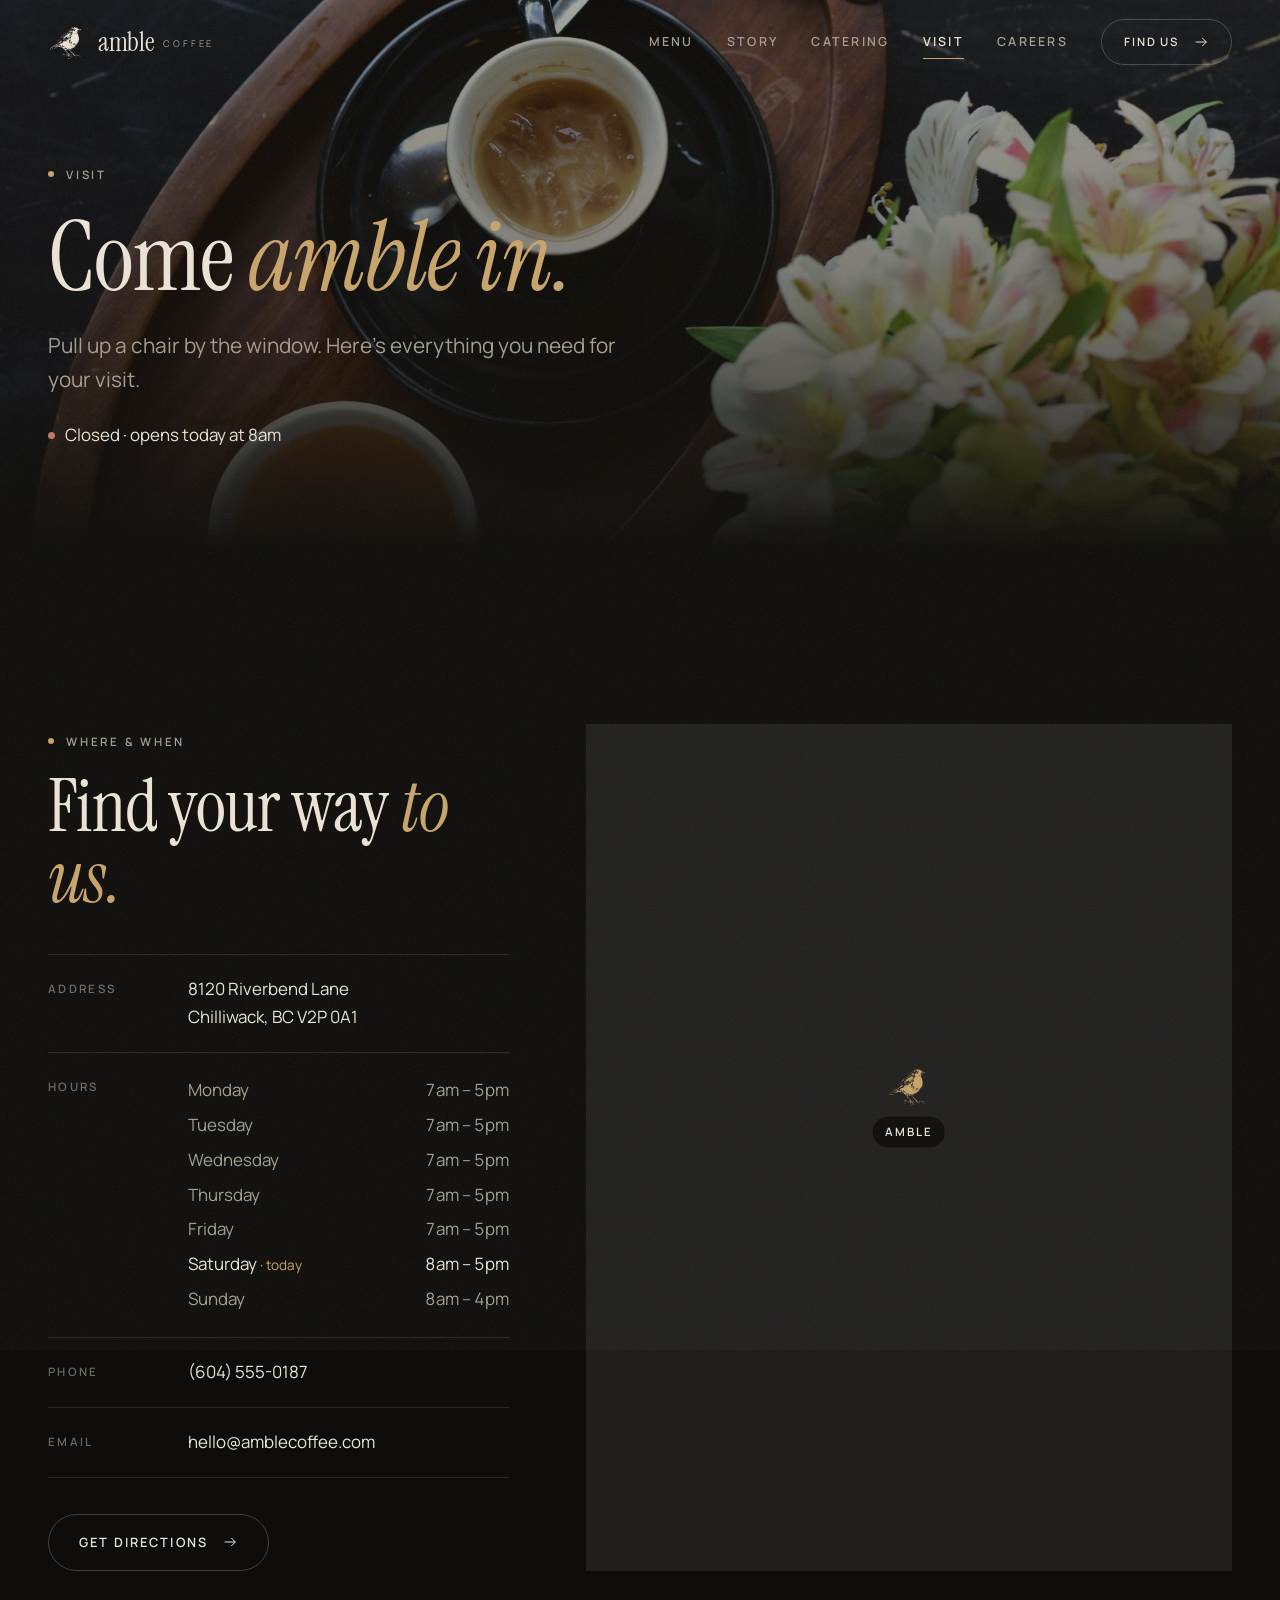
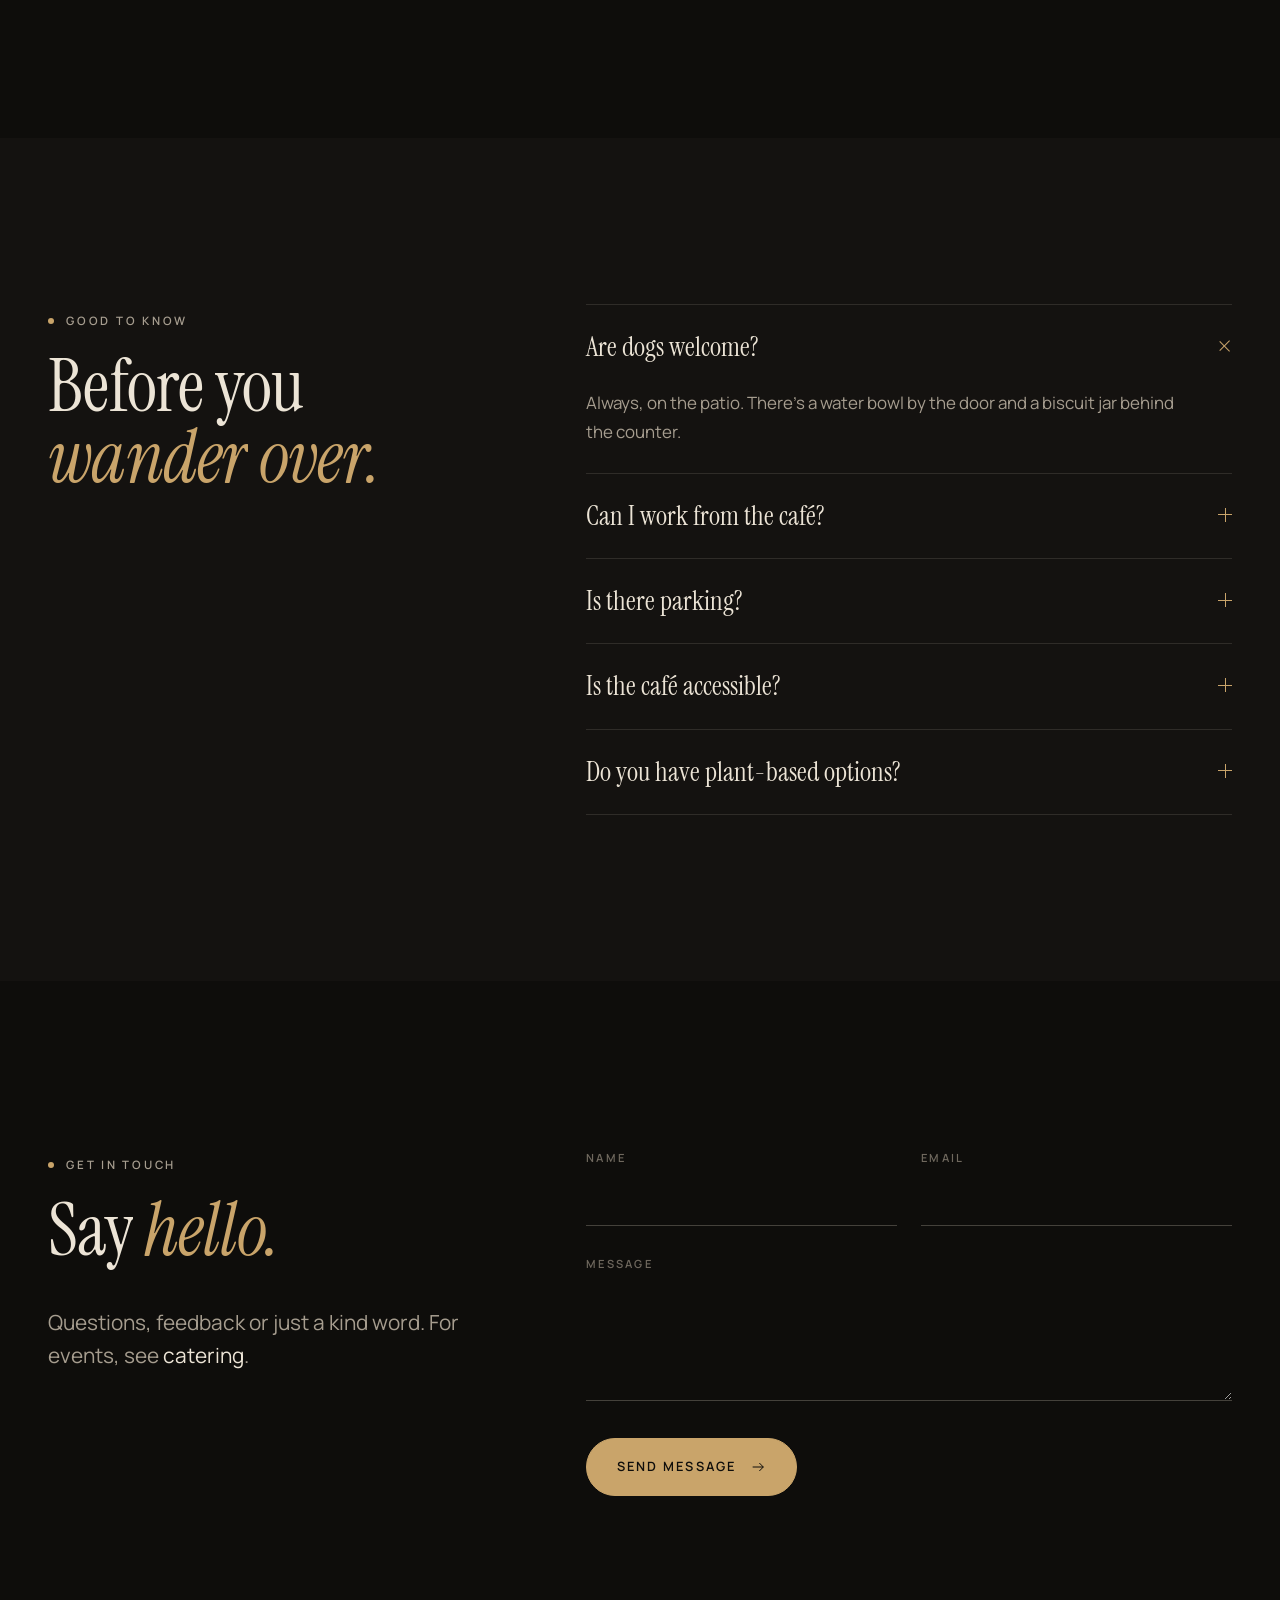
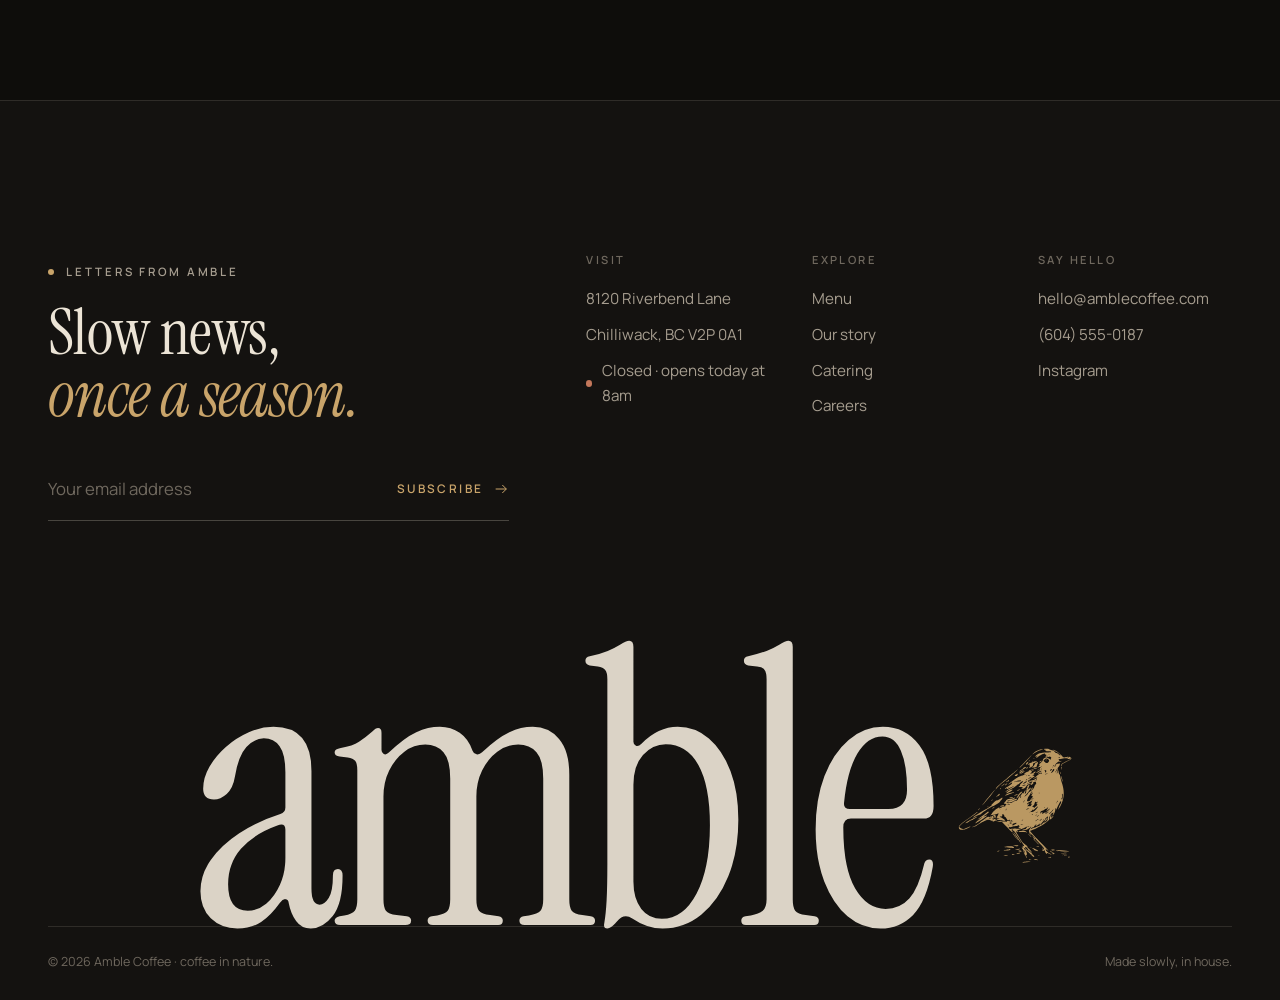
<file: visit.html>
<!doctype html>
<html lang="en" class="no-js">
<head>
  <meta charset="utf-8">
  <meta name="viewport" content="width=device-width, initial-scale=1, viewport-fit=cover">
  <title>Visit — Amble Coffee</title>
  <meta name="description" content="Hours, directions and how to get in touch with Amble Coffee in Chilliwack, BC.">
  <link rel="canonical" href="https://amblecoffee.com/visit.html">
  <meta name="theme-color" content="#0e0d0b">
  <meta name="color-scheme" content="dark">
  <link rel="icon" href="assets/img/favicon.ico" sizes="any">
  <link rel="apple-touch-icon" href="assets/img/apple-touch-icon.png">
  <meta property="og:type" content="website">
  <meta property="og:site_name" content="Amble Coffee">
  <meta property="og:title" content="Visit — Amble Coffee">
  <meta property="og:description" content="Hours, directions and how to get in touch with Amble Coffee in Chilliwack, BC.">
  <meta property="og:url" content="https://amblecoffee.com/visit.html">
  <meta property="og:image" content="https://amblecoffee.com/assets/img/tea-1800.jpg">
  <meta name="twitter:card" content="summary_large_image">
  <link rel="preconnect" href="https://fonts.googleapis.com">
  <link rel="preconnect" href="https://fonts.gstatic.com" crossorigin>
  <link href="https://fonts.googleapis.com/css2?family=Instrument+Serif:ital@0;1&family=Manrope:wght@400;500;600;700&display=swap" rel="stylesheet">
  <link rel="stylesheet" href="assets/css/styles.css">
</head>
<body>
  <a class="skip" href="#main">Skip to content</a>
  <div class="preloader" aria-hidden="true">
    <div class="preloader-inner"><i class="bird"></i><div class="word"><span>amble</span></div></div>
  </div>

  <header class="site-header">
    <div class="container">
      <a class="brand" href="index.html" aria-label="Amble Coffee, home">
        <i class="bird" aria-hidden="true"></i>
        <span class="brand-word">amble<small>coffee</small></span>
      </a>
      <nav class="nav" aria-label="Main">
        <a href="menu.html">Menu</a>
        <a href="story.html">Story</a>
        <a href="catering.html">Catering</a>
        <a href="visit.html" aria-current="page">Visit</a>
        <a href="careers.html">Careers</a>
        <a class="btn" href="visit.html">Find us <svg class="arrow" viewBox="0 0 24 24" fill="none" stroke="currentColor" stroke-width="1.5" aria-hidden="true"><path d="M4 12h16M14 6l6 6-6 6"/></svg></a>
      </nav>
      <button class="nav-toggle" aria-expanded="false" aria-controls="menu-overlay"><span class="txt">Menu</span><span class="bars" aria-hidden="true"></span></button>
    </div>
  </header>

  <div class="menu-overlay" id="menu-overlay">
    <nav aria-label="Mobile">
      <a href="index.html"><span>Home</span></a>
      <a href="menu.html"><span>Menu</span></a>
      <a href="story.html"><span>Story</span></a>
      <a href="catering.html"><span>Catering</span></a>
      <a href="visit.html" aria-current="page"><span>Visit</span></a>
      <a href="careers.html"><span>Careers</span></a>
    </nav>
    <div class="menu-meta">
      <span data-status></span>
      <a href="https://www.instagram.com/amblecoffee/" target="_blank" rel="noopener">@amblecoffee</a>
    </div>
  </div>

  <main id="main">
    <section class="page-hero page-hero--short">
      <div class="media" data-parallax><img src="assets/img/tea-1800.jpg" srcset="assets/img/tea-900.jpg 900w, assets/img/tea-1800.jpg 1800w" sizes="100vw" alt="Tea and coffee on a wooden tray with flowers" fetchpriority="high"></div>
      <div class="container">
        <span class="label reveal">Visit</span>
        <h1 class="split">Come <em>amble in.</em></h1>
        <p class="lede reveal" data-delay="2">Pull up a chair by the window. Here’s everything you need for your visit.</p><p class="reveal" data-delay="3" style="margin-top:20px"><span data-status></span></p>
      </div>
    </section>

    <section class="section">
      <div class="container visit">
        <div>
          <span class="label reveal">Where &amp; when</span>
          <h2 class="split">Find your way <em>to us.</em></h2>
          <dl class="reveal">
            <div class="info-row"><dt>Address</dt><dd>8120 Riverbend Lane<br>Chilliwack, BC V2P 0A1</dd></div>
            <div class="info-row"><dt>Hours</dt><dd><table class="hours" data-hours aria-label="Opening hours"></table></dd></div>
            <div class="info-row"><dt>Phone</dt><dd><a href="tel:+16045550187">(604) 555-0187</a></dd></div>
            <div class="info-row"><dt>Email</dt><dd><a href="mailto:hello@amblecoffee.com">hello@amblecoffee.com</a></dd></div>
          </dl>
          <div class="btn-row reveal" style="margin-top:36px"><a class="btn" href="https://www.google.com/maps/search/?api=1&amp;query=Chilliwack%2C+BC" target="_blank" rel="noopener">Get directions <svg class="arrow" viewBox="0 0 24 24" fill="none" stroke="currentColor" stroke-width="1.5" aria-hidden="true"><path d="M4 12h16M14 6l6 6-6 6"/></svg></a></div>
        </div>
        <div class="map reveal" data-delay="1">
          <iframe title="Map showing Amble Coffee" src="https://maps.google.com/maps?q=Chilliwack%2C%20BC&amp;z=14&amp;output=embed" loading="lazy" referrerpolicy="no-referrer-when-downgrade"></iframe>
          <div class="map-pin"><i class="bird"></i><span>Amble</span></div>
        </div>
      </div>
    </section>

    <section class="section section--alt">
      <div class="container visit" style="grid-template-columns:5fr 7fr">
        <div>
          <span class="label reveal">Good to know</span>
          <h2 class="split">Before you <em>wander over.</em></h2>
        </div>
        <div class="faq reveal">
          <details open><summary>Are dogs welcome?</summary><p>Always, on the patio. There’s a water bowl by the door and a biscuit jar behind the counter.</p></details>
          <details><summary>Can I work from the café?</summary><p>Of course. There’s free wifi and plenty of outlets. On busy weekend mornings we ask laptops to share the big table.</p></details>
          <details><summary>Is there parking?</summary><p>Free parking right outside, plus bike racks by the patio.</p></details>
          <details><summary>Is the café accessible?</summary><p>Yes. Step-free entry, an accessible washroom and a baby-change table.</p></details>
          <details><summary>Do you have plant-based options?</summary><p>Our oat and almond milks are made in house every morning, and there are always vegan bakes on the counter.</p></details>
        </div>
      </div>
    </section>

    <section class="section" id="contact">
      <div class="container visit">
        <div>
          <span class="label reveal">Get in touch</span>
          <h2 class="split">Say <em>hello.</em></h2>
          <p class="lede reveal">Questions, feedback or just a kind word. For events, see <a href="catering.html" style="color:var(--text)">catering</a>.</p>
        </div>
        <form class="form reveal" action="#" method="post" data-async data-success="Thank you. We’ll get back to you soon.">
          <div class="field"><label for="v-name">Name</label><input id="v-name" name="name" required autocomplete="name"></div>
          <div class="field"><label for="v-email">Email</label><input id="v-email" name="email" type="email" required autocomplete="email"></div>
          <div class="field full"><label for="v-msg">Message</label><textarea id="v-msg" name="message" required></textarea></div>
          <div class="full"><button class="btn btn--solid" type="submit">Send message <svg class="arrow" viewBox="0 0 24 24" fill="none" stroke="currentColor" stroke-width="1.5" aria-hidden="true"><path d="M4 12h16M14 6l6 6-6 6"/></svg></button><p class="form-note" role="status" aria-live="polite" style="margin-top:16px"></p></div>
        </form>
      </div>
    </section>
  </main>

  <footer class="site-footer">
    <div class="container">
      <div class="footer-top">
        <div>
          <span class="label">Letters from Amble</span>
          <h2>Slow news, <em>once a season.</em></h2>
          <!-- Connect to Mailchimp / Klaviyo / Formspree by setting the action URL. -->
          <form class="newsletter" action="#" method="post" data-async data-success="You're on the list. Thank you.">
            <input type="email" name="email" placeholder="Your email address" required autocomplete="email" aria-label="Email address">
            <button type="submit">Subscribe <svg class="arrow" viewBox="0 0 24 24" fill="none" stroke="currentColor" stroke-width="1.5" aria-hidden="true"><path d="M4 12h16M14 6l6 6-6 6"/></svg></button>
          </form>
          <p class="form-note small" role="status" aria-live="polite" style="margin-top:12px"></p>
        </div>
        <div class="footer-cols">
          <div>
            <h4>Visit</h4>
            <ul>
              <li>8120 Riverbend Lane</li>
              <li>Chilliwack, BC V2P 0A1</li>
              <li><span data-status></span></li>
            </ul>
          </div>
          <div>
            <h4>Explore</h4>
            <ul>
              <li><a href="menu.html">Menu</a></li>
              <li><a href="story.html">Our story</a></li>
              <li><a href="catering.html">Catering</a></li>
              <li><a href="careers.html">Careers</a></li>
            </ul>
          </div>
          <div>
            <h4>Say hello</h4>
            <ul>
              <li><a href="mailto:hello@amblecoffee.com">hello@amblecoffee.com</a></li>
              <li><a href="tel:+16045550187">(604) 555-0187</a></li>
              <li><a href="https://www.instagram.com/amblecoffee/" target="_blank" rel="noopener">Instagram</a></li>
            </ul>
          </div>
        </div>
      </div>
      <div class="footer-mark" aria-hidden="true">amble<i class="bird"></i></div>
      <div class="footer-bottom">
        <span>© <span data-year></span> Amble Coffee · coffee in nature.</span>
        <span>Made slowly, in house.</span>
      </div>
    </div>
  </footer>

  <script src="assets/js/main.js" defer></script>
</body>
</html>
</file>
<file: assets/css/styles.css>
/* ==========================================================================
   Amble Coffee — "golden hour" dark theme
   Tokens first; every colour, font and easing lives in :root.
   ========================================================================== */

:root {
  --bg: #0e0d0b;
  --bg-2: #141210;
  --surface: #1b1815;
  --forest: #111a16;
  --text: #ece4d6;
  --text-dim: #a69d8f;
  --text-faint: #6f685e;
  --brass: #c9a46a;
  --brass-soft: rgba(201, 164, 106, 0.14);
  --sage: #89a59b;
  --line: rgba(236, 228, 214, 0.12);
  --line-strong: rgba(236, 228, 214, 0.24);

  --serif: "Instrument Serif", "Times New Roman", serif;
  --sans: "Manrope", system-ui, -apple-system, "Segoe UI", sans-serif;

  --max: 1320px;
  --gutter: clamp(16px, 4vw, 48px);
  --header-h: 84px;
  --ease: cubic-bezier(0.19, 1, 0.22, 1);
  --ease-in-out: cubic-bezier(0.65, 0, 0.35, 1);
}

*, *::before, *::after { box-sizing: border-box; }
html { -webkit-text-size-adjust: 100%; scroll-behavior: smooth; }
@media (prefers-reduced-motion: reduce) { html { scroll-behavior: auto; } }

body {
  margin: 0;
  background: var(--bg);
  color: var(--text);
  font-family: var(--sans);
  font-size: clamp(0.98rem, 0.94rem + 0.18vw, 1.06rem);
  line-height: 1.7;
  font-weight: 400;
  -webkit-font-smoothing: antialiased;
  -moz-osx-font-smoothing: grayscale;
  overflow-x: hidden;
}
body.is-locked { overflow: hidden; }

img { display: block; max-width: 100%; height: auto; }
a { color: inherit; text-decoration: none; }
p { margin: 0 0 1.1em; }
button { font: inherit; color: inherit; }
::selection { background: var(--brass); color: var(--bg); }
:focus-visible { outline: 1.5px solid var(--brass); outline-offset: 4px; border-radius: 4px; }

/* Film grain over everything — the single most "analog" touch. */
body::after {
  content: ""; position: fixed; inset: -50%; z-index: 90; pointer-events: none; opacity: 0.07;
  background-image: url("data:image/svg+xml,%3Csvg xmlns='http://www.w3.org/2000/svg' width='220' height='220'%3E%3Cfilter id='n'%3E%3CfeTurbulence type='fractalNoise' baseFrequency='.85' numOctaves='3' stitchTiles='stitch'/%3E%3C/filter%3E%3Crect width='100%25' height='100%25' filter='url(%23n)'/%3E%3C/svg%3E");
  animation: grain 1.2s steps(4) infinite;
}
@keyframes grain {
  0% { transform: translate(0, 0); } 25% { transform: translate(-3%, 2%); }
  50% { transform: translate(2%, -3%); } 75% { transform: translate(-2%, -1%); } 100% { transform: translate(0, 0); }
}

/* Type ----------------------------------------------------------------- */
h1, h2, h3, h4 { font-family: var(--serif); font-weight: 400; line-height: 0.98; letter-spacing: -0.01em; margin: 0 0 0.4em; }
.display { font-size: clamp(3.6rem, 1.6rem + 8.4vw, 10.5rem); line-height: 0.88; letter-spacing: -0.025em; }
h1 { font-size: clamp(3rem, 1.6rem + 5.6vw, 7.2rem); }
h2 { font-size: clamp(2.5rem, 1.5rem + 3.8vw, 5.4rem); }
h3 { font-size: clamp(1.6rem, 1.3rem + 1vw, 2.2rem); line-height: 1.05; }
em, .italic { font-style: italic; color: var(--brass); }

.label {
  display: inline-flex; align-items: center; gap: 12px;
  font-family: var(--sans); font-size: 0.72rem; font-weight: 600; letter-spacing: 0.24em; text-transform: uppercase;
  color: var(--text-dim);
}
.label::before { content: ""; width: 6px; height: 6px; border-radius: 50%; background: var(--brass); }
.label--plain::before { display: none; }
.lede { font-size: clamp(1.08rem, 1rem + 0.4vw, 1.3rem); line-height: 1.6; color: var(--text-dim); max-width: 44ch; }
.small { font-size: 0.86rem; color: var(--text-dim); }

/* Layout --------------------------------------------------------------- */
.container { width: min(var(--max), 100% - 2 * var(--gutter)); margin-inline: auto; }
.section { padding-block: clamp(96px, 13vw, 200px); position: relative; }
.section--tight { padding-block: clamp(72px, 9vw, 128px); }
.section--alt { background: var(--bg-2); }
.section--forest { background: var(--forest); }
.rule { border: 0; border-top: 1px solid var(--line); margin: 0; }

.grid-12 { display: grid; grid-template-columns: repeat(12, 1fr); gap: clamp(16px, 2.4vw, 32px); }

/* Buttons ---------------------------------------------------------------- */
.btn {
  position: relative; display: inline-flex; align-items: center; gap: 14px; overflow: hidden; isolation: isolate;
  padding: 17px 30px; border-radius: 999px; border: 1px solid var(--line-strong);
  font-size: 0.8rem; font-weight: 600; letter-spacing: 0.16em; text-transform: uppercase; cursor: pointer;
  background: transparent; transition: color 0.6s var(--ease), border-color 0.6s var(--ease);
}
.btn::before {
  content: ""; position: absolute; inset: 0; z-index: -1; background: var(--text);
  border-radius: inherit; transform: translateY(101%); transition: transform 0.6s var(--ease);
}
.btn:hover::before, .btn:focus-visible::before { transform: none; }
.btn:hover, .btn:focus-visible { color: var(--bg); border-color: var(--text); }
.btn .arrow { width: 16px; height: 16px; transition: transform 0.6s var(--ease); }
.btn:hover .arrow { transform: translateX(4px); }
.btn--solid { background: var(--brass); border-color: var(--brass); color: var(--bg); }
.btn--solid::before { background: var(--text); }
.btn-row { display: flex; flex-wrap: wrap; gap: 12px; }

.link {
  display: inline-flex; align-items: center; gap: 10px; font-size: 0.8rem; font-weight: 600;
  letter-spacing: 0.16em; text-transform: uppercase; padding-bottom: 6px;
  background: linear-gradient(currentColor, currentColor) left bottom / 100% 1px no-repeat;
  transition: background-size 0.6s var(--ease);
}
.link:hover { background-size: 0% 1px; background-position: right bottom; }
.link .arrow { width: 14px; height: 14px; }

/* Preloader -------------------------------------------------------------- */
.preloader {
  position: fixed; inset: 0; z-index: 100; background: var(--bg);
  display: grid; place-items: center; transition: transform 1.1s var(--ease-in-out) 0.1s;
}
.preloader-inner { display: flex; flex-direction: column; align-items: center; gap: 18px; }
.preloader .bird { width: 72px; height: 72px; color: var(--text); opacity: 0; transform: translateY(12px); animation: rise 0.9s var(--ease) 0.15s forwards; }
.preloader .word { font-family: var(--serif); font-size: 2.4rem; font-style: italic; overflow: hidden; line-height: 1.1; }
.preloader .word span { display: inline-block; transform: translateY(110%); animation: rise-text 0.9s var(--ease) 0.35s forwards; }
.preloader.is-done { transform: translateY(-100%); }
.preloader.is-skipped { display: none; }
@keyframes rise { to { opacity: 1; transform: none; } }
@keyframes rise-text { to { transform: none; } }
.no-js .preloader { display: none; }

/* Bird mark — the original Amble logo, recoloured via mask --------------- */
.bird {
  display: inline-block; background: currentColor; flex: none;
  -webkit-mask: url("../img/bird.svg") center / contain no-repeat;
  mask: url("../img/bird.svg") center / contain no-repeat;
}

/* Header ----------------------------------------------------------------- */
.site-header {
  position: fixed; inset: 0 0 auto; z-index: 60; height: var(--header-h);
  transition: transform 0.7s var(--ease), background 0.5s var(--ease), backdrop-filter 0.5s;
}
.site-header.is-solid { background: rgba(14, 13, 11, 0.72); backdrop-filter: blur(16px) saturate(1.2); -webkit-backdrop-filter: blur(16px) saturate(1.2); }
.site-header.is-hidden { transform: translateY(-100%); }
.site-header .container { height: 100%; display: flex; align-items: center; justify-content: space-between; gap: 24px; }

.brand { display: inline-flex; align-items: center; gap: 12px; position: relative; z-index: 2; }
.brand .bird { width: 38px; height: 38px; }
.brand-word { font-family: var(--serif); font-size: 1.7rem; line-height: 1; letter-spacing: -0.01em; }
.brand-word small { font-family: var(--sans); font-size: 0.58rem; letter-spacing: 0.32em; text-transform: uppercase; color: var(--text-dim); margin-left: 8px; vertical-align: 4px; }

.nav { display: flex; align-items: center; gap: clamp(18px, 2.6vw, 40px); }
.nav a:not(.btn) {
  position: relative; font-size: 0.78rem; font-weight: 600; letter-spacing: 0.18em; text-transform: uppercase; color: var(--text-dim);
  transition: color 0.4s var(--ease);
}
.nav a:not(.btn)::after {
  content: ""; position: absolute; left: 0; right: 0; bottom: -6px; height: 1px; background: var(--brass);
  transform: scaleX(0); transform-origin: right; transition: transform 0.6s var(--ease);
}
.nav a:not(.btn):hover, .nav a[aria-current="page"] { color: var(--text); }
.nav a:not(.btn):hover::after, .nav a[aria-current="page"]::after { transform: scaleX(1); transform-origin: left; }
.nav .btn { padding: 12px 22px; font-size: 0.72rem; }

.nav-toggle {
  display: none; position: relative; z-index: 2; background: none; border: 0; cursor: pointer;
  font-size: 0.74rem; font-weight: 600; letter-spacing: 0.2em; text-transform: uppercase; padding: 10px 0; color: var(--text);
}
.nav-toggle .bars { display: inline-block; width: 26px; height: 10px; position: relative; margin-left: 12px; vertical-align: middle; }
.nav-toggle .bars::before, .nav-toggle .bars::after {
  content: ""; position: absolute; left: 0; right: 0; height: 1.5px; background: currentColor; transition: transform 0.6s var(--ease), top 0.6s var(--ease);
}
.nav-toggle .bars::before { top: 0; }
.nav-toggle .bars::after { top: 8px; }
.menu-open .nav-toggle .bars::before { top: 4px; transform: rotate(45deg); }
.menu-open .nav-toggle .bars::after { top: 4px; transform: rotate(-45deg); }

/* Full-screen mobile menu */
.menu-overlay {
  position: fixed; inset: 0; z-index: 55; background: var(--bg-2);
  display: flex; flex-direction: column; justify-content: center; padding: calc(var(--header-h) + 24px) var(--gutter) 40px;
  clip-path: inset(0 0 100% 0); transition: clip-path 0.9s var(--ease-in-out); visibility: hidden;
}
.menu-open .menu-overlay { clip-path: inset(0 0 0 0); visibility: visible; }
.menu-overlay nav { display: flex; flex-direction: column; }
.menu-overlay nav a {
  font-family: var(--serif); font-size: clamp(2.8rem, 12vw, 4.4rem); line-height: 1.1; overflow: hidden; display: block;
  border-bottom: 1px solid var(--line); padding: 6px 0;
}
.menu-overlay nav a span { display: inline-block; transform: translateY(105%); transition: transform 0.9s var(--ease); }
.menu-open .menu-overlay nav a span { transform: none; }
.menu-overlay nav a:nth-child(2) span { transition-delay: 0.05s; }
.menu-overlay nav a:nth-child(3) span { transition-delay: 0.1s; }
.menu-overlay nav a:nth-child(4) span { transition-delay: 0.15s; }
.menu-overlay nav a:nth-child(5) span { transition-delay: 0.2s; }
.menu-overlay nav a:nth-child(6) span { transition-delay: 0.25s; }
.menu-overlay nav a[aria-current="page"] { color: var(--brass); font-style: italic; }
.menu-overlay .menu-meta { margin-top: 40px; display: flex; justify-content: space-between; gap: 20px; flex-wrap: wrap; color: var(--text-dim); font-size: 0.9rem; }

@media (max-width: 960px) {
  .nav { display: none; }
  .nav-toggle { display: inline-flex; align-items: center; }
}
@media (min-width: 961px) { .menu-overlay { display: none; } }

/* Reveal animations ------------------------------------------------------ */
.reveal { opacity: 0; transform: translateY(40px); transition: opacity 1.2s var(--ease), transform 1.2s var(--ease); }
.reveal.is-in { opacity: 1; transform: none; }
.reveal[data-delay="1"] { transition-delay: 0.12s; }
.reveal[data-delay="2"] { transition-delay: 0.24s; }
.reveal[data-delay="3"] { transition-delay: 0.36s; }

/* Split headings: JS wraps each word in .w > span */
.split .w { display: inline-block; overflow: hidden; vertical-align: top; padding-bottom: 0.08em; margin-bottom: -0.08em; }
.split .w > span { display: inline-block; transform: translateY(105%); transition: transform 1.3s var(--ease); }
.split.is-in .w > span { transform: none; }

/* Images that reveal with a curtain wipe */
.media { position: relative; overflow: hidden; background: var(--surface); }
.media img { width: 100%; height: 100%; object-fit: cover; }
/* A curtain in the section's own colour lifts away; `scale` composes with the parallax transform. */
.media.wipe::after {
  content: ""; position: absolute; inset: -1px; z-index: 1; background: var(--curtain, var(--bg));
  transform-origin: top; transition: transform 1.5s var(--ease-in-out);
}
.media.wipe.is-in::after { transform: scaleY(0); }
.media.wipe img { scale: 1.22; transition: scale 2.4s var(--ease); }
.media.wipe.is-in img { scale: 1; }
.section--alt { --curtain: var(--bg-2); }
.section--forest { --curtain: var(--forest); }
.media[data-parallax] img { height: 118%; will-change: transform; }
.media .caption {
  position: absolute; left: 18px; bottom: 16px; z-index: 2; font-size: 0.68rem; font-weight: 600;
  letter-spacing: 0.22em; text-transform: uppercase; color: rgba(236, 228, 214, 0.8);
}

.no-js .reveal, .no-js .split .w > span { opacity: 1; transform: none; }
.no-js .media.wipe::after { display: none; }
.no-js .media.wipe img { scale: 1; }

/* Hero (home) ------------------------------------------------------------ */
.hero { position: relative; min-height: 100svh; display: grid; grid-template-columns: 1fr 1fr; }
.hero-copy {
  position: relative; z-index: 2; display: flex; flex-direction: column; justify-content: flex-end;
  padding: calc(var(--header-h) + 48px) var(--gutter) clamp(40px, 6vw, 72px) max(var(--gutter), calc((100vw - var(--max)) / 2));
}
.hero-copy .display { margin: 28px 0 32px; font-size: clamp(3.6rem, 1rem + 6.6vw, 8.6rem); }
.hero-copy .display .line { white-space: nowrap; }
.hero-copy .display .line { display: block; }
.hero-copy .display .indent { padding-left: 0.9em; }
.hero-copy .lede { margin-bottom: 40px; }
.hero-foot {
  margin-top: clamp(48px, 8vh, 96px); padding-top: 22px; border-top: 1px solid var(--line);
  display: flex; justify-content: space-between; gap: 20px; flex-wrap: wrap; font-size: 0.82rem; color: var(--text-dim);
}
.hero-foot strong { color: var(--text); font-weight: 600; }
.hero-media { position: relative; min-height: 100%; }
.hero-media .media { position: absolute; inset: 0; }
.hero-media .media img { object-position: 40% 70%; }
.hero-media::after {
  content: ""; position: absolute; inset: 0; pointer-events: none;
  background: linear-gradient(90deg, var(--bg) 0%, rgba(14, 13, 11, 0) 22%), linear-gradient(0deg, rgba(14, 13, 11, 0.5), transparent 30%);
}
.hero-badge {
  position: absolute; z-index: 3; right: clamp(20px, 3vw, 48px); bottom: clamp(20px, 3vw, 48px);
  width: 128px; height: 128px; color: var(--text);
}
.hero-badge svg { width: 100%; height: 100%; animation: spin 26s linear infinite; }
.hero-badge .bird { position: absolute; inset: 36px; width: auto; height: auto; }
@keyframes spin { to { transform: rotate(360deg); } }

.status { display: inline-flex; align-items: center; gap: 10px; }
.status::before { content: ""; width: 7px; height: 7px; border-radius: 50%; background: var(--text-faint); }
.status.is-open::before { background: #7fb38a; box-shadow: 0 0 0 0 rgba(127, 179, 138, 0.6); animation: ping 2.2s infinite; }
.status.is-closed::before { background: #c3775b; }
@keyframes ping { 70% { box-shadow: 0 0 0 9px rgba(127, 179, 138, 0); } 100% { box-shadow: 0 0 0 0 rgba(127, 179, 138, 0); } }

@media (max-width: 960px) {
  .hero { grid-template-columns: 1fr; min-height: auto; }
  .hero-media { order: -1; height: 72svh; min-height: 460px; }
  .hero-media::after { background: linear-gradient(0deg, var(--bg) 0%, rgba(14, 13, 11, 0) 45%); }
  .hero-copy { padding: 0 var(--gutter) 56px; margin-top: -120px; }
  .hero-badge { width: 96px; height: 96px; top: calc(var(--header-h) + 12px); bottom: auto; }
  .hero-badge .bird { inset: 27px; }
}

/* Page hero (inner pages) ------------------------------------------------ */
.page-hero { position: relative; min-height: 88svh; display: flex; align-items: flex-end; overflow: hidden; }
.page-hero .media { position: absolute; inset: 0; }
.page-hero::after {
  content: ""; position: absolute; inset: 0;
  background: linear-gradient(0deg, var(--bg) 2%, rgba(14, 13, 11, 0.55) 45%, rgba(14, 13, 11, 0.35));
}
.page-hero .container { position: relative; z-index: 2; padding-block: calc(var(--header-h) + 64px) clamp(48px, 7vw, 96px); }
.page-hero h1 { margin: 24px 0 24px; max-width: 12ch; }
.page-hero--short { min-height: 62svh; }

/* Manifesto with scroll-lit words --------------------------------------- */
.manifesto { text-align: left; }
.manifesto .label { margin-bottom: 40px; }
.manifesto p.big {
  font-family: var(--serif); font-size: clamp(2.1rem, 1.2rem + 3.9vw, 5.4rem); line-height: 1.08; letter-spacing: -0.015em;
  margin: 0; max-width: 24ch;
}
.lit .word { color: rgba(236, 228, 214, 0.16); transition: color 0.4s linear; }
.lit .word.on { color: var(--text); }
.lit .word.on.accent { color: var(--brass); font-style: italic; }
.manifesto-foot { display: flex; gap: clamp(32px, 6vw, 96px); margin-top: clamp(56px, 7vw, 96px); flex-wrap: wrap; align-items: flex-start; }
.definition { border-left: 1px solid var(--line-strong); padding-left: 22px; max-width: 360px; }
.definition b { font-family: var(--serif); font-size: 1.8rem; font-weight: 400; font-style: italic; }
.definition .pron { color: var(--text-faint); margin-left: 8px; }
.definition p { color: var(--text-dim); margin: 4px 0 0; }

/* Collage: "Made in house" ---------------------------------------------- */
.collage { display: grid; grid-template-columns: repeat(12, 1fr); gap: clamp(16px, 2.4vw, 32px); align-items: start; }
.collage .c-a { grid-column: 1 / span 5; grid-row: 1 / span 2; aspect-ratio: 3 / 4; }
.collage .c-b { grid-column: 7 / span 6; aspect-ratio: 3 / 2; margin-top: clamp(40px, 8vw, 120px); }
.collage .c-copy { grid-column: 7 / span 5; align-self: end; }
@media (max-width: 860px) {
  .collage .c-a { grid-column: 1 / -1; grid-row: auto; aspect-ratio: 4 / 5; }
  .collage .c-b { grid-column: 4 / -1; margin-top: -80px; position: relative; z-index: 2; }
  .collage .c-copy { grid-column: 1 / -1; }
}

.facts { display: grid; grid-template-columns: repeat(3, 1fr); border-top: 1px solid var(--line); margin-top: 48px; }
.fact { padding: 28px 20px 0 0; }
.fact .num { font-family: var(--serif); font-size: clamp(2.6rem, 2rem + 2vw, 4rem); line-height: 1; display: block; margin-bottom: 8px; }
.fact .num sup { font-size: 0.4em; color: var(--brass); vertical-align: 1.2em; margin-left: 2px; }
.fact span:last-child { font-size: 0.86rem; color: var(--text-dim); }

/* Marquee ---------------------------------------------------------------- */
.marquee { overflow: hidden; border-block: 1px solid var(--line); padding: clamp(18px, 2.6vw, 32px) 0; user-select: none; }
.marquee-track { display: flex; width: max-content; animation: marquee 48s linear infinite; }
.marquee-track span {
  font-family: var(--serif); font-size: clamp(3rem, 2rem + 4.4vw, 7rem); line-height: 1; padding-right: 0.5em;
  white-space: nowrap; display: inline-flex; align-items: center; gap: 0.5em;
}
.marquee-track span:nth-child(even) { font-style: italic; color: transparent; -webkit-text-stroke: 1px rgba(236, 228, 214, 0.45); }
.marquee-track span::after { content: ""; width: 0.3em; height: 0.3em; border-radius: 50%; background: var(--brass); display: inline-block; }
@keyframes marquee { to { transform: translateX(-50%); } }

/* Signature menu list with hover image ---------------------------------- */
.sig-head { display: flex; justify-content: space-between; align-items: flex-end; gap: 32px; flex-wrap: wrap; margin-bottom: clamp(40px, 5vw, 72px); }
.sig-head h2 { margin: 16px 0 0; max-width: 12ch; }
.sig-list { list-style: none; padding: 0; margin: 0; border-top: 1px solid var(--line); position: relative; }
.sig-item a {
  display: grid; grid-template-columns: 64px 1fr auto auto; align-items: baseline; gap: 24px;
  padding: clamp(22px, 2.6vw, 34px) 0; border-bottom: 1px solid var(--line); transition: padding 0.7s var(--ease), color 0.5s;
}
.sig-item .n { font-size: 0.74rem; letter-spacing: 0.2em; color: var(--text-faint); }
.sig-item .t { font-family: var(--serif); font-size: clamp(2rem, 1.4rem + 2.4vw, 3.8rem); line-height: 1; }
.sig-item .d { color: var(--text-dim); font-size: 0.92rem; max-width: 34ch; }
.sig-item .p { font-family: var(--serif); font-size: 1.6rem; color: var(--brass); }
.sig-list:hover .sig-item a { color: var(--text-faint); }
.sig-list:hover .sig-item a:hover { color: var(--text); padding-left: 20px; }
.sig-list:hover .sig-item a:hover .t { font-style: italic; }
.sig-float {
  position: fixed; left: 0; top: 0; z-index: 40; width: 300px; aspect-ratio: 4 / 5; pointer-events: none; overflow: hidden;
  border-radius: 4px; opacity: 0; transform: translate(-50%, -50%) scale(0.85); transition: opacity 0.4s var(--ease), transform 0.6s var(--ease);
}
.sig-float.is-on { opacity: 1; transform: translate(-50%, -50%) scale(1); }
.sig-float img { position: absolute; inset: 0; width: 100%; height: 100%; object-fit: cover; opacity: 0; transition: opacity 0.4s; }
.sig-float img.is-on { opacity: 1; }
@media (max-width: 860px) {
  .sig-item a { grid-template-columns: 1fr auto; gap: 6px 16px; }
  .sig-item .n { display: none; }
  .sig-item .d { grid-column: 1 / -1; grid-row: 2; }
  .sig-float { display: none; }
}

/* Horizontal "day at Amble" ---------------------------------------------- */
.hscroll { position: relative; }
.hscroll-sticky { position: sticky; top: 0; height: 100svh; overflow: hidden; display: flex; flex-direction: column; justify-content: center; }
.hscroll-head { display: flex; justify-content: space-between; align-items: flex-end; gap: 24px; margin-bottom: clamp(28px, 4vh, 56px); }
.hscroll-head h2 { margin: 14px 0 0; }
.hscroll-progress { width: 180px; height: 1px; background: var(--line); position: relative; flex: none; }
.hscroll-progress i { position: absolute; inset: 0; background: var(--brass); transform-origin: left; transform: scaleX(0); }
.hscroll-track { display: flex; gap: clamp(16px, 2vw, 28px); padding-left: max(var(--gutter), calc((100vw - var(--max)) / 2)); will-change: transform; }
.moment { flex: none; width: clamp(280px, 30vw, 440px); }
.moment .media { aspect-ratio: 4 / 5; margin-bottom: 20px; border-radius: 2px; }
.moment .time { font-family: var(--serif); font-size: 2.6rem; line-height: 1; font-style: italic; color: var(--brass); }
.moment h3 { font-size: 1.5rem; margin: 10px 0 6px; }
.moment p { color: var(--text-dim); font-size: 0.92rem; margin: 0; max-width: 34ch; }
.moment--end { display: flex; flex-direction: column; justify-content: center; padding-right: var(--gutter); }
@media (max-width: 860px), (prefers-reduced-motion: reduce) {
  .hscroll { height: auto !important; }
  .hscroll-sticky { position: static; height: auto; padding-block: clamp(96px, 13vw, 160px); }
  .hscroll-track { overflow-x: auto; scroll-snap-type: x mandatory; padding-right: var(--gutter); transform: none !important; scrollbar-width: none; }
  .hscroll-track::-webkit-scrollbar { display: none; }
  .moment { scroll-snap-align: start; width: min(78vw, 360px); }
  .hscroll-progress { display: none; }
}

/* Full-bleed CTA band ------------------------------------------------------ */
.band { position: relative; min-height: 86svh; display: flex; align-items: center; overflow: hidden; }
.band .media { position: absolute; inset: 0; }
.band::after { content: ""; position: absolute; inset: 0; background: radial-gradient(ellipse at 30% 50%, rgba(14, 13, 11, 0.55), rgba(14, 13, 11, 0.85) 70%); }
.band .container { position: relative; z-index: 2; }
.band h2 { max-width: 13ch; margin: 22px 0 28px; }
.band .lede { color: rgba(236, 228, 214, 0.78); margin-bottom: 40px; }

/* Visit block -------------------------------------------------------------- */
.visit { display: grid; grid-template-columns: 5fr 7fr; gap: clamp(32px, 6vw, 96px); align-items: stretch; }
.visit h2 { margin: 18px 0 40px; }
.info-row { display: grid; grid-template-columns: 120px 1fr; gap: 20px; padding: 20px 0; border-top: 1px solid var(--line); }
.info-row:last-of-type { border-bottom: 1px solid var(--line); }
.info-row dt { font-size: 0.72rem; font-weight: 600; letter-spacing: 0.2em; text-transform: uppercase; color: var(--text-faint); padding-top: 4px; }
.info-row dd { margin: 0; }
.info-row a { background: linear-gradient(currentColor, currentColor) left bottom / 0 1px no-repeat; transition: background-size 0.5s var(--ease); }
.info-row a:hover { background-size: 100% 1px; }
.hours { width: 100%; border-collapse: collapse; }
.hours td { padding: 3px 0; color: var(--text-dim); }
.hours td:last-child { text-align: right; font-variant-numeric: tabular-nums; }
.hours tr.is-today td { color: var(--text); }
.hours tr.is-today td:first-child::after { content: " · today"; color: var(--brass); font-size: 0.8em; }
.map { position: relative; min-height: 520px; overflow: hidden; background: var(--surface); }
.map iframe {
  position: absolute; inset: 0; width: 100%; height: 100%; border: 0;
  filter: grayscale(1) invert(0.92) sepia(0.25) contrast(0.88) brightness(0.92);
}
.map-pin {
  position: absolute; left: 50%; top: 50%; z-index: 2; transform: translate(-50%, -100%); pointer-events: none;
  display: flex; flex-direction: column; align-items: center; gap: 8px;
}
.map-pin .bird { width: 44px; height: 44px; color: var(--brass); filter: drop-shadow(0 4px 14px rgba(0, 0, 0, 0.6)); }
.map-pin span { background: var(--bg); color: var(--text); padding: 6px 12px; border-radius: 999px; font-size: 0.72rem; letter-spacing: 0.18em; text-transform: uppercase; font-weight: 600; }
@media (max-width: 860px) { .visit { grid-template-columns: 1fr; } .map { min-height: 380px; } }

/* Instagram ---------------------------------------------------------------- */
.ig { display: grid; grid-template-columns: repeat(12, 1fr); gap: clamp(8px, 1.2vw, 16px); }
.ig a { position: relative; display: block; overflow: hidden; }
.ig a img { width: 100%; height: 100%; object-fit: cover; transition: transform 1.4s var(--ease), filter 0.8s; filter: brightness(0.85); }
.ig a:hover img { transform: scale(1.06); filter: brightness(1); }
.ig a:nth-child(1) { grid-column: span 4; aspect-ratio: 4 / 5; }
.ig a:nth-child(2) { grid-column: span 3; aspect-ratio: 3 / 4; align-self: end; }
.ig a:nth-child(3) { grid-column: span 5; aspect-ratio: 5 / 4; }
.ig a:nth-child(4) { grid-column: 2 / span 4; aspect-ratio: 1; }
.ig a:nth-child(5) { grid-column: span 4; aspect-ratio: 4 / 5; }
.ig a:nth-child(6) { grid-column: span 3; aspect-ratio: 3 / 4; }
@media (max-width: 700px) {
  .ig a:nth-child(n) { grid-column: span 6; aspect-ratio: 1; align-self: auto; }
}
.ig-head { display: flex; justify-content: space-between; align-items: flex-end; gap: 24px; flex-wrap: wrap; margin-bottom: 48px; }
.ig-head h2 { margin: 16px 0 0; }

/* Menu page --------------------------------------------------------------- */
.menu-nav { position: sticky; top: 0; z-index: 30; background: rgba(14, 13, 11, 0.86); backdrop-filter: blur(14px); -webkit-backdrop-filter: blur(14px); border-bottom: 1px solid var(--line); transition: top 0.7s var(--ease); }
.header-visible .menu-nav { top: var(--header-h); }
.menu-nav .container { display: flex; gap: clamp(20px, 3vw, 44px); overflow-x: auto; scrollbar-width: none; }
.menu-nav .container::-webkit-scrollbar { display: none; }
.menu-nav a { flex: none; padding: 22px 0 20px; font-size: 0.74rem; font-weight: 600; letter-spacing: 0.2em; text-transform: uppercase; color: var(--text-faint); border-bottom: 1px solid transparent; transition: color 0.4s, border-color 0.4s; }
.menu-nav a:hover, .menu-nav a.is-active { color: var(--text); border-color: var(--brass); }

.menu-block { display: grid; grid-template-columns: 4fr 8fr; gap: clamp(32px, 6vw, 112px); padding-block: clamp(80px, 10vw, 150px); border-bottom: 1px solid var(--line); scroll-margin-top: 60px; }
.menu-block:last-of-type { border-bottom: 0; }
.menu-block-side { position: sticky; top: calc(var(--header-h) + 90px); align-self: start; }
.menu-block-side h2 { margin: 16px 0 18px; }
.menu-block-side p { color: var(--text-dim); max-width: 32ch; }
.menu-block-side .media { aspect-ratio: 4 / 5; margin-top: 32px; max-width: 340px; }
.menu-items { list-style: none; margin: 0; padding: 0; }
.mi { padding: 26px 0; border-bottom: 1px solid var(--line); }
.mi:first-child { padding-top: 0; }
.mi-top { display: flex; align-items: baseline; gap: 16px; }
.mi h3 { font-size: clamp(1.5rem, 1.2rem + 0.8vw, 2rem); margin: 0; }
.mi .lead { flex: 1; border-bottom: 1px dotted var(--line-strong); transform: translateY(-6px); min-width: 24px; }
.mi .price { font-family: var(--serif); font-size: 1.5rem; color: var(--brass); font-variant-numeric: tabular-nums; }
.mi p { color: var(--text-dim); margin: 6px 0 0; font-size: 0.95rem; max-width: 56ch; }
.tag { display: inline-block; font-family: var(--sans); font-size: 0.62rem; font-weight: 700; letter-spacing: 0.18em; text-transform: uppercase; color: var(--brass); border: 1px solid var(--brass-soft); background: var(--brass-soft); padding: 3px 9px; border-radius: 999px; vertical-align: 6px; margin-left: 10px; }
.menu-legend { display: flex; gap: 24px; flex-wrap: wrap; color: var(--text-faint); font-size: 0.82rem; }
@media (max-width: 860px) {
  .menu-block { grid-template-columns: 1fr; }
  .menu-block-side { position: static; }
  .menu-block-side .media { max-width: none; aspect-ratio: 16 / 10; }
}

/* Two-column feature ------------------------------------------------------ */
.feature { display: grid; grid-template-columns: 1fr 1fr; gap: clamp(32px, 7vw, 120px); align-items: center; }
.feature .media { aspect-ratio: 4 / 5; }
.feature--flip .media { order: 2; }
.feature h2 { margin: 18px 0 28px; }
@media (max-width: 860px) { .feature { grid-template-columns: 1fr; } .feature--flip .media { order: 0; } }

/* Values / cards ------------------------------------------------------------ */
.cards { display: grid; grid-template-columns: repeat(4, 1fr); border-top: 1px solid var(--line); }
.cards--3 { grid-template-columns: repeat(3, 1fr); }
.card { padding: 40px 32px 40px 0; border-right: 1px solid var(--line); }
.card + .card { padding-left: 32px; }
.card:last-child { border-right: 0; }
.card .num { font-family: var(--serif); font-style: italic; color: var(--brass); font-size: 1.4rem; display: block; margin-bottom: 40px; }
.card h3 { margin-bottom: 14px; }
.card p { color: var(--text-dim); margin: 0; font-size: 0.95rem; }
.card .price { font-family: var(--serif); font-size: 2.4rem; display: block; margin: 24px 0 4px; }
.card .price small { font-family: var(--sans); font-size: 0.74rem; letter-spacing: 0.16em; text-transform: uppercase; color: var(--text-faint); margin-right: 8px; }
.card ul { list-style: none; padding: 0; margin: 24px 0 0; color: var(--text-dim); font-size: 0.92rem; }
.card li { padding: 8px 0; border-top: 1px solid var(--line); }
@media (max-width: 1000px) { .cards, .cards--3 { grid-template-columns: 1fr 1fr; } .card:nth-child(2n) { border-right: 0; } .card:nth-child(2n+1) { padding-left: 0; } .card { border-bottom: 1px solid var(--line); } }
@media (max-width: 600px) { .cards, .cards--3 { grid-template-columns: 1fr; } .card, .card + .card { padding: 32px 0; border-right: 0; } }

.section-head { display: flex; justify-content: space-between; align-items: flex-end; gap: 32px; flex-wrap: wrap; margin-bottom: clamp(48px, 6vw, 88px); }
.section-head h2 { margin: 16px 0 0; max-width: 14ch; }
.section-head .lede { margin: 0; }

/* Quote --------------------------------------------------------------------- */
.quote { max-width: 1040px; margin-inline: auto; text-align: center; }
.quote .bird { width: 56px; height: 56px; color: var(--brass); margin-bottom: 36px; }
.quote blockquote { margin: 0 0 32px; font-family: var(--serif); font-size: clamp(2rem, 1.3rem + 2.8vw, 4rem); line-height: 1.12; }
.quote cite { font-style: normal; font-size: 0.74rem; font-weight: 600; letter-spacing: 0.24em; text-transform: uppercase; color: var(--text-faint); }

/* Forms --------------------------------------------------------------------- */
.form { display: grid; grid-template-columns: 1fr 1fr; gap: 28px 24px; }
.form .full { grid-column: 1 / -1; }
.field { position: relative; }
.field label { display: block; font-size: 0.7rem; font-weight: 600; letter-spacing: 0.2em; text-transform: uppercase; color: var(--text-faint); margin-bottom: 8px; }
.field input, .field select, .field textarea {
  width: 100%; background: transparent; border: 0; border-bottom: 1px solid var(--line-strong); color: var(--text);
  font: inherit; font-size: 1.05rem; padding: 10px 0 12px; border-radius: 0; transition: border-color 0.4s;
  -webkit-appearance: none; appearance: none;
}
.field select { background: url("data:image/svg+xml,%3Csvg xmlns='http://www.w3.org/2000/svg' viewBox='0 0 24 24' fill='none' stroke='%23a69d8f' stroke-width='1.5'%3E%3Cpath d='m6 9 6 6 6-6'/%3E%3C/svg%3E") right center / 18px no-repeat; }
.field select option { background: var(--bg-2); color: var(--text); }
.field textarea { min-height: 120px; resize: vertical; }
.field input:focus, .field select:focus, .field textarea:focus { outline: none; border-color: var(--brass); }
.field input::placeholder, .field textarea::placeholder { color: var(--text-faint); }
.form-note { min-height: 1.5em; color: var(--brass); font-size: 0.92rem; margin: 0; }
@media (max-width: 600px) { .form { grid-template-columns: 1fr; } }

/* FAQ ------------------------------------------------------------------------ */
.faq details { border-top: 1px solid var(--line); }
.faq details:last-child { border-bottom: 1px solid var(--line); }
.faq summary { list-style: none; cursor: pointer; padding: 26px 0; display: flex; justify-content: space-between; gap: 24px; font-family: var(--serif); font-size: clamp(1.4rem, 1.2rem + 0.6vw, 1.8rem); line-height: 1.2; }
.faq summary::-webkit-details-marker { display: none; }
.faq summary::after { content: ""; flex: none; width: 14px; height: 14px; margin-top: 8px; background: linear-gradient(var(--brass), var(--brass)) center / 100% 1px no-repeat, linear-gradient(var(--brass), var(--brass)) center / 1px 100% no-repeat; transition: transform 0.6s var(--ease); }
.faq details[open] summary::after { transform: rotate(135deg); }
.faq details p { color: var(--text-dim); padding-bottom: 26px; margin: 0; max-width: 60ch; }

/* Steps ---------------------------------------------------------------------- */
.steps { list-style: none; padding: 0; margin: 0; counter-reset: s; }
.steps li { counter-increment: s; display: grid; grid-template-columns: 80px 1fr; gap: 24px; padding: 32px 0; border-top: 1px solid var(--line); }
.steps li:last-child { border-bottom: 1px solid var(--line); }
.steps li::before { content: "0" counter(s); font-family: var(--serif); font-style: italic; color: var(--brass); font-size: 1.8rem; line-height: 1; }
.steps h3 { margin: 0 0 8px; font-size: 1.7rem; }
.steps p { margin: 0; color: var(--text-dim); }

/* Footer ------------------------------------------------------------------- */
.site-footer { position: relative; background: var(--bg-2); padding-top: clamp(96px, 12vw, 180px); overflow: hidden; border-top: 1px solid var(--line); }
.footer-top { display: grid; grid-template-columns: 5fr 7fr; gap: clamp(40px, 6vw, 96px); padding-bottom: clamp(64px, 8vw, 120px); }
.footer-top h2 { font-size: clamp(2.4rem, 1.6rem + 3vw, 4.6rem); margin: 18px 0 32px; max-width: 11ch; }
.newsletter { display: flex; gap: 0; border-bottom: 1px solid var(--line-strong); max-width: 480px; }
.newsletter input { flex: 1; min-width: 0; background: none; border: 0; color: var(--text); font: inherit; font-size: 1.05rem; padding: 16px 0; }
.newsletter input:focus { outline: none; }
.newsletter input::placeholder { color: var(--text-faint); }
.newsletter button { background: none; border: 0; cursor: pointer; font-size: 0.74rem; font-weight: 600; letter-spacing: 0.2em; text-transform: uppercase; color: var(--brass); padding: 0 0 0 16px; display: inline-flex; align-items: center; gap: 10px; }
.newsletter button svg { width: 16px; height: 16px; transition: transform 0.5s var(--ease); }
.newsletter button:hover svg { transform: translateX(4px); }
.footer-cols { display: grid; grid-template-columns: repeat(3, 1fr); gap: 32px; }
.footer-cols h4 { font-family: var(--sans); font-size: 0.7rem; font-weight: 600; letter-spacing: 0.22em; text-transform: uppercase; color: var(--text-faint); margin: 0 0 20px; }
.footer-cols ul { list-style: none; padding: 0; margin: 0; display: grid; gap: 10px; }
.footer-cols a, .footer-cols li { color: var(--text-dim); transition: color 0.3s; font-size: 0.95rem; }
.footer-cols a:hover { color: var(--text); }
.footer-mark { display: flex; align-items: flex-end; justify-content: center; gap: 0.06em; font-family: var(--serif); font-size: clamp(7rem, 30vw, 30rem); line-height: 0.72; letter-spacing: -0.04em; color: var(--text); opacity: 0.92; margin: 0 0 -0.02em; user-select: none; }
.footer-mark .bird { width: 0.36em; height: 0.36em; margin-bottom: 0.16em; color: var(--brass); }
.footer-bottom { display: flex; justify-content: space-between; flex-wrap: wrap; gap: 12px; padding: 24px 0 28px; font-size: 0.78rem; color: var(--text-faint); border-top: 1px solid var(--line); }
@media (max-width: 860px) { .footer-top { grid-template-columns: 1fr; } .footer-cols { grid-template-columns: 1fr 1fr; } }

/* Reduced motion ------------------------------------------------------------ */
@media (prefers-reduced-motion: reduce) {
  *, *::before, *::after { animation: none !important; transition-duration: 0.01ms !important; transition-delay: 0s !important; }
  .reveal, .split .w > span { opacity: 1; transform: none; }
  .media.wipe::after { display: none; }
  .media.wipe img { scale: 1; }
  .preloader { display: none; }
}

/* Odds and ends ------------------------------------------------------------- */
.skip { position: absolute; left: -999px; top: 12px; z-index: 120; background: var(--text); color: var(--bg); padding: 10px 18px; border-radius: 999px; }
.skip:focus { left: 12px; }
.hero-img img { animation: hero-zoom 3.2s var(--ease) both; }
@keyframes hero-zoom { from { transform: scale(1.18); filter: brightness(0.4); } to { transform: none; filter: none; } }
.info-row dd > [data-status] { display: flex; margin-bottom: 10px; color: var(--text); }
/* Menu hero: slide the lone cup right so the headline has open space. */
.page-hero .media.shift-right img { translate: 22% 0; }
@media (max-width: 860px) { .page-hero .media.shift-right img { translate: 0 0; object-position: 50% 30%; } }
</file>
